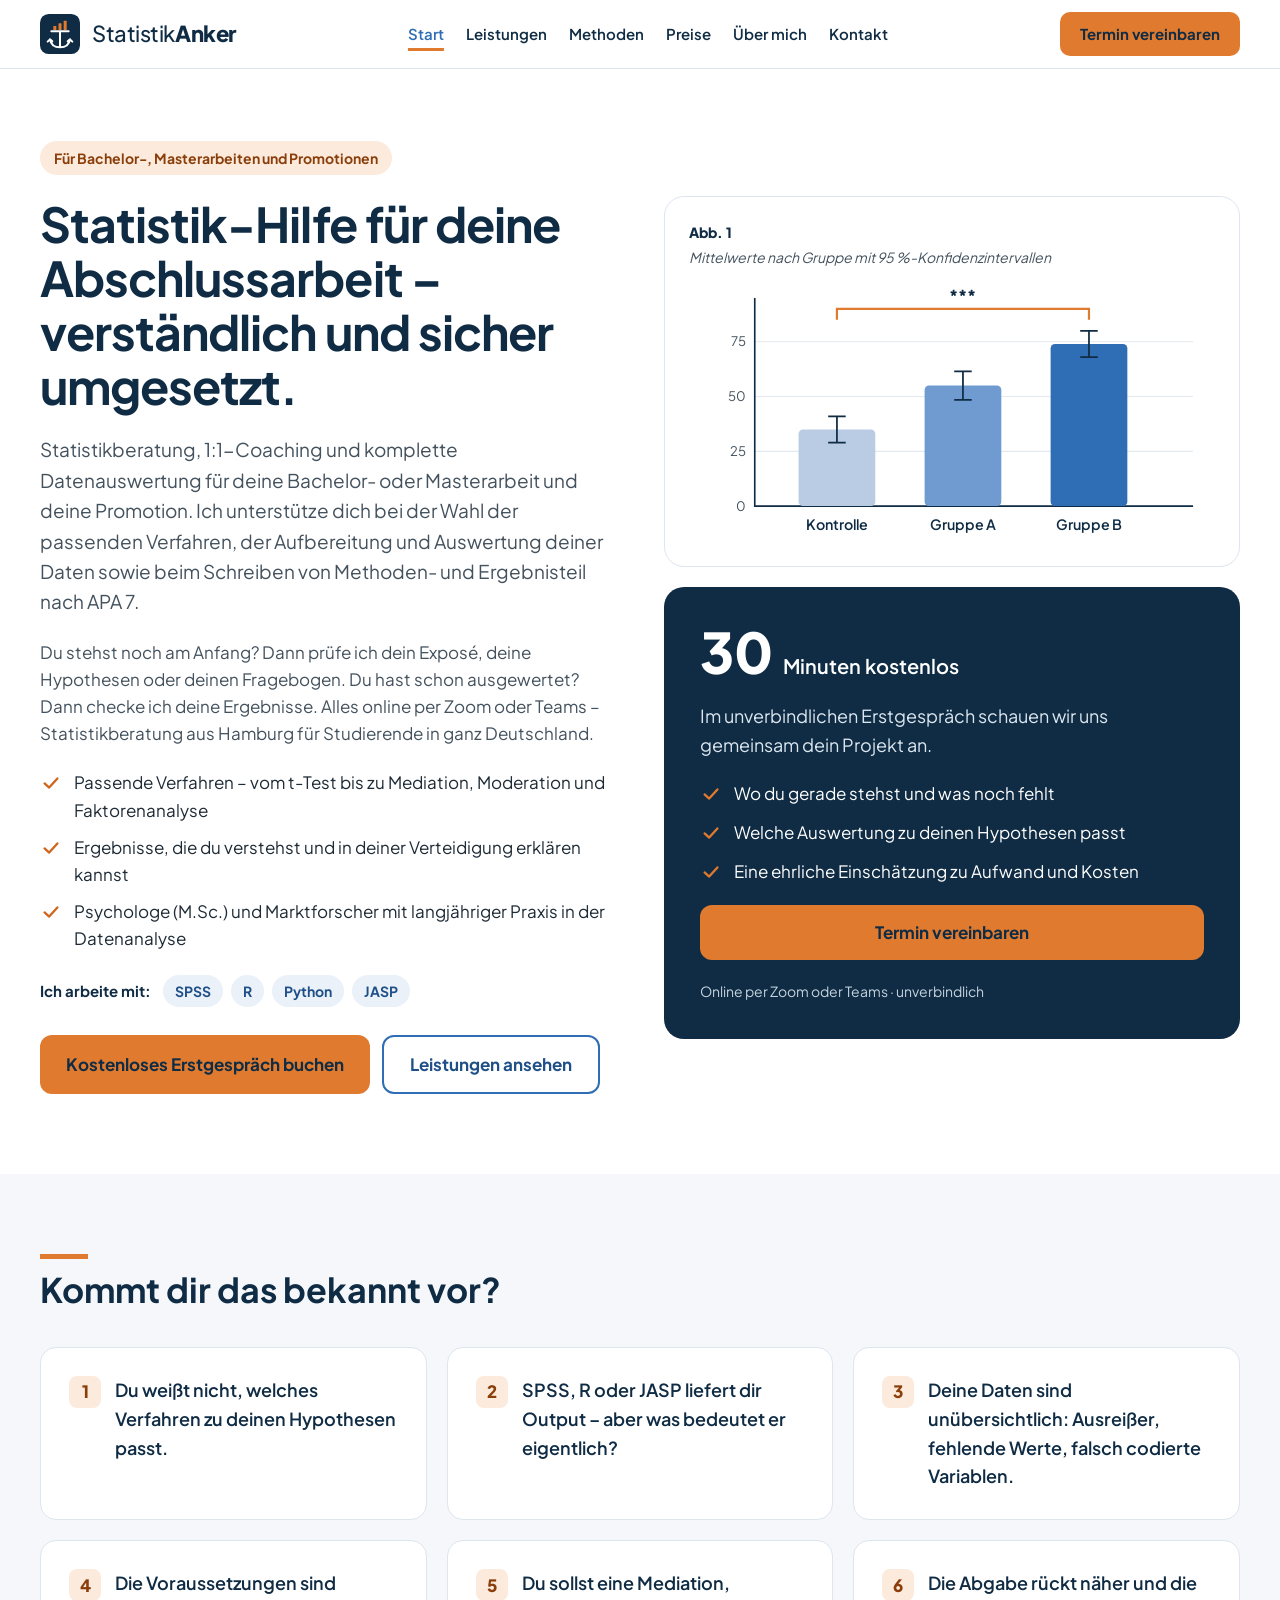
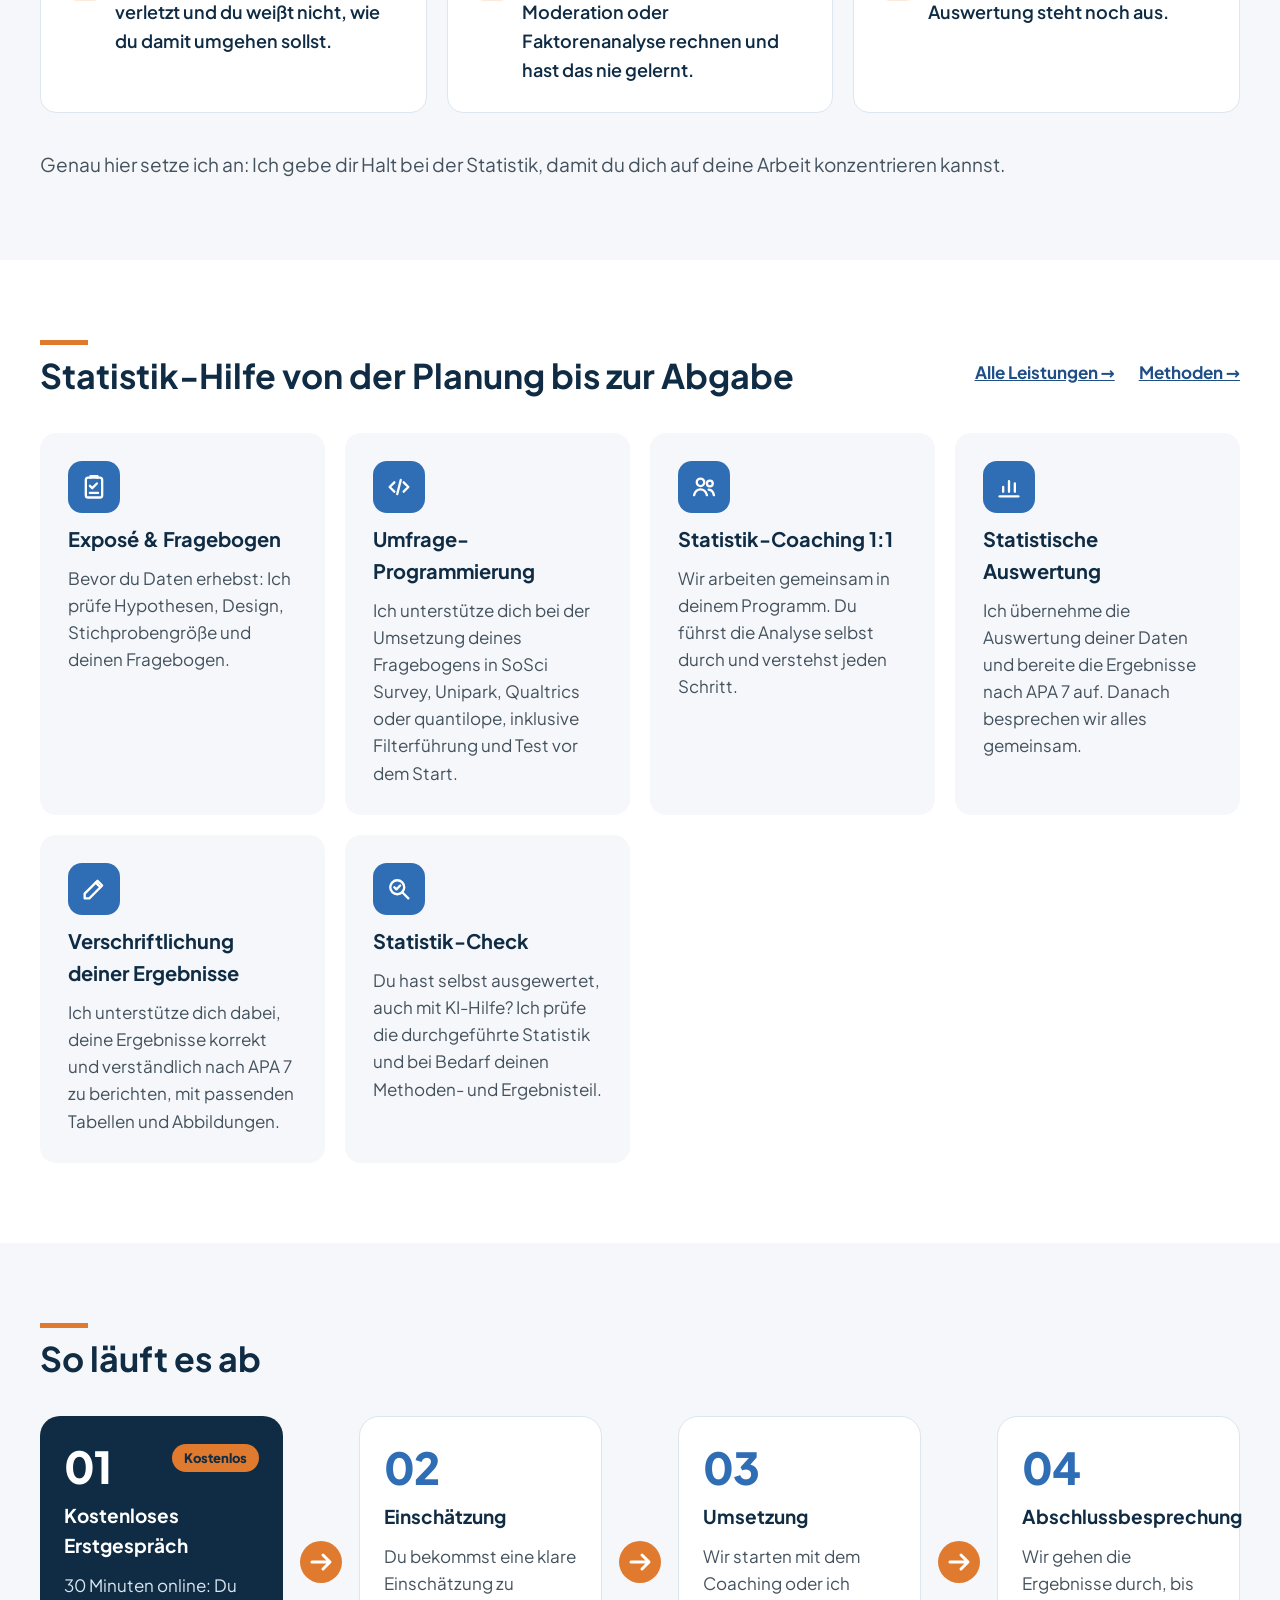
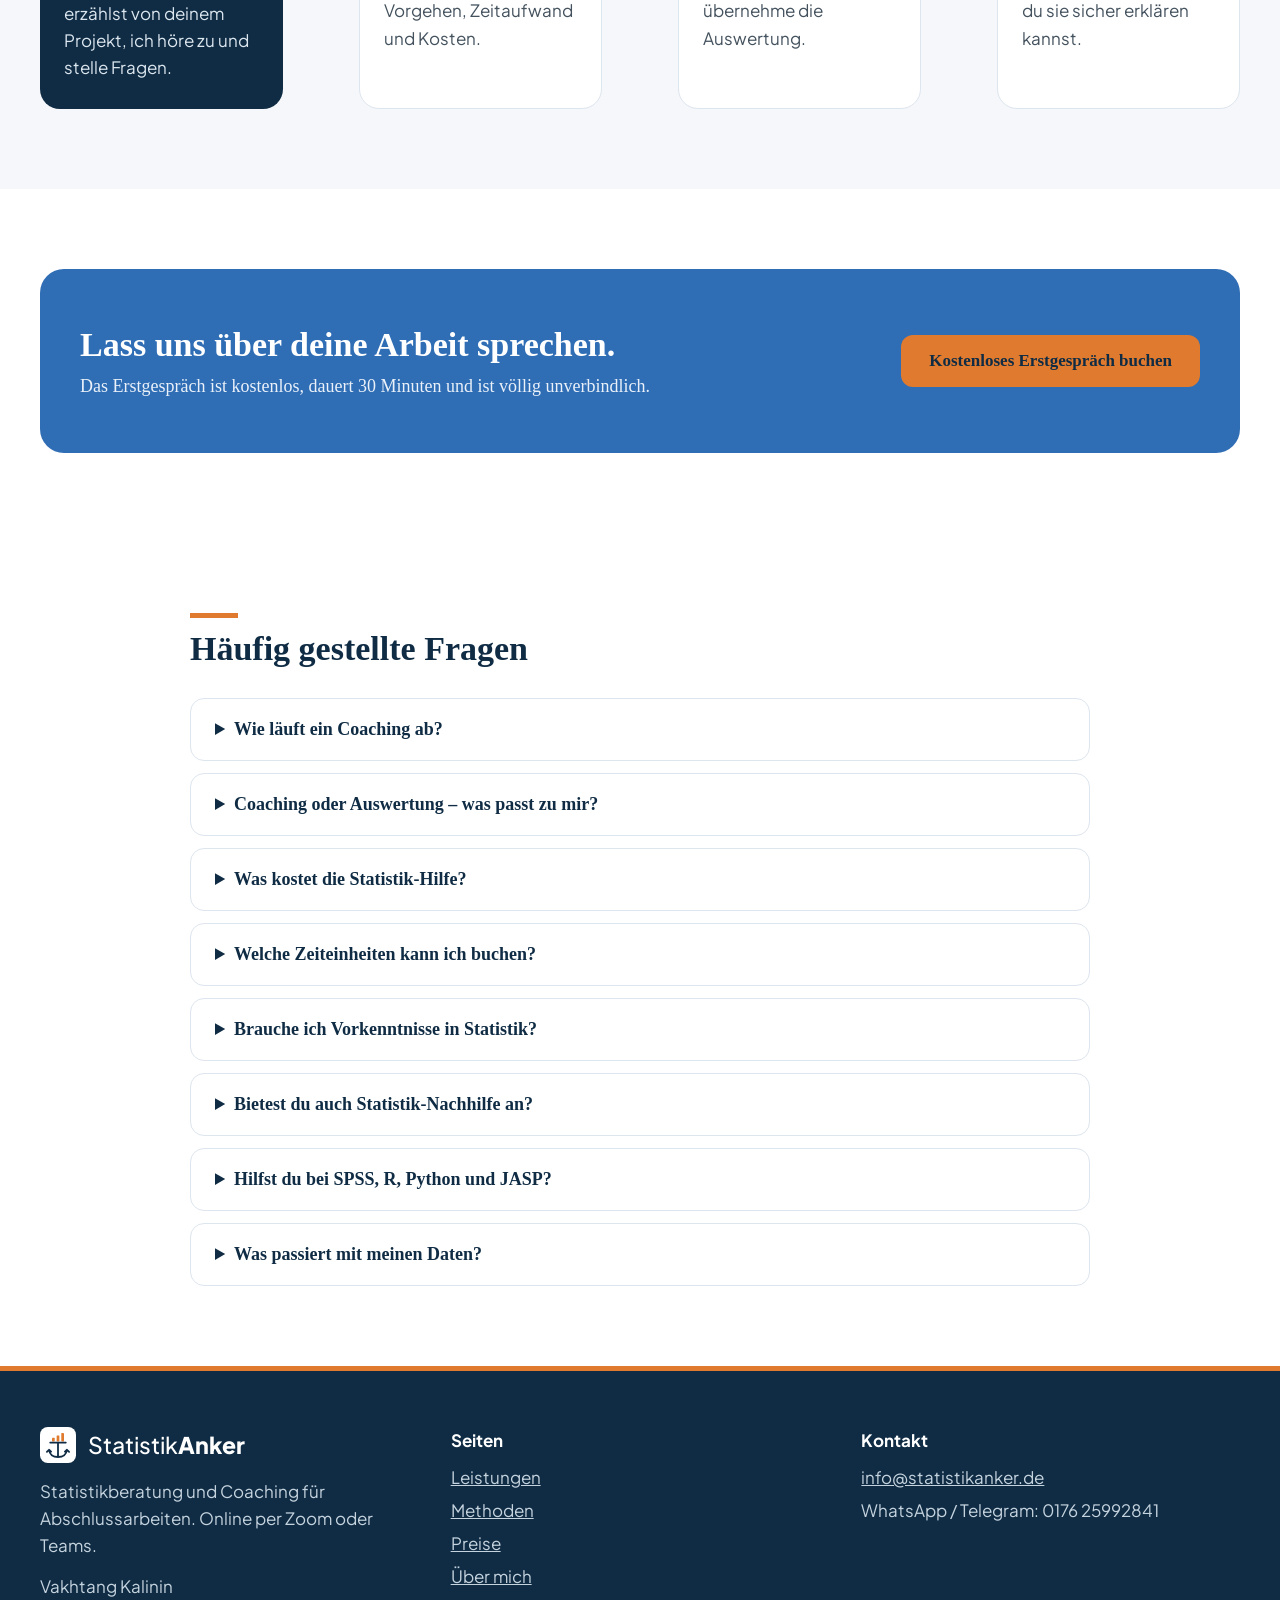
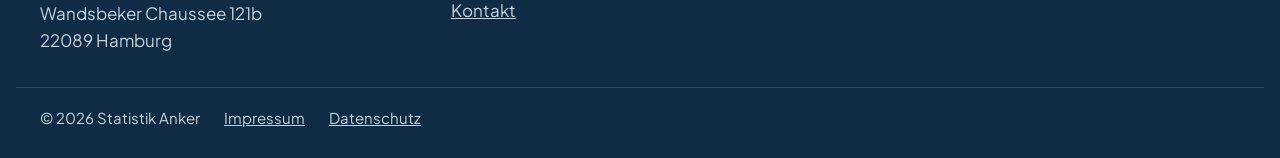
<file: index.html>
<!doctype html>
<html lang="de">
<head>
<meta charset="utf-8">
<meta name="viewport" content="width=device-width, initial-scale=1">
<title>Statistik-Hilfe für Bachelor- &amp; Masterarbeit | Statistik Anker</title>
<meta name="description" content="Statistik-Hilfe, Statistikberatung und Coaching für Bachelorarbeit, Masterarbeit und Dissertation. Auswertung in SPSS, R, Python oder JASP. Kostenloses Erstgespräch.">
<link rel="canonical" href="https://statistikanker.de/">
<meta property="og:type" content="website">
<meta property="og:title" content="Statistik-Hilfe für Bachelor- &amp; Masterarbeit | Statistik Anker">
<meta property="og:description" content="Statistik-Hilfe, Statistikberatung und Coaching für Bachelorarbeit, Masterarbeit und Dissertation. Auswertung in SPSS, R, Python oder JASP. Kostenloses Erstgespräch.">
<meta property="og:url" content="https://statistikanker.de/">
<meta property="og:locale" content="de_DE">
<link rel="icon" href="favicon.svg" type="image/svg+xml">
<link rel="stylesheet" href="fonts.css">
<style>
body{margin:0}
a{color:#2F6DB5}a:hover{color:#1F4F87}
.sa-steps{display:grid;grid-template-columns:minmax(0,1fr) 44px minmax(0,1fr) 44px minmax(0,1fr) 44px minmax(0,1fr);gap:16px;align-items:stretch}
.sa-arrow{align-self:center}
@media (max-width: 900px){.sa-steps{grid-template-columns:minmax(0,1fr)}.sa-arrow svg{transform:rotate(90deg)}}
li::marker{color:#E07A2E}

*:focus-visible{outline:3px solid #E07A2E;outline-offset:2px}
html{scroll-behavior:smooth}
@media (prefers-reduced-motion: reduce){html{scroll-behavior:auto}}
</style>
</head>
<body>
<div style="min-height: 100vh; background: #F5F7FA; color: #1E2B36; font-family: 'Plus Jakarta Sans', 'Segoe UI', system-ui, -apple-system, Arial, sans-serif; font-size: 17px; line-height: 1.6">

<header style="position: sticky; top: 0; z-index: 20; background: #FFFFFF; border-bottom: 1px solid #DDE5EE">
<div style="max-width: 1200px; margin: 0 auto; padding: 12px 24px; display: flex; flex-wrap: wrap; align-items: center; justify-content: space-between; gap: 12px 24px">
<a href="index.html" aria-label="Statistik Anker, zur Startseite" style="display: flex; align-items: center; gap: 12px; text-decoration: none">
<svg width="40" height="40" viewBox="0 0 120 120" fill="none" aria-hidden="true"><rect width="120" height="120" rx="26" fill="#0F2C44"></rect><rect x="40" y="36" width="9" height="12" rx="1.5" fill="#E07A2E"></rect><rect x="55.5" y="28" width="9" height="20" rx="1.5" fill="#E07A2E"></rect><rect x="71" y="20" width="9" height="28" rx="1.5" fill="#E07A2E"></rect><path d="M34 52 H86 M60 52 V98 M30 76 Q34 100 60 100 Q86 100 90 76 M23 83 L30 76 L37 82 M83 82 L90 76 L97 83" stroke="#FFFFFF" stroke-width="6" stroke-linecap="round" stroke-linejoin="round"></path></svg>
<span style="font-size: 22px; color: #0F2C44; letter-spacing: -0.02em"><span style="font-weight: 500">Statistik</span><span style="font-weight: 800">Anker</span></span>
</a>
<nav aria-label="Hauptmenü" style="display: flex; flex-wrap: wrap; gap: 4px 22px; font-size: 15px; font-weight: 600">
<a href="index.html" aria-current="page" style="color: #2F6DB5; text-decoration: underline; text-decoration-color: #E07A2E; text-decoration-thickness: 3px; text-underline-offset: 8px; padding: 10px 0">Start</a>
<a href="leistungen.html" style="color: #0F2C44; text-decoration: none; padding: 10px 0">Leistungen</a>
<a href="methoden.html" style="color: #0F2C44; text-decoration: none; padding: 10px 0">Methoden</a>
<a href="preise.html" style="color: #0F2C44; text-decoration: none; padding: 10px 0">Preise</a>
<a href="ueber-mich.html" style="color: #0F2C44; text-decoration: none; padding: 10px 0">Über mich</a>
<a href="kontakt.html" style="color: #0F2C44; text-decoration: none; padding: 10px 0">Kontakt</a>
</nav>
<a href="kontakt.html" style="display: inline-flex; align-items: center; min-height: 44px; box-sizing: border-box; padding: 10px 20px; border-radius: 10px; background: #E07A2E; color: #0F2C44; font-size: 15px; font-weight: 700; text-decoration: none">Termin vereinbaren</a>
</div>
</header>

<section style="background: #FFFFFF">
<div style="max-width: 1200px; margin: 0 auto; padding: 72px 24px 80px; display: grid; grid-template-columns: repeat(auto-fit, minmax(320px, 1fr)); gap: 48px; align-items: center">
<div style="display: flex; flex-direction: column; gap: 22px">
<div style="align-self: flex-start; padding: 6px 14px; border-radius: 999px; background: #FCEBDD; color: #8A3F0B; font-size: 14px; font-weight: 700">Für Bachelor-, Masterarbeiten und Promotionen</div>
<h1 style="margin: 0; font-size: 48px; line-height: 1.12; color: #0F2C44; letter-spacing: -0.02em">Statistik-Hilfe für deine Abschlussarbeit – verständlich und sicher umgesetzt.</h1>
<p style="margin: 0; font-size: 19px; color: #44525E">Statistikberatung, 1:1-Coaching und komplette Datenauswertung für deine Bachelor- oder Masterarbeit und deine Promotion. Ich unterstütze dich bei der Wahl der passenden Verfahren, der Aufbereitung und Auswertung deiner Daten sowie beim Schreiben von Methoden- und Ergebnisteil nach APA 7.</p>
<p style="margin: 0; color: #44525E">Du stehst noch am Anfang? Dann prüfe ich dein Exposé, deine Hypothesen oder deinen Fragebogen. Du hast schon ausgewertet? Dann checke ich deine Ergebnisse. Alles online per Zoom oder Teams – Statistikberatung aus Hamburg für Studierende in ganz Deutschland.</p>
<div style="display: flex; flex-direction: column; gap: 10px">
<div style="display: flex; gap: 12px; align-items: flex-start"><svg width="22" height="22" viewBox="0 0 24 24" fill="none" aria-hidden="true" style="flex: none; margin-top: 3px"><path d="M5 12.5 L10 17 L19 7" stroke="#D0661C" stroke-width="2.5" stroke-linecap="round" stroke-linejoin="round"></path></svg><span>Passende Verfahren – vom t-Test bis zu Mediation, Moderation und Faktorenanalyse</span></div>
<div style="display: flex; gap: 12px; align-items: flex-start"><svg width="22" height="22" viewBox="0 0 24 24" fill="none" aria-hidden="true" style="flex: none; margin-top: 3px"><path d="M5 12.5 L10 17 L19 7" stroke="#D0661C" stroke-width="2.5" stroke-linecap="round" stroke-linejoin="round"></path></svg><span>Ergebnisse, die du verstehst und in deiner Verteidigung erklären kannst</span></div>
<div style="display: flex; gap: 12px; align-items: flex-start"><svg width="22" height="22" viewBox="0 0 24 24" fill="none" aria-hidden="true" style="flex: none; margin-top: 3px"><path d="M5 12.5 L10 17 L19 7" stroke="#D0661C" stroke-width="2.5" stroke-linecap="round" stroke-linejoin="round"></path></svg><span>Psychologe (M.Sc.) und Marktforscher mit langjähriger Praxis in der Datenanalyse</span></div>
</div>
<div style="display: flex; flex-wrap: wrap; align-items: center; gap: 8px"><span style="font-size: 15px; font-weight: 700; color: #0F2C44; margin-right: 4px">Ich arbeite mit:</span><span style="padding: 5px 12px; border-radius: 999px; background: #EAF1F9; color: #1F4F87; font-weight: 700; font-size: 14px">SPSS</span><span style="padding: 5px 12px; border-radius: 999px; background: #EAF1F9; color: #1F4F87; font-weight: 700; font-size: 14px">R</span><span style="padding: 5px 12px; border-radius: 999px; background: #EAF1F9; color: #1F4F87; font-weight: 700; font-size: 14px">Python</span><span style="padding: 5px 12px; border-radius: 999px; background: #EAF1F9; color: #1F4F87; font-weight: 700; font-size: 14px">JASP</span></div>
<div style="display: flex; flex-wrap: wrap; gap: 12px; margin-top: 6px">
<a href="kontakt.html" style="display: inline-flex; align-items: center; min-height: 52px; box-sizing: border-box; padding: 14px 26px; border-radius: 12px; background: #E07A2E; color: #0F2C44; font-size: 17px; font-weight: 700; text-decoration: none">Kostenloses Erstgespräch buchen</a>
<a href="leistungen.html" style="display: inline-flex; align-items: center; min-height: 52px; box-sizing: border-box; padding: 14px 26px; border-radius: 12px; border: 2px solid #2F6DB5; color: #1F4F87; font-size: 17px; font-weight: 700; text-decoration: none">Leistungen ansehen</a>
</div>
</div>
<div style="display: flex; flex-direction: column; gap: 20px">
<figure style="margin: 0; background: #FFFFFF; border: 1px solid #DDE5EE; border-radius: 20px; padding: 24px 24px 16px; display: flex; flex-direction: column; gap: 8px">
<figcaption style="display: flex; flex-direction: column; gap: 2px"><span style="font-size: 14px; font-weight: 800; color: #0F2C44">Abb. 1</span><span style="font-size: 14px; font-style: italic; color: #44525E">Mittelwerte nach Gruppe mit 95 %-Konfidenzintervallen</span></figcaption>
<svg viewBox="0 0 480 250" width="100%" role="img" aria-label="Beispielhaftes Balkendiagramm mit drei Gruppen, Fehlerbalken und Signifikanzklammer" style="display: block; height: auto">
<path d="M60 60 H460 M60 110 H460 M60 160 H460" stroke="#E3E9F0" stroke-width="1"></path>
<path d="M60 20 V210 H460" stroke="#0F2C44" stroke-width="1.5" fill="none"></path>
<g font-family="Plus Jakarta Sans, Segoe UI, sans-serif" font-size="12" fill="#44525E" text-anchor="end"><text x="52" y="214">0</text><text x="52" y="164">25</text><text x="52" y="114">50</text><text x="52" y="64">75</text></g>
<rect x="100" y="140" width="70" height="70" rx="4" fill="#B9CCE4"></rect>
<rect x="215" y="100" width="70" height="110" rx="4" fill="#6F9BD1"></rect>
<rect x="330" y="62" width="70" height="148" rx="4" fill="#2F6DB5"></rect>
<path d="M135 128 V152 M127 128 H143 M127 152 H143 M250 87 V113 M242 87 H258 M242 113 H258 M365 50 V74 M357 50 H373 M357 74 H373" stroke="#0F2C44" stroke-width="1.6"></path>
<path d="M135 40 V30 H365 V40" stroke="#E07A2E" stroke-width="2" fill="none"></path>
<text x="250" y="24" text-anchor="middle" font-family="Plus Jakarta Sans, Segoe UI, sans-serif" font-size="15" font-weight="800" fill="#0F2C44">***</text>
<g font-family="Plus Jakarta Sans, Segoe UI, sans-serif" font-size="13" font-weight="600" fill="#0F2C44" text-anchor="middle"><text x="135" y="232">Kontrolle</text><text x="250" y="232">Gruppe A</text><text x="365" y="232">Gruppe B</text></g>
</svg>
</figure>
<div style="background: #0F2C44; color: #FFFFFF; border-radius: 20px; padding: 36px; display: flex; flex-direction: column; gap: 20px">
<div style="display: flex; align-items: baseline; gap: 10px; flex-wrap: wrap"><span style="font-size: 56px; font-weight: 800; line-height: 1">30</span><span style="font-size: 20px; font-weight: 600">Minuten kostenlos</span></div>
<p style="margin: 0; font-size: 18px; color: #DCE6EF">Im unverbindlichen Erstgespräch schauen wir uns gemeinsam dein Projekt an.</p>
<div style="display: flex; flex-direction: column; gap: 12px">
<div style="display: flex; gap: 12px; align-items: flex-start"><svg width="22" height="22" viewBox="0 0 24 24" fill="none" aria-hidden="true" style="flex: none; margin-top: 3px"><path d="M5 12.5 L10 17 L19 7" stroke="#E07A2E" stroke-width="2.5" stroke-linecap="round" stroke-linejoin="round"></path></svg><span>Wo du gerade stehst und was noch fehlt</span></div>
<div style="display: flex; gap: 12px; align-items: flex-start"><svg width="22" height="22" viewBox="0 0 24 24" fill="none" aria-hidden="true" style="flex: none; margin-top: 3px"><path d="M5 12.5 L10 17 L19 7" stroke="#E07A2E" stroke-width="2.5" stroke-linecap="round" stroke-linejoin="round"></path></svg><span>Welche Auswertung zu deinen Hypothesen passt</span></div>
<div style="display: flex; gap: 12px; align-items: flex-start"><svg width="22" height="22" viewBox="0 0 24 24" fill="none" aria-hidden="true" style="flex: none; margin-top: 3px"><path d="M5 12.5 L10 17 L19 7" stroke="#E07A2E" stroke-width="2.5" stroke-linecap="round" stroke-linejoin="round"></path></svg><span>Eine ehrliche Einschätzung zu Aufwand und Kosten</span></div>
</div>
<a href="kontakt.html" style="display: inline-flex; justify-content: center; align-items: center; min-height: 52px; box-sizing: border-box; padding: 14px 24px; border-radius: 12px; background: #E07A2E; color: #0F2C44; font-size: 17px; font-weight: 700; text-decoration: none">Termin vereinbaren</a>
<p style="margin: 0; font-size: 14px; color: #C5D3DE">Online per Zoom oder Teams · unverbindlich</p>
</div>
</div>
</div>
</section>

<section>
<div style="max-width: 1200px; margin: 0 auto; padding: 80px 24px; display: flex; flex-direction: column; gap: 36px">
<h2 style="margin: 0; padding-top: 16px; background: linear-gradient(#E07A2E, #E07A2E) left top / 48px 5px no-repeat; font-size: 34px; line-height: 1.2; color: #0F2C44">Kommt dir das bekannt vor?</h2>
<div style="display: grid; grid-template-columns: repeat(auto-fit, minmax(300px, 1fr)); gap: 20px">
<div style="background: #FFFFFF; border: 1px solid #DDE5EE; border-radius: 16px; padding: 28px; display: flex; gap: 14px; align-items: flex-start"><span style="flex: none; width: 32px; height: 32px; border-radius: 8px; background: #FCEBDD; color: #8A3F0B; font-weight: 800; display: flex; align-items: center; justify-content: center">1</span><p style="margin: 0; font-size: 18px; font-weight: 600; color: #0F2C44">Du weißt nicht, welches Verfahren zu deinen Hypothesen passt.</p></div>
<div style="background: #FFFFFF; border: 1px solid #DDE5EE; border-radius: 16px; padding: 28px; display: flex; gap: 14px; align-items: flex-start"><span style="flex: none; width: 32px; height: 32px; border-radius: 8px; background: #FCEBDD; color: #8A3F0B; font-weight: 800; display: flex; align-items: center; justify-content: center">2</span><p style="margin: 0; font-size: 18px; font-weight: 600; color: #0F2C44">SPSS, R oder JASP liefert dir Output – aber was bedeutet er eigentlich?</p></div>
<div style="background: #FFFFFF; border: 1px solid #DDE5EE; border-radius: 16px; padding: 28px; display: flex; gap: 14px; align-items: flex-start"><span style="flex: none; width: 32px; height: 32px; border-radius: 8px; background: #FCEBDD; color: #8A3F0B; font-weight: 800; display: flex; align-items: center; justify-content: center">3</span><p style="margin: 0; font-size: 18px; font-weight: 600; color: #0F2C44">Deine Daten sind unübersichtlich: Ausreißer, fehlende Werte, falsch codierte Variablen.</p></div>
<div style="background: #FFFFFF; border: 1px solid #DDE5EE; border-radius: 16px; padding: 28px; display: flex; gap: 14px; align-items: flex-start"><span style="flex: none; width: 32px; height: 32px; border-radius: 8px; background: #FCEBDD; color: #8A3F0B; font-weight: 800; display: flex; align-items: center; justify-content: center">4</span><p style="margin: 0; font-size: 18px; font-weight: 600; color: #0F2C44">Die Voraussetzungen sind verletzt und du weißt nicht, wie du damit umgehen sollst.</p></div>
<div style="background: #FFFFFF; border: 1px solid #DDE5EE; border-radius: 16px; padding: 28px; display: flex; gap: 14px; align-items: flex-start"><span style="flex: none; width: 32px; height: 32px; border-radius: 8px; background: #FCEBDD; color: #8A3F0B; font-weight: 800; display: flex; align-items: center; justify-content: center">5</span><p style="margin: 0; font-size: 18px; font-weight: 600; color: #0F2C44">Du sollst eine Mediation, Moderation oder Faktorenanalyse rechnen und hast das nie gelernt.</p></div>
<div style="background: #FFFFFF; border: 1px solid #DDE5EE; border-radius: 16px; padding: 28px; display: flex; gap: 14px; align-items: flex-start"><span style="flex: none; width: 32px; height: 32px; border-radius: 8px; background: #FCEBDD; color: #8A3F0B; font-weight: 800; display: flex; align-items: center; justify-content: center">6</span><p style="margin: 0; font-size: 18px; font-weight: 600; color: #0F2C44">Die Abgabe rückt näher und die Auswertung steht noch aus.</p></div>
</div>

<p style="margin: 0; font-size: 19px; color: #44525E">Genau hier setze ich an: Ich gebe dir Halt bei der Statistik, damit du dich auf deine Arbeit konzentrieren kannst.</p>
</div>
</section>

<section style="background: #FFFFFF">
<div style="max-width: 1200px; margin: 0 auto; padding: 80px 24px; display: flex; flex-direction: column; gap: 36px">
<div style="display: flex; flex-wrap: wrap; justify-content: space-between; align-items: flex-end; gap: 16px">
<h2 style="margin: 0; padding-top: 16px; background: linear-gradient(#E07A2E, #E07A2E) left top / 48px 5px no-repeat; font-size: 34px; line-height: 1.2; color: #0F2C44">Statistik-Hilfe von der Planung bis zur Abgabe</h2>
<div style="display: flex; flex-wrap: wrap; gap: 8px 24px"><a href="leistungen.html" style="font-weight: 700; color: #1F4F87; padding: 10px 0">Alle Leistungen →</a><a href="methoden.html" style="font-weight: 700; color: #1F4F87; padding: 10px 0">Methoden →</a></div>
</div>
<div style="display: grid; grid-template-columns: repeat(auto-fit, minmax(250px, 1fr)); gap: 20px">
<div style="background: #F5F7FA; border-radius: 16px; padding: 28px; display: flex; flex-direction: column; gap: 10px"><div style="width: 52px; height: 52px; border-radius: 14px; background: #2F6DB5; display: flex; align-items: center; justify-content: center"><svg width="28" height="28" viewBox="0 0 24 24" fill="none" stroke="#FFFFFF" stroke-width="2" stroke-linecap="round" stroke-linejoin="round" aria-hidden="true"><rect x="5" y="4" width="14" height="17" rx="2"></rect><path d="M9 4V2.8h6V4"></path><path d="M8.5 11l2 2 4-4"></path><path d="M8.5 17h7"></path></svg></div><h3 style="margin: 0; font-size: 20px; color: #0F2C44">Exposé &amp; Fragebogen</h3><p style="margin: 0; color: #44525E">Bevor du Daten erhebst: Ich prüfe Hypothesen, Design, Stichprobengröße und deinen Fragebogen.</p></div>
<div style="background: #F5F7FA; border-radius: 16px; padding: 28px; display: flex; flex-direction: column; gap: 10px"><div style="width: 52px; height: 52px; border-radius: 14px; background: #2F6DB5; display: flex; align-items: center; justify-content: center"><svg width="28" height="28" viewBox="0 0 24 24" fill="none" stroke="#FFFFFF" stroke-width="2" stroke-linecap="round" stroke-linejoin="round" aria-hidden="true"><path d="M8 8l-4 4 4 4M16 8l4 4-4 4M13.5 6l-3 12"></path></svg></div><h3 style="margin: 0; font-size: 20px; color: #0F2C44">Umfrage-Programmierung</h3><p style="margin: 0; color: #44525E">Ich unterstütze dich bei der Umsetzung deines Fragebogens in SoSci Survey, Unipark, Qualtrics oder quantilope, inklusive Filterführung und Test vor dem Start.</p></div>
<div style="background: #F5F7FA; border-radius: 16px; padding: 28px; display: flex; flex-direction: column; gap: 10px"><div style="width: 52px; height: 52px; border-radius: 14px; background: #2F6DB5; display: flex; align-items: center; justify-content: center"><svg width="28" height="28" viewBox="0 0 24 24" fill="none" stroke="#FFFFFF" stroke-width="2" stroke-linecap="round" stroke-linejoin="round" aria-hidden="true"><circle cx="9" cy="8" r="3.2"></circle><path d="M3.5 19c.8-3.2 3-5 5.5-5s4.7 1.8 5.5 5"></path><circle cx="17" cy="9" r="2.5"></circle><path d="M16 14.2c2.3.2 3.9 1.8 4.5 4.8"></path></svg></div><h3 style="margin: 0; font-size: 20px; color: #0F2C44">Statistik-Coaching 1:1</h3><p style="margin: 0; color: #44525E">Wir arbeiten gemeinsam in deinem Programm. Du führst die Analyse selbst durch und verstehst jeden Schritt.</p></div>
<div style="background: #F5F7FA; border-radius: 16px; padding: 28px; display: flex; flex-direction: column; gap: 10px"><div style="width: 52px; height: 52px; border-radius: 14px; background: #2F6DB5; display: flex; align-items: center; justify-content: center"><svg width="28" height="28" viewBox="0 0 24 24" fill="none" stroke="#FFFFFF" stroke-width="2" stroke-linecap="round" stroke-linejoin="round" aria-hidden="true"><path d="M4 20h16"></path><path d="M7 16v-4M12 16V7M17 16V9"></path></svg></div><h3 style="margin: 0; font-size: 20px; color: #0F2C44">Statistische Auswertung</h3><p style="margin: 0; color: #44525E">Ich übernehme die Auswertung deiner Daten und bereite die Ergebnisse nach APA 7 auf. Danach besprechen wir alles gemeinsam.</p></div>
<div style="background: #F5F7FA; border-radius: 16px; padding: 28px; display: flex; flex-direction: column; gap: 10px"><div style="width: 52px; height: 52px; border-radius: 14px; background: #2F6DB5; display: flex; align-items: center; justify-content: center"><svg width="28" height="28" viewBox="0 0 24 24" fill="none" stroke="#FFFFFF" stroke-width="2" stroke-linecap="round" stroke-linejoin="round" aria-hidden="true"><path d="M4 20h4L19 9l-4-4L4 16v4z"></path><path d="M13.5 6.5l4 4"></path></svg></div><h3 style="margin: 0; font-size: 20px; color: #0F2C44">Verschriftlichung deiner Ergebnisse</h3><p style="margin: 0; color: #44525E">Ich unterstütze dich dabei, deine Ergebnisse korrekt und verständlich nach APA 7 zu berichten, mit passenden Tabellen und Abbildungen.</p></div>
<div style="background: #F5F7FA; border-radius: 16px; padding: 28px; display: flex; flex-direction: column; gap: 10px"><div style="width: 52px; height: 52px; border-radius: 14px; background: #2F6DB5; display: flex; align-items: center; justify-content: center"><svg width="28" height="28" viewBox="0 0 24 24" fill="none" stroke="#FFFFFF" stroke-width="2" stroke-linecap="round" stroke-linejoin="round" aria-hidden="true"><circle cx="10.5" cy="10.5" r="6"></circle><path d="M15 15l5 5"></path><path d="M8 10.5l1.8 1.8 3.2-3.3"></path></svg></div><h3 style="margin: 0; font-size: 20px; color: #0F2C44">Statistik-Check</h3><p style="margin: 0; color: #44525E">Du hast selbst ausgewertet, auch mit KI-Hilfe? Ich prüfe die durchgeführte Statistik und bei Bedarf deinen Methoden- und Ergebnisteil.</p></div>
</div>
</div>
</section>

<section>
<div style="max-width: 1200px; margin: 0 auto; padding: 80px 24px; display: flex; flex-direction: column; gap: 36px">
<h2 style="margin: 0; padding-top: 16px; background: linear-gradient(#E07A2E, #E07A2E) left top / 48px 5px no-repeat; font-size: 34px; line-height: 1.2; color: #0F2C44">So läuft es ab</h2>
<div class="sa-steps">
<div style="background: #0F2C44; border-radius: 20px; padding: 28px 24px; display: flex; flex-direction: column; gap: 12px; height: 100%; box-sizing: border-box"><div style="display: flex; justify-content: space-between; align-items: center; gap: 8px"><span style="font-size: 44px; font-weight: 800; line-height: 1; color: #FFFFFF; letter-spacing: -0.03em">01</span><span style="align-self: flex-start; padding: 4px 12px; border-radius: 999px; background: #E07A2E; color: #0F2C44; font-size: 13px; font-weight: 800">Kostenlos</span></div><h3 style="margin: 0; font-size: 19px; color: #FFFFFF">Kostenloses Erstgespräch</h3><p style="margin: 0; color: #DCE6EF">30 Minuten online: Du erzählst von deinem Projekt, ich höre zu und stelle Fragen.</p></div>
<div class="sa-arrow" aria-hidden="true" style="display: flex; align-items: center; justify-content: center"><svg width="44" height="44" viewBox="0 0 44 44" fill="none"><circle cx="22" cy="22" r="21" fill="#E07A2E"></circle><path d="M13 22 H30 M24 15 L31 22 L24 29" stroke="#FFFFFF" stroke-width="3" stroke-linecap="round" stroke-linejoin="round"></path></svg></div>
<div style="background: #FFFFFF; border: 1px solid #DDE5EE; border-radius: 20px; padding: 28px 24px; display: flex; flex-direction: column; gap: 12px; height: 100%; box-sizing: border-box"><div style="display: flex; justify-content: space-between; align-items: center; gap: 8px"><span style="font-size: 44px; font-weight: 800; line-height: 1; color: #2F6DB5; letter-spacing: -0.03em">02</span></div><h3 style="margin: 0; font-size: 19px; color: #0F2C44">Einschätzung</h3><p style="margin: 0; color: #44525E">Du bekommst eine klare Einschätzung zu Vorgehen, Zeitaufwand und Kosten.</p></div>
<div class="sa-arrow" aria-hidden="true" style="display: flex; align-items: center; justify-content: center"><svg width="44" height="44" viewBox="0 0 44 44" fill="none"><circle cx="22" cy="22" r="21" fill="#E07A2E"></circle><path d="M13 22 H30 M24 15 L31 22 L24 29" stroke="#FFFFFF" stroke-width="3" stroke-linecap="round" stroke-linejoin="round"></path></svg></div>
<div style="background: #FFFFFF; border: 1px solid #DDE5EE; border-radius: 20px; padding: 28px 24px; display: flex; flex-direction: column; gap: 12px; height: 100%; box-sizing: border-box"><div style="display: flex; justify-content: space-between; align-items: center; gap: 8px"><span style="font-size: 44px; font-weight: 800; line-height: 1; color: #2F6DB5; letter-spacing: -0.03em">03</span></div><h3 style="margin: 0; font-size: 19px; color: #0F2C44">Umsetzung</h3><p style="margin: 0; color: #44525E">Wir starten mit dem Coaching oder ich übernehme die Auswertung.</p></div>
<div class="sa-arrow" aria-hidden="true" style="display: flex; align-items: center; justify-content: center"><svg width="44" height="44" viewBox="0 0 44 44" fill="none"><circle cx="22" cy="22" r="21" fill="#E07A2E"></circle><path d="M13 22 H30 M24 15 L31 22 L24 29" stroke="#FFFFFF" stroke-width="3" stroke-linecap="round" stroke-linejoin="round"></path></svg></div>
<div style="background: #FFFFFF; border: 1px solid #DDE5EE; border-radius: 20px; padding: 28px 24px; display: flex; flex-direction: column; gap: 12px; height: 100%; box-sizing: border-box"><div style="display: flex; justify-content: space-between; align-items: center; gap: 8px"><span style="font-size: 44px; font-weight: 800; line-height: 1; color: #2F6DB5; letter-spacing: -0.03em">04</span></div><h3 style="margin: 0; font-size: 19px; color: #0F2C44">Abschlussbesprechung</h3><p style="margin: 0; color: #44525E">Wir gehen die Ergebnisse durch, bis du sie sicher erklären kannst.</p></div>
</div>
</div>
</div>
</section>


<section>
<div style="max-width: 1200px; margin: 0 auto; padding: 80px 24px">
<div style="background: #2F6DB5; border-radius: 24px; padding: 56px 40px; display: flex; flex-wrap: wrap; justify-content: space-between; align-items: center; gap: 28px">
<div style="display: flex; flex-direction: column; gap: 10px; max-width: 640px">
<h2 style="margin: 0; font-size: 34px; line-height: 1.2; color: #FFFFFF">Lass uns über deine Arbeit sprechen.</h2>
<p style="margin: 0; font-size: 18px; color: #EAF1F9">Das Erstgespräch ist kostenlos, dauert 30 Minuten und ist völlig unverbindlich.</p>
</div>
<a href="kontakt.html" style="display: inline-flex; align-items: center; min-height: 52px; box-sizing: border-box; padding: 14px 28px; border-radius: 12px; background: #E07A2E; color: #0F2C44; font-size: 17px; font-weight: 700; text-decoration: none">Kostenloses Erstgespräch buchen</a>
</div>
</div>
</section>

<section style="background: #FFFFFF">
<div style="max-width: 900px; margin: 0 auto; padding: 80px 24px; display: flex; flex-direction: column; gap: 28px">
<h2 style="margin: 0; padding-top: 16px; background: linear-gradient(#E07A2E, #E07A2E) left top / 48px 5px no-repeat; font-size: 34px; line-height: 1.2; color: #0F2C44">Häufig gestellte Fragen</h2>
<div style="display: flex; flex-direction: column; gap: 12px">
<details style="background: #FFFFFF; border: 1px solid #DDE5EE; border-radius: 14px; padding: 20px 24px"><summary style="cursor: pointer; font-size: 18px; font-weight: 700; color: #0F2C44">Wie läuft ein Coaching ab?</summary><p style="margin: 14px 0 0; color: #44525E">Wir treffen uns online über Zoom oder Teams. Du teilst deinen Bildschirm, und wir arbeiten direkt in deinem Statistikprogramm an deinen Daten. Zwischen den Terminen kannst du selbstständig weiterarbeiten.</p></details>
<details style="background: #FFFFFF; border: 1px solid #DDE5EE; border-radius: 14px; padding: 20px 24px"><summary style="cursor: pointer; font-size: 18px; font-weight: 700; color: #0F2C44">Coaching oder Auswertung – was passt zu mir?</summary><p style="margin: 14px 0 0; color: #44525E">Coaching passt, wenn du die Analyse selbst durchführen und verstehen möchtest. Die Auswertung passt, wenn die Zeit knapp ist, und sie ist in der Regel auch die günstigere Variante: Ich komme allein schneller ans Ziel als im gemeinsamen Schritt-für-Schritt-Coaching, dadurch fallen weniger Stunden an. Auch dann besprechen wir die Ergebnisse gemeinsam, damit du sie erklären kannst. Was sinnvoll ist, klären wir im kostenlosen Erstgespräch.</p></details>
<details style="background: #FFFFFF; border: 1px solid #DDE5EE; border-radius: 14px; padding: 20px 24px"><summary style="cursor: pointer; font-size: 18px; font-weight: 700; color: #0F2C44">Was kostet die Statistik-Hilfe?</summary><p style="margin: 14px 0 0; color: #44525E">Unter 5 Stunden kostet eine Stunde 40 €. Ab insgesamt 5 Stunden zahlst du 37,50 €, ab 10 Stunden 35 € pro Stunde, jeweils rückwirkend für alle Stunden. Alle Preise inklusive 19 % MwSt. Vor dem Start bekommst du eine Einschätzung des voraussichtlichen Aufwands.</p></details>
<details style="background: #FFFFFF; border: 1px solid #DDE5EE; border-radius: 14px; padding: 20px 24px"><summary style="cursor: pointer; font-size: 18px; font-weight: 700; color: #0F2C44">Welche Zeiteinheiten kann ich buchen?</summary><p style="margin: 14px 0 0; color: #44525E">Termine gibt es mit 30, 60, 90 oder 120 Minuten. Brauchen wir länger oder kürzer als gebucht, wird im 15-Minuten-Takt abgerechnet. So zahlst du nur die Zeit, die wir tatsächlich brauchen.</p></details>
<details style="background: #FFFFFF; border: 1px solid #DDE5EE; border-radius: 14px; padding: 20px 24px"><summary style="cursor: pointer; font-size: 18px; font-weight: 700; color: #0F2C44">Brauche ich Vorkenntnisse in Statistik?</summary><p style="margin: 14px 0 0; color: #44525E">Nein. Ich hole dich da ab, wo du stehst, und erkläre die Grundlagen so weit, wie du sie für deine Arbeit brauchst.</p></details>
<details style="background: #FFFFFF; border: 1px solid #DDE5EE; border-radius: 14px; padding: 20px 24px"><summary style="cursor: pointer; font-size: 18px; font-weight: 700; color: #0F2C44">Bietest du auch Statistik-Nachhilfe an?</summary><p style="margin: 14px 0 0; color: #44525E">Ja. Das 1:1-Coaching ist im Grunde Statistik-Nachhilfe, aber gezielt auf deine Abschlussarbeit zugeschnitten: Wir arbeiten an deinen eigenen Daten und Hypothesen statt an Übungsaufgaben.</p></details>
<details style="background: #FFFFFF; border: 1px solid #DDE5EE; border-radius: 14px; padding: 20px 24px"><summary style="cursor: pointer; font-size: 18px; font-weight: 700; color: #0F2C44">Hilfst du bei SPSS, R, Python und JASP?</summary><p style="margin: 14px 0 0; color: #44525E">Ja. Ich arbeite mit allen vier Programmen und richte mich nach dem, was deine Hochschule oder deine Betreuung vorgibt. Wenn du noch frei wählen kannst, empfehle ich dir im Erstgespräch das passende Programm.</p></details>
<details style="background: #FFFFFF; border: 1px solid #DDE5EE; border-radius: 14px; padding: 20px 24px"><summary style="cursor: pointer; font-size: 18px; font-weight: 700; color: #0F2C44">Was passiert mit meinen Daten?</summary><p style="margin: 14px 0 0; color: #44525E">Deine Daten werden vertraulich behandelt, nur für dein Projekt verwendet und nach Abschluss der Zusammenarbeit gelöscht.</p></details>
</div>
</div>
</section>

<footer style="background: #0F2C44; color: #FFFFFF; border-top: 5px solid #E07A2E; font-family: 'Plus Jakarta Sans', 'Segoe UI', system-ui, -apple-system, Arial, sans-serif; font-size: 17px; line-height: 1.6">
<div style="max-width: 1200px; margin: 0 auto; padding: 56px 24px 32px; display: grid; grid-template-columns: repeat(auto-fit, minmax(220px, 1fr)); gap: 32px">
<div style="display: flex; flex-direction: column; gap: 14px">
<div style="display: flex; align-items: center; gap: 12px"><svg width="36" height="36" viewBox="0 0 120 120" fill="none" aria-hidden="true"><rect width="120" height="120" rx="26" fill="#FFFFFF"></rect><rect x="40" y="36" width="9" height="12" rx="1.5" fill="#E07A2E"></rect><rect x="55.5" y="28" width="9" height="20" rx="1.5" fill="#E07A2E"></rect><rect x="71" y="20" width="9" height="28" rx="1.5" fill="#E07A2E"></rect><path d="M34 52 H86 M60 52 V98 M30 76 Q34 100 60 100 Q86 100 90 76 M23 83 L30 76 L37 82 M83 82 L90 76 L97 83" stroke="#0F2C44" stroke-width="6" stroke-linecap="round" stroke-linejoin="round"></path></svg><span style="font-size: 23px"><span style="font-weight: 500">Statistik</span><span style="font-weight: 800">Anker</span></span></div>
<p style="margin: 0; font-size: 17px; color: #C5D3DE">Statistikberatung und Coaching für Abschlussarbeiten. Online per Zoom oder Teams.</p>
<p style="margin: 0; font-size: 17px; color: #C5D3DE">Vakhtang Kalinin<br>Wandsbeker Chaussee 121b<br>22089 Hamburg</p>
</div>
<div style="display: flex; flex-direction: column; gap: 6px; font-size: 17px">
<div style="font-weight: 700; margin-bottom: 4px">Seiten</div>
<a href="leistungen.html" style="color: #C5D3DE">Leistungen</a>
<a href="methoden.html" style="color: #C5D3DE">Methoden</a>
<a href="preise.html" style="color: #C5D3DE">Preise</a>
<a href="ueber-mich.html" style="color: #C5D3DE">Über mich</a>
<a href="kontakt.html" style="color: #C5D3DE">Kontakt</a>
</div>
<div style="display: flex; flex-direction: column; gap: 6px; font-size: 17px">
<div style="font-weight: 700; margin-bottom: 4px">Kontakt</div>
<a href="mailto:info@statistikanker.de" style="color: #C5D3DE">info@statistikanker.de</a>
<span style="color: #C5D3DE">WhatsApp / Telegram: 0176 25992841</span>
</div>
</div>
<div style="max-width: 1200px; margin: 0 auto; padding: 18px 24px 28px; border-top: 1px solid #2A4A66; display: flex; flex-wrap: wrap; gap: 8px 24px; font-size: 15px; color: #C5D3DE">
<span>© 2026 Statistik Anker</span>
<a href="impressum.html" style="color: #C5D3DE">Impressum</a>
<a href="datenschutz.html" style="color: #C5D3DE">Datenschutz</a>
</div>
</footer>

</div>

</body>
</html>
</file>
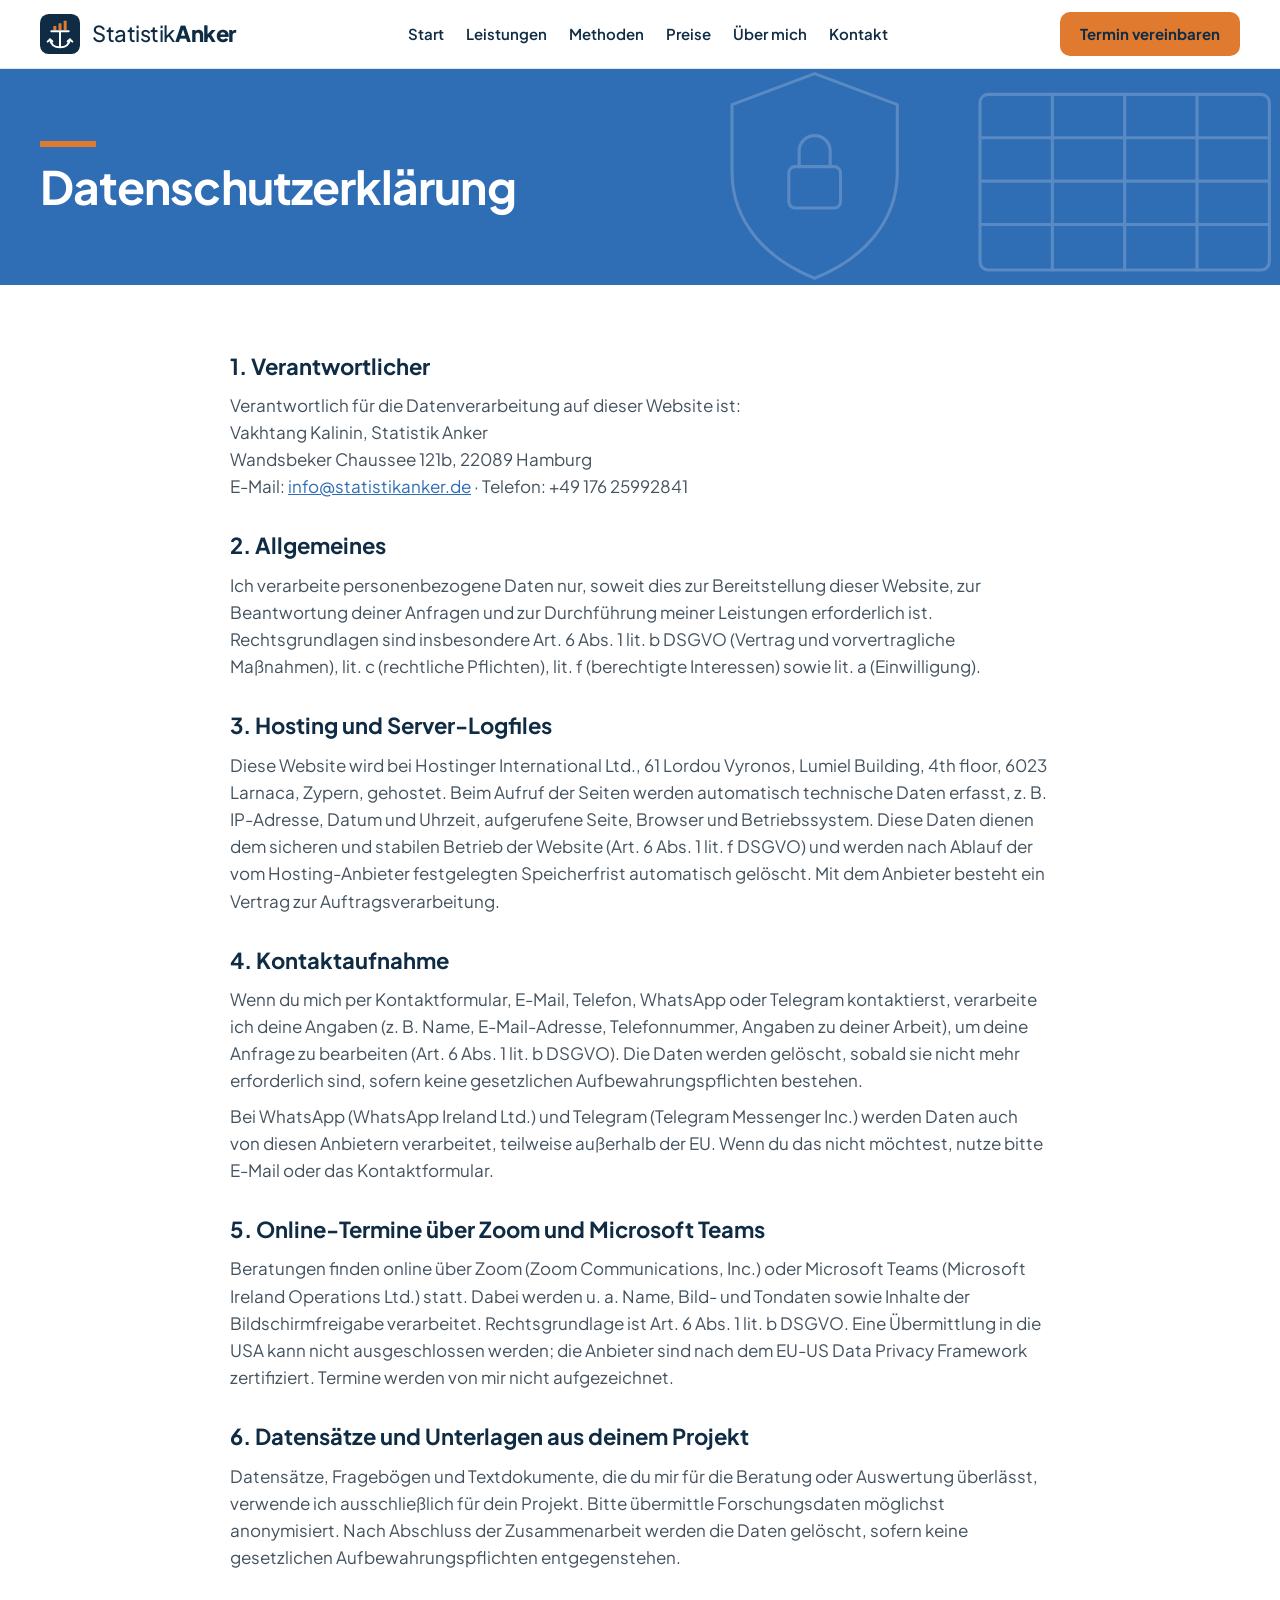
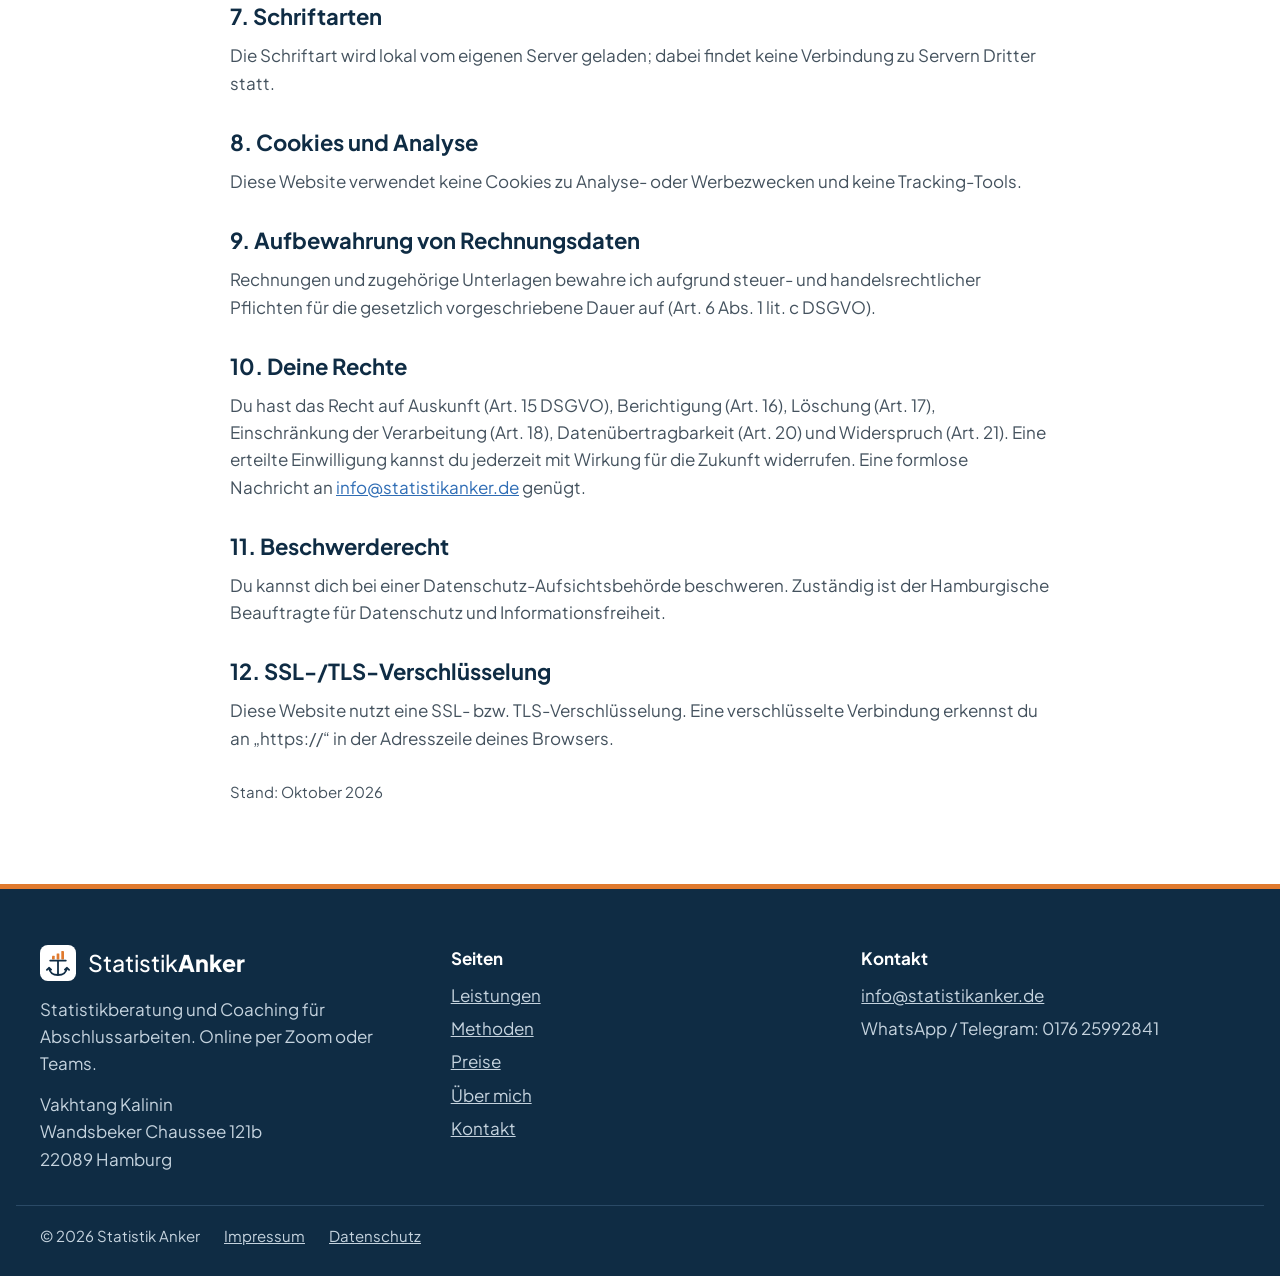
<file: datenschutz.html>
<!doctype html>
<html lang="de">
<head>
<meta charset="utf-8">
<meta name="viewport" content="width=device-width, initial-scale=1">
<title>Datenschutzerklärung | Statistik Anker</title>
<meta name="description" content="Datenschutzerklärung von Statistik Anker – Statistikberatung.">
<link rel="canonical" href="https://statistikanker.de/datenschutz.html">
<meta property="og:type" content="website">
<meta property="og:title" content="Datenschutzerklärung | Statistik Anker">
<meta property="og:description" content="Datenschutzerklärung von Statistik Anker – Statistikberatung.">
<meta property="og:url" content="https://statistikanker.de/datenschutz.html">
<meta property="og:locale" content="de_DE">
<link rel="icon" href="favicon.svg" type="image/svg+xml">
<link rel="stylesheet" href="fonts.css">
<style>
body{margin:0}
a{color:#2F6DB5}a:hover{color:#1F4F87}
li::marker{color:#E07A2E}

*:focus-visible{outline:3px solid #E07A2E;outline-offset:2px}
html{scroll-behavior:smooth}
@media (prefers-reduced-motion: reduce){html{scroll-behavior:auto}}
</style>
</head>
<body>
<div style="min-height: 100vh; background: #F5F7FA; color: #1E2B36; font-family: 'Plus Jakarta Sans', 'Segoe UI', system-ui, -apple-system, Arial, sans-serif; font-size: 17px; line-height: 1.6">

<header style="position: sticky; top: 0; z-index: 20; background: #FFFFFF; border-bottom: 1px solid #DDE5EE">
<div style="max-width: 1200px; margin: 0 auto; padding: 12px 24px; display: flex; flex-wrap: wrap; align-items: center; justify-content: space-between; gap: 12px 24px">
<a href="index.html" aria-label="Statistik Anker, zur Startseite" style="display: flex; align-items: center; gap: 12px; text-decoration: none">
<svg width="40" height="40" viewBox="0 0 120 120" fill="none" aria-hidden="true"><rect width="120" height="120" rx="26" fill="#0F2C44"></rect><rect x="40" y="36" width="9" height="12" rx="1.5" fill="#E07A2E"></rect><rect x="55.5" y="28" width="9" height="20" rx="1.5" fill="#E07A2E"></rect><rect x="71" y="20" width="9" height="28" rx="1.5" fill="#E07A2E"></rect><path d="M34 52 H86 M60 52 V98 M30 76 Q34 100 60 100 Q86 100 90 76 M23 83 L30 76 L37 82 M83 82 L90 76 L97 83" stroke="#FFFFFF" stroke-width="6" stroke-linecap="round" stroke-linejoin="round"></path></svg>
<span style="font-size: 22px; color: #0F2C44; letter-spacing: -0.02em"><span style="font-weight: 500">Statistik</span><span style="font-weight: 800">Anker</span></span>
</a>
<nav aria-label="Hauptmenü" style="display: flex; flex-wrap: wrap; gap: 4px 22px; font-size: 15px; font-weight: 600">
<a href="index.html" style="color: #0F2C44; text-decoration: none; padding: 10px 0">Start</a>
<a href="leistungen.html" style="color: #0F2C44; text-decoration: none; padding: 10px 0">Leistungen</a>
<a href="methoden.html" style="color: #0F2C44; text-decoration: none; padding: 10px 0">Methoden</a>
<a href="preise.html" style="color: #0F2C44; text-decoration: none; padding: 10px 0">Preise</a>
<a href="ueber-mich.html" style="color: #0F2C44; text-decoration: none; padding: 10px 0">Über mich</a>
<a href="kontakt.html" style="color: #0F2C44; text-decoration: none; padding: 10px 0">Kontakt</a>
</nav>
<a href="kontakt.html" style="display: inline-flex; align-items: center; min-height: 44px; box-sizing: border-box; padding: 10px 20px; border-radius: 10px; background: #E07A2E; color: #0F2C44; font-size: 15px; font-weight: 700; text-decoration: none">Termin vereinbaren</a>
</div>
</header>

<section style="position: relative; overflow: hidden; background: #2F6DB5">
<svg aria-hidden="true" viewBox="0 0 600 260" fill="none" stroke="#FFFFFF" stroke-width="3" stroke-linecap="round" stroke-linejoin="round" style="position: absolute; right: -10px; top: 50%; transform: translateY(-50%); width: min(620px, 75%); height: auto; opacity: 0.2"><path d="M140 30 L220 60 V125 C220 175 185 210 140 228 C95 210 60 175 60 125 V60 Z"></path><rect x="115" y="120" width="50" height="40" rx="6"></rect><path d="M125 120 V105 A15 15 0 0 1 155 105 V120"></path><rect x="300" y="50" width="280" height="170" rx="8"></rect><path d="M300 92 H580 M300 134 H580 M300 176 H580 M370 50 V220 M440 50 V220 M510 50 V220"></path></svg>
<div style="position: relative; max-width: 1200px; margin: 0 auto; padding: 72px 24px; display: flex; flex-direction: column; gap: 14px">
<h1 style="margin: 0; padding-top: 20px; background: linear-gradient(#E07A2E, #E07A2E) left top / 56px 6px no-repeat; font-size: 46px; line-height: 1.12; color: #FFFFFF; letter-spacing: -0.02em">Datenschutzerklärung</h1>

</div>
</section>

<section style="background: #FFFFFF">
<div style="max-width: 820px; margin: 0 auto; padding: 64px 24px 80px; display: flex; flex-direction: column; gap: 28px">

<div style="display: flex; flex-direction: column; gap: 8px">
<h2 style="margin: 0; font-size: 22px; color: #0F2C44">1. Verantwortlicher</h2>
<p style="margin: 0; color: #44525E">Verantwortlich für die Datenverarbeitung auf dieser Website ist:<br>Vakhtang Kalinin, Statistik Anker<br>Wandsbeker Chaussee 121b, 22089 Hamburg<br>E-Mail: <a href="mailto:info@statistikanker.de">info@statistikanker.de</a> · Telefon: +49 176 25992841</p>
</div>

<div style="display: flex; flex-direction: column; gap: 8px">
<h2 style="margin: 0; font-size: 22px; color: #0F2C44">2. Allgemeines</h2>
<p style="margin: 0; color: #44525E">Ich verarbeite personenbezogene Daten nur, soweit dies zur Bereitstellung dieser Website, zur Beantwortung deiner Anfragen und zur Durchführung meiner Leistungen erforderlich ist. Rechtsgrundlagen sind insbesondere Art. 6 Abs. 1 lit. b DSGVO (Vertrag und vorvertragliche Maßnahmen), lit. c (rechtliche Pflichten), lit. f (berechtigte Interessen) sowie lit. a (Einwilligung).</p>
</div>

<div style="display: flex; flex-direction: column; gap: 8px">
<h2 style="margin: 0; font-size: 22px; color: #0F2C44">3. Hosting und Server-Logfiles</h2>
<p style="margin: 0; color: #44525E">Diese Website wird bei Hostinger International Ltd., 61 Lordou Vyronos, Lumiel Building, 4th floor, 6023 Larnaca, Zypern, gehostet. Beim Aufruf der Seiten werden automatisch technische Daten erfasst, z. B. IP-Adresse, Datum und Uhrzeit, aufgerufene Seite, Browser und Betriebssystem. Diese Daten dienen dem sicheren und stabilen Betrieb der Website (Art. 6 Abs. 1 lit. f DSGVO) und werden nach Ablauf der vom Hosting-Anbieter festgelegten Speicherfrist automatisch gelöscht. Mit dem Anbieter besteht ein Vertrag zur Auftragsverarbeitung.</p>
</div>

<div style="display: flex; flex-direction: column; gap: 8px">
<h2 style="margin: 0; font-size: 22px; color: #0F2C44">4. Kontaktaufnahme</h2>
<p style="margin: 0; color: #44525E">Wenn du mich per Kontaktformular, E-Mail, Telefon, WhatsApp oder Telegram kontaktierst, verarbeite ich deine Angaben (z. B. Name, E-Mail-Adresse, Telefonnummer, Angaben zu deiner Arbeit), um deine Anfrage zu bearbeiten (Art. 6 Abs. 1 lit. b DSGVO). Die Daten werden gelöscht, sobald sie nicht mehr erforderlich sind, sofern keine gesetzlichen Aufbewahrungspflichten bestehen.</p>
<p style="margin: 0; color: #44525E">Bei WhatsApp (WhatsApp Ireland Ltd.) und Telegram (Telegram Messenger Inc.) werden Daten auch von diesen Anbietern verarbeitet, teilweise außerhalb der EU. Wenn du das nicht möchtest, nutze bitte E-Mail oder das Kontaktformular.</p>
</div>

<div style="display: flex; flex-direction: column; gap: 8px">
<h2 style="margin: 0; font-size: 22px; color: #0F2C44">5. Online-Termine über Zoom und Microsoft Teams</h2>
<p style="margin: 0; color: #44525E">Beratungen finden online über Zoom (Zoom Communications, Inc.) oder Microsoft Teams (Microsoft Ireland Operations Ltd.) statt. Dabei werden u. a. Name, Bild- und Tondaten sowie Inhalte der Bildschirmfreigabe verarbeitet. Rechtsgrundlage ist Art. 6 Abs. 1 lit. b DSGVO. Eine Übermittlung in die USA kann nicht ausgeschlossen werden; die Anbieter sind nach dem EU-US Data Privacy Framework zertifiziert. Termine werden von mir nicht aufgezeichnet.</p>
</div>

<div style="display: flex; flex-direction: column; gap: 8px">
<h2 style="margin: 0; font-size: 22px; color: #0F2C44">6. Datensätze und Unterlagen aus deinem Projekt</h2>
<p style="margin: 0; color: #44525E">Datensätze, Fragebögen und Textdokumente, die du mir für die Beratung oder Auswertung überlässt, verwende ich ausschließlich für dein Projekt. Bitte übermittle Forschungsdaten möglichst anonymisiert. Nach Abschluss der Zusammenarbeit werden die Daten gelöscht, sofern keine gesetzlichen Aufbewahrungspflichten entgegenstehen.</p>
</div>

<div style="display: flex; flex-direction: column; gap: 8px">
<h2 style="margin: 0; font-size: 22px; color: #0F2C44">7. Schriftarten</h2>
<p style="margin: 0; color: #44525E">Die Schriftart wird lokal vom eigenen Server geladen; dabei findet keine Verbindung zu Servern Dritter statt.</p>
</div>

<div style="display: flex; flex-direction: column; gap: 8px">
<h2 style="margin: 0; font-size: 22px; color: #0F2C44">8. Cookies und Analyse</h2>
<p style="margin: 0; color: #44525E">Diese Website verwendet keine Cookies zu Analyse- oder Werbezwecken und keine Tracking-Tools.</p>
</div>

<div style="display: flex; flex-direction: column; gap: 8px">
<h2 style="margin: 0; font-size: 22px; color: #0F2C44">9. Aufbewahrung von Rechnungsdaten</h2>
<p style="margin: 0; color: #44525E">Rechnungen und zugehörige Unterlagen bewahre ich aufgrund steuer- und handelsrechtlicher Pflichten für die gesetzlich vorgeschriebene Dauer auf (Art. 6 Abs. 1 lit. c DSGVO).</p>
</div>

<div style="display: flex; flex-direction: column; gap: 8px">
<h2 style="margin: 0; font-size: 22px; color: #0F2C44">10. Deine Rechte</h2>
<p style="margin: 0; color: #44525E">Du hast das Recht auf Auskunft (Art. 15 DSGVO), Berichtigung (Art. 16), Löschung (Art. 17), Einschränkung der Verarbeitung (Art. 18), Datenübertragbarkeit (Art. 20) und Widerspruch (Art. 21). Eine erteilte Einwilligung kannst du jederzeit mit Wirkung für die Zukunft widerrufen. Eine formlose Nachricht an <a href="mailto:info@statistikanker.de">info@statistikanker.de</a> genügt.</p>
</div>

<div style="display: flex; flex-direction: column; gap: 8px">
<h2 style="margin: 0; font-size: 22px; color: #0F2C44">11. Beschwerderecht</h2>
<p style="margin: 0; color: #44525E">Du kannst dich bei einer Datenschutz-Aufsichtsbehörde beschweren. Zuständig ist der Hamburgische Beauftragte für Datenschutz und Informationsfreiheit.</p>
</div>

<div style="display: flex; flex-direction: column; gap: 8px">
<h2 style="margin: 0; font-size: 22px; color: #0F2C44">12. SSL-/TLS-Verschlüsselung</h2>
<p style="margin: 0; color: #44525E">Diese Website nutzt eine SSL- bzw. TLS-Verschlüsselung. Eine verschlüsselte Verbindung erkennst du an „https://“ in der Adresszeile deines Browsers.</p>
</div>

<p style="margin: 0; font-size: 15px; color: #44525E">Stand: Oktober 2026</p>
</div>
</section>

<footer style="background: #0F2C44; color: #FFFFFF; border-top: 5px solid #E07A2E; font-family: 'Plus Jakarta Sans', 'Segoe UI', system-ui, -apple-system, Arial, sans-serif; font-size: 17px; line-height: 1.6">
<div style="max-width: 1200px; margin: 0 auto; padding: 56px 24px 32px; display: grid; grid-template-columns: repeat(auto-fit, minmax(220px, 1fr)); gap: 32px">
<div style="display: flex; flex-direction: column; gap: 14px">
<div style="display: flex; align-items: center; gap: 12px"><svg width="36" height="36" viewBox="0 0 120 120" fill="none" aria-hidden="true"><rect width="120" height="120" rx="26" fill="#FFFFFF"></rect><rect x="40" y="36" width="9" height="12" rx="1.5" fill="#E07A2E"></rect><rect x="55.5" y="28" width="9" height="20" rx="1.5" fill="#E07A2E"></rect><rect x="71" y="20" width="9" height="28" rx="1.5" fill="#E07A2E"></rect><path d="M34 52 H86 M60 52 V98 M30 76 Q34 100 60 100 Q86 100 90 76 M23 83 L30 76 L37 82 M83 82 L90 76 L97 83" stroke="#0F2C44" stroke-width="6" stroke-linecap="round" stroke-linejoin="round"></path></svg><span style="font-size: 23px"><span style="font-weight: 500">Statistik</span><span style="font-weight: 800">Anker</span></span></div>
<p style="margin: 0; font-size: 17px; color: #C5D3DE">Statistikberatung und Coaching für Abschlussarbeiten. Online per Zoom oder Teams.</p>
<p style="margin: 0; font-size: 17px; color: #C5D3DE">Vakhtang Kalinin<br>Wandsbeker Chaussee 121b<br>22089 Hamburg</p>
</div>
<div style="display: flex; flex-direction: column; gap: 6px; font-size: 17px">
<div style="font-weight: 700; margin-bottom: 4px">Seiten</div>
<a href="leistungen.html" style="color: #C5D3DE">Leistungen</a>
<a href="methoden.html" style="color: #C5D3DE">Methoden</a>
<a href="preise.html" style="color: #C5D3DE">Preise</a>
<a href="ueber-mich.html" style="color: #C5D3DE">Über mich</a>
<a href="kontakt.html" style="color: #C5D3DE">Kontakt</a>
</div>
<div style="display: flex; flex-direction: column; gap: 6px; font-size: 17px">
<div style="font-weight: 700; margin-bottom: 4px">Kontakt</div>
<a href="mailto:info@statistikanker.de" style="color: #C5D3DE">info@statistikanker.de</a>
<span style="color: #C5D3DE">WhatsApp / Telegram: 0176 25992841</span>
</div>
</div>
<div style="max-width: 1200px; margin: 0 auto; padding: 18px 24px 28px; border-top: 1px solid #2A4A66; display: flex; flex-wrap: wrap; gap: 8px 24px; font-size: 15px; color: #C5D3DE">
<span>© 2026 Statistik Anker</span>
<a href="impressum.html" style="color: #C5D3DE">Impressum</a>
<a href="datenschutz.html" style="color: #C5D3DE">Datenschutz</a>
</div>
</footer>

</div>

</body>
</html>
</file>
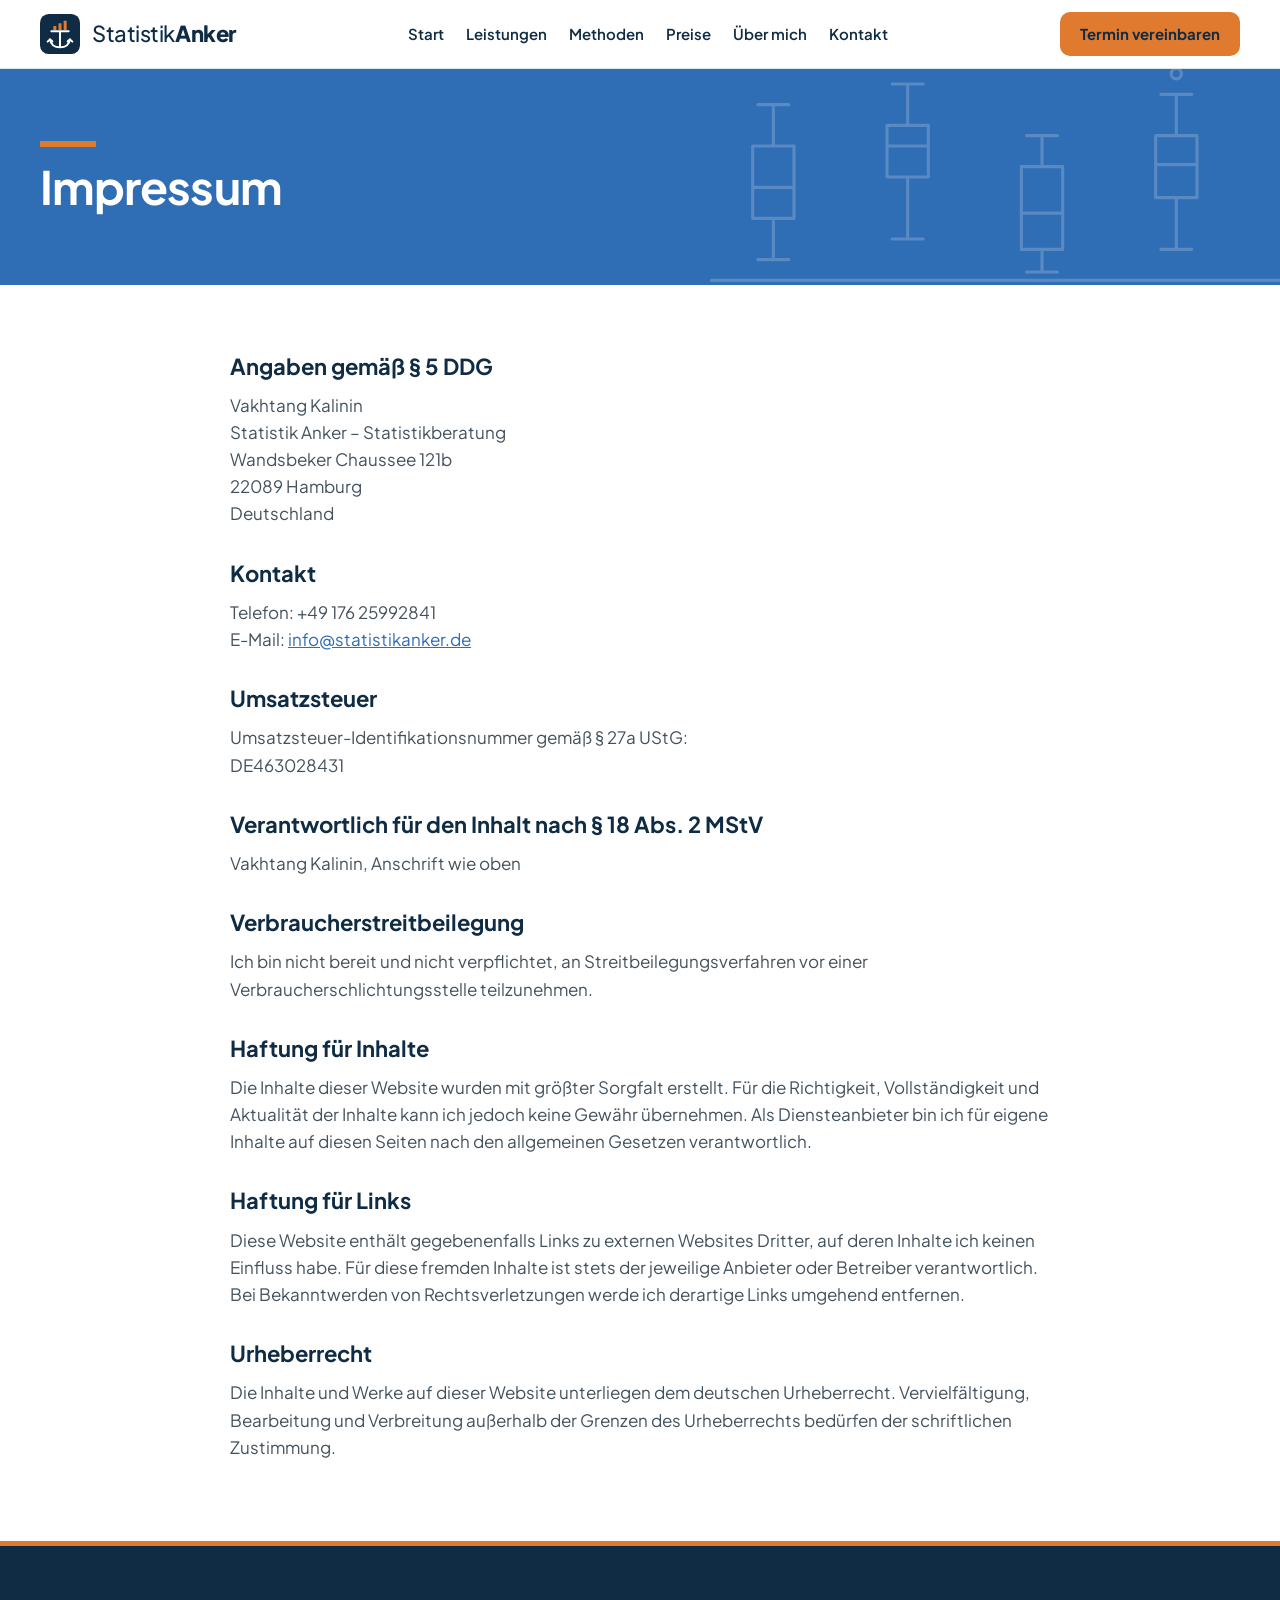
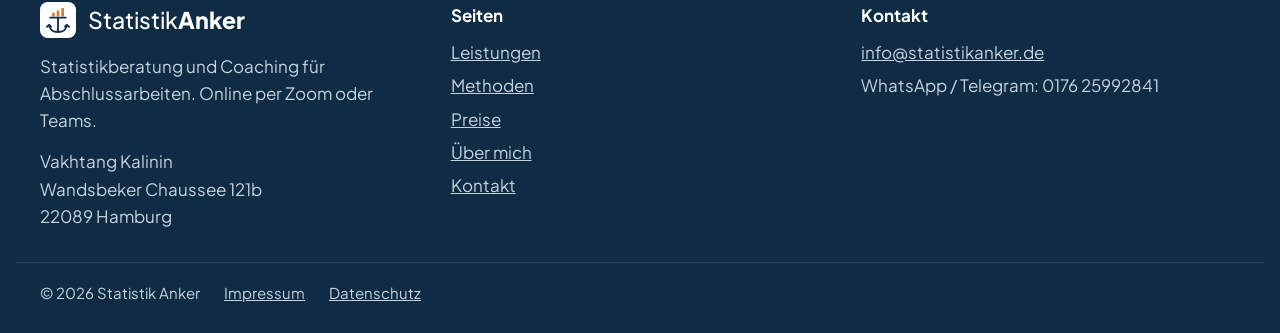
<file: impressum.html>
<!doctype html>
<html lang="de">
<head>
<meta charset="utf-8">
<meta name="viewport" content="width=device-width, initial-scale=1">
<title>Impressum | Statistik Anker</title>
<meta name="description" content="Impressum von Statistik Anker – Statistikberatung, Vakhtang Kalinin, Hamburg.">
<link rel="canonical" href="https://statistikanker.de/impressum.html">
<meta property="og:type" content="website">
<meta property="og:title" content="Impressum | Statistik Anker">
<meta property="og:description" content="Impressum von Statistik Anker – Statistikberatung, Vakhtang Kalinin, Hamburg.">
<meta property="og:url" content="https://statistikanker.de/impressum.html">
<meta property="og:locale" content="de_DE">
<link rel="icon" href="favicon.svg" type="image/svg+xml">
<link rel="stylesheet" href="fonts.css">
<style>
body{margin:0}
a{color:#2F6DB5}a:hover{color:#1F4F87}
li::marker{color:#E07A2E}

*:focus-visible{outline:3px solid #E07A2E;outline-offset:2px}
html{scroll-behavior:smooth}
@media (prefers-reduced-motion: reduce){html{scroll-behavior:auto}}
</style>
</head>
<body>
<div style="min-height: 100vh; background: #F5F7FA; color: #1E2B36; font-family: 'Plus Jakarta Sans', 'Segoe UI', system-ui, -apple-system, Arial, sans-serif; font-size: 17px; line-height: 1.6">

<header style="position: sticky; top: 0; z-index: 20; background: #FFFFFF; border-bottom: 1px solid #DDE5EE">
<div style="max-width: 1200px; margin: 0 auto; padding: 12px 24px; display: flex; flex-wrap: wrap; align-items: center; justify-content: space-between; gap: 12px 24px">
<a href="index.html" aria-label="Statistik Anker, zur Startseite" style="display: flex; align-items: center; gap: 12px; text-decoration: none">
<svg width="40" height="40" viewBox="0 0 120 120" fill="none" aria-hidden="true"><rect width="120" height="120" rx="26" fill="#0F2C44"></rect><rect x="40" y="36" width="9" height="12" rx="1.5" fill="#E07A2E"></rect><rect x="55.5" y="28" width="9" height="20" rx="1.5" fill="#E07A2E"></rect><rect x="71" y="20" width="9" height="28" rx="1.5" fill="#E07A2E"></rect><path d="M34 52 H86 M60 52 V98 M30 76 Q34 100 60 100 Q86 100 90 76 M23 83 L30 76 L37 82 M83 82 L90 76 L97 83" stroke="#FFFFFF" stroke-width="6" stroke-linecap="round" stroke-linejoin="round"></path></svg>
<span style="font-size: 22px; color: #0F2C44; letter-spacing: -0.02em"><span style="font-weight: 500">Statistik</span><span style="font-weight: 800">Anker</span></span>
</a>
<nav aria-label="Hauptmenü" style="display: flex; flex-wrap: wrap; gap: 4px 22px; font-size: 15px; font-weight: 600">
<a href="index.html" style="color: #0F2C44; text-decoration: none; padding: 10px 0">Start</a>
<a href="leistungen.html" style="color: #0F2C44; text-decoration: none; padding: 10px 0">Leistungen</a>
<a href="methoden.html" style="color: #0F2C44; text-decoration: none; padding: 10px 0">Methoden</a>
<a href="preise.html" style="color: #0F2C44; text-decoration: none; padding: 10px 0">Preise</a>
<a href="ueber-mich.html" style="color: #0F2C44; text-decoration: none; padding: 10px 0">Über mich</a>
<a href="kontakt.html" style="color: #0F2C44; text-decoration: none; padding: 10px 0">Kontakt</a>
</nav>
<a href="kontakt.html" style="display: inline-flex; align-items: center; min-height: 44px; box-sizing: border-box; padding: 10px 20px; border-radius: 10px; background: #E07A2E; color: #0F2C44; font-size: 15px; font-weight: 700; text-decoration: none">Termin vereinbaren</a>
</div>
</header>

<section style="position: relative; overflow: hidden; background: #2F6DB5">
<svg aria-hidden="true" viewBox="0 0 600 260" fill="none" stroke="#FFFFFF" stroke-width="3" stroke-linecap="round" stroke-linejoin="round" style="position: absolute; right: -10px; top: 50%; transform: translateY(-50%); width: min(620px, 75%); height: auto; opacity: 0.2"><path d="M40 230 H590"></path><path d="M100 60 V100 M85 60 H115 M80 100 H120 V170 H80 Z M80 140 H120 M100 170 V210 M85 210 H115"></path><path d="M230 40 V80 M215 40 H245 M210 80 H250 V130 H210 Z M210 100 H250 M230 130 V190 M215 190 H245"></path><path d="M360 90 V120 M345 90 H375 M340 120 H380 V200 H340 Z M340 165 H380 M360 200 V222 M345 222 H375"></path><path d="M490 50 V90 M475 50 H505 M470 90 H510 V150 H470 Z M470 118 H510 M490 150 V200 M475 200 H505"></path><circle cx="490" cy="30" r="5"></circle></svg>
<div style="position: relative; max-width: 1200px; margin: 0 auto; padding: 72px 24px; display: flex; flex-direction: column; gap: 14px">
<h1 style="margin: 0; padding-top: 20px; background: linear-gradient(#E07A2E, #E07A2E) left top / 56px 6px no-repeat; font-size: 46px; line-height: 1.12; color: #FFFFFF; letter-spacing: -0.02em">Impressum</h1>

</div>
</section>

<section style="background: #FFFFFF">
<div style="max-width: 820px; margin: 0 auto; padding: 64px 24px 80px; display: flex; flex-direction: column; gap: 28px">

<div style="display: flex; flex-direction: column; gap: 8px">
<h2 style="margin: 0; font-size: 22px; color: #0F2C44">Angaben gemäß § 5 DDG</h2>
<p style="margin: 0; color: #44525E">Vakhtang Kalinin<br>Statistik Anker – Statistikberatung<br>Wandsbeker Chaussee 121b<br>22089 Hamburg<br>Deutschland</p>
</div>

<div style="display: flex; flex-direction: column; gap: 8px">
<h2 style="margin: 0; font-size: 22px; color: #0F2C44">Kontakt</h2>
<p style="margin: 0; color: #44525E">Telefon: +49 176 25992841<br>E-Mail: <a href="mailto:info@statistikanker.de">info@statistikanker.de</a></p>
</div>

<div style="display: flex; flex-direction: column; gap: 8px">
<h2 style="margin: 0; font-size: 22px; color: #0F2C44">Umsatzsteuer</h2>
<p style="margin: 0; color: #44525E">Umsatzsteuer-Identifikationsnummer gemäß § 27a UStG:<br>DE463028431</p>
</div>

<div style="display: flex; flex-direction: column; gap: 8px">
<h2 style="margin: 0; font-size: 22px; color: #0F2C44">Verantwortlich für den Inhalt nach § 18 Abs. 2 MStV</h2>
<p style="margin: 0; color: #44525E">Vakhtang Kalinin, Anschrift wie oben</p>
</div>

<div style="display: flex; flex-direction: column; gap: 8px">
<h2 style="margin: 0; font-size: 22px; color: #0F2C44">Verbraucherstreitbeilegung</h2>
<p style="margin: 0; color: #44525E">Ich bin nicht bereit und nicht verpflichtet, an Streitbeilegungsverfahren vor einer Verbraucherschlichtungsstelle teilzunehmen.</p>
</div>

<div style="display: flex; flex-direction: column; gap: 8px">
<h2 style="margin: 0; font-size: 22px; color: #0F2C44">Haftung für Inhalte</h2>
<p style="margin: 0; color: #44525E">Die Inhalte dieser Website wurden mit größter Sorgfalt erstellt. Für die Richtigkeit, Vollständigkeit und Aktualität der Inhalte kann ich jedoch keine Gewähr übernehmen. Als Diensteanbieter bin ich für eigene Inhalte auf diesen Seiten nach den allgemeinen Gesetzen verantwortlich.</p>
</div>

<div style="display: flex; flex-direction: column; gap: 8px">
<h2 style="margin: 0; font-size: 22px; color: #0F2C44">Haftung für Links</h2>
<p style="margin: 0; color: #44525E">Diese Website enthält gegebenenfalls Links zu externen Websites Dritter, auf deren Inhalte ich keinen Einfluss habe. Für diese fremden Inhalte ist stets der jeweilige Anbieter oder Betreiber verantwortlich. Bei Bekanntwerden von Rechtsverletzungen werde ich derartige Links umgehend entfernen.</p>
</div>

<div style="display: flex; flex-direction: column; gap: 8px">
<h2 style="margin: 0; font-size: 22px; color: #0F2C44">Urheberrecht</h2>
<p style="margin: 0; color: #44525E">Die Inhalte und Werke auf dieser Website unterliegen dem deutschen Urheberrecht. Vervielfältigung, Bearbeitung und Verbreitung außerhalb der Grenzen des Urheberrechts bedürfen der schriftlichen Zustimmung.</p>
</div>
</div>
</section>

<footer style="background: #0F2C44; color: #FFFFFF; border-top: 5px solid #E07A2E; font-family: 'Plus Jakarta Sans', 'Segoe UI', system-ui, -apple-system, Arial, sans-serif; font-size: 17px; line-height: 1.6">
<div style="max-width: 1200px; margin: 0 auto; padding: 56px 24px 32px; display: grid; grid-template-columns: repeat(auto-fit, minmax(220px, 1fr)); gap: 32px">
<div style="display: flex; flex-direction: column; gap: 14px">
<div style="display: flex; align-items: center; gap: 12px"><svg width="36" height="36" viewBox="0 0 120 120" fill="none" aria-hidden="true"><rect width="120" height="120" rx="26" fill="#FFFFFF"></rect><rect x="40" y="36" width="9" height="12" rx="1.5" fill="#E07A2E"></rect><rect x="55.5" y="28" width="9" height="20" rx="1.5" fill="#E07A2E"></rect><rect x="71" y="20" width="9" height="28" rx="1.5" fill="#E07A2E"></rect><path d="M34 52 H86 M60 52 V98 M30 76 Q34 100 60 100 Q86 100 90 76 M23 83 L30 76 L37 82 M83 82 L90 76 L97 83" stroke="#0F2C44" stroke-width="6" stroke-linecap="round" stroke-linejoin="round"></path></svg><span style="font-size: 23px"><span style="font-weight: 500">Statistik</span><span style="font-weight: 800">Anker</span></span></div>
<p style="margin: 0; font-size: 17px; color: #C5D3DE">Statistikberatung und Coaching für Abschlussarbeiten. Online per Zoom oder Teams.</p>
<p style="margin: 0; font-size: 17px; color: #C5D3DE">Vakhtang Kalinin<br>Wandsbeker Chaussee 121b<br>22089 Hamburg</p>
</div>
<div style="display: flex; flex-direction: column; gap: 6px; font-size: 17px">
<div style="font-weight: 700; margin-bottom: 4px">Seiten</div>
<a href="leistungen.html" style="color: #C5D3DE">Leistungen</a>
<a href="methoden.html" style="color: #C5D3DE">Methoden</a>
<a href="preise.html" style="color: #C5D3DE">Preise</a>
<a href="ueber-mich.html" style="color: #C5D3DE">Über mich</a>
<a href="kontakt.html" style="color: #C5D3DE">Kontakt</a>
</div>
<div style="display: flex; flex-direction: column; gap: 6px; font-size: 17px">
<div style="font-weight: 700; margin-bottom: 4px">Kontakt</div>
<a href="mailto:info@statistikanker.de" style="color: #C5D3DE">info@statistikanker.de</a>
<span style="color: #C5D3DE">WhatsApp / Telegram: 0176 25992841</span>
</div>
</div>
<div style="max-width: 1200px; margin: 0 auto; padding: 18px 24px 28px; border-top: 1px solid #2A4A66; display: flex; flex-wrap: wrap; gap: 8px 24px; font-size: 15px; color: #C5D3DE">
<span>© 2026 Statistik Anker</span>
<a href="impressum.html" style="color: #C5D3DE">Impressum</a>
<a href="datenschutz.html" style="color: #C5D3DE">Datenschutz</a>
</div>
</footer>

</div>

</body>
</html>
</file>
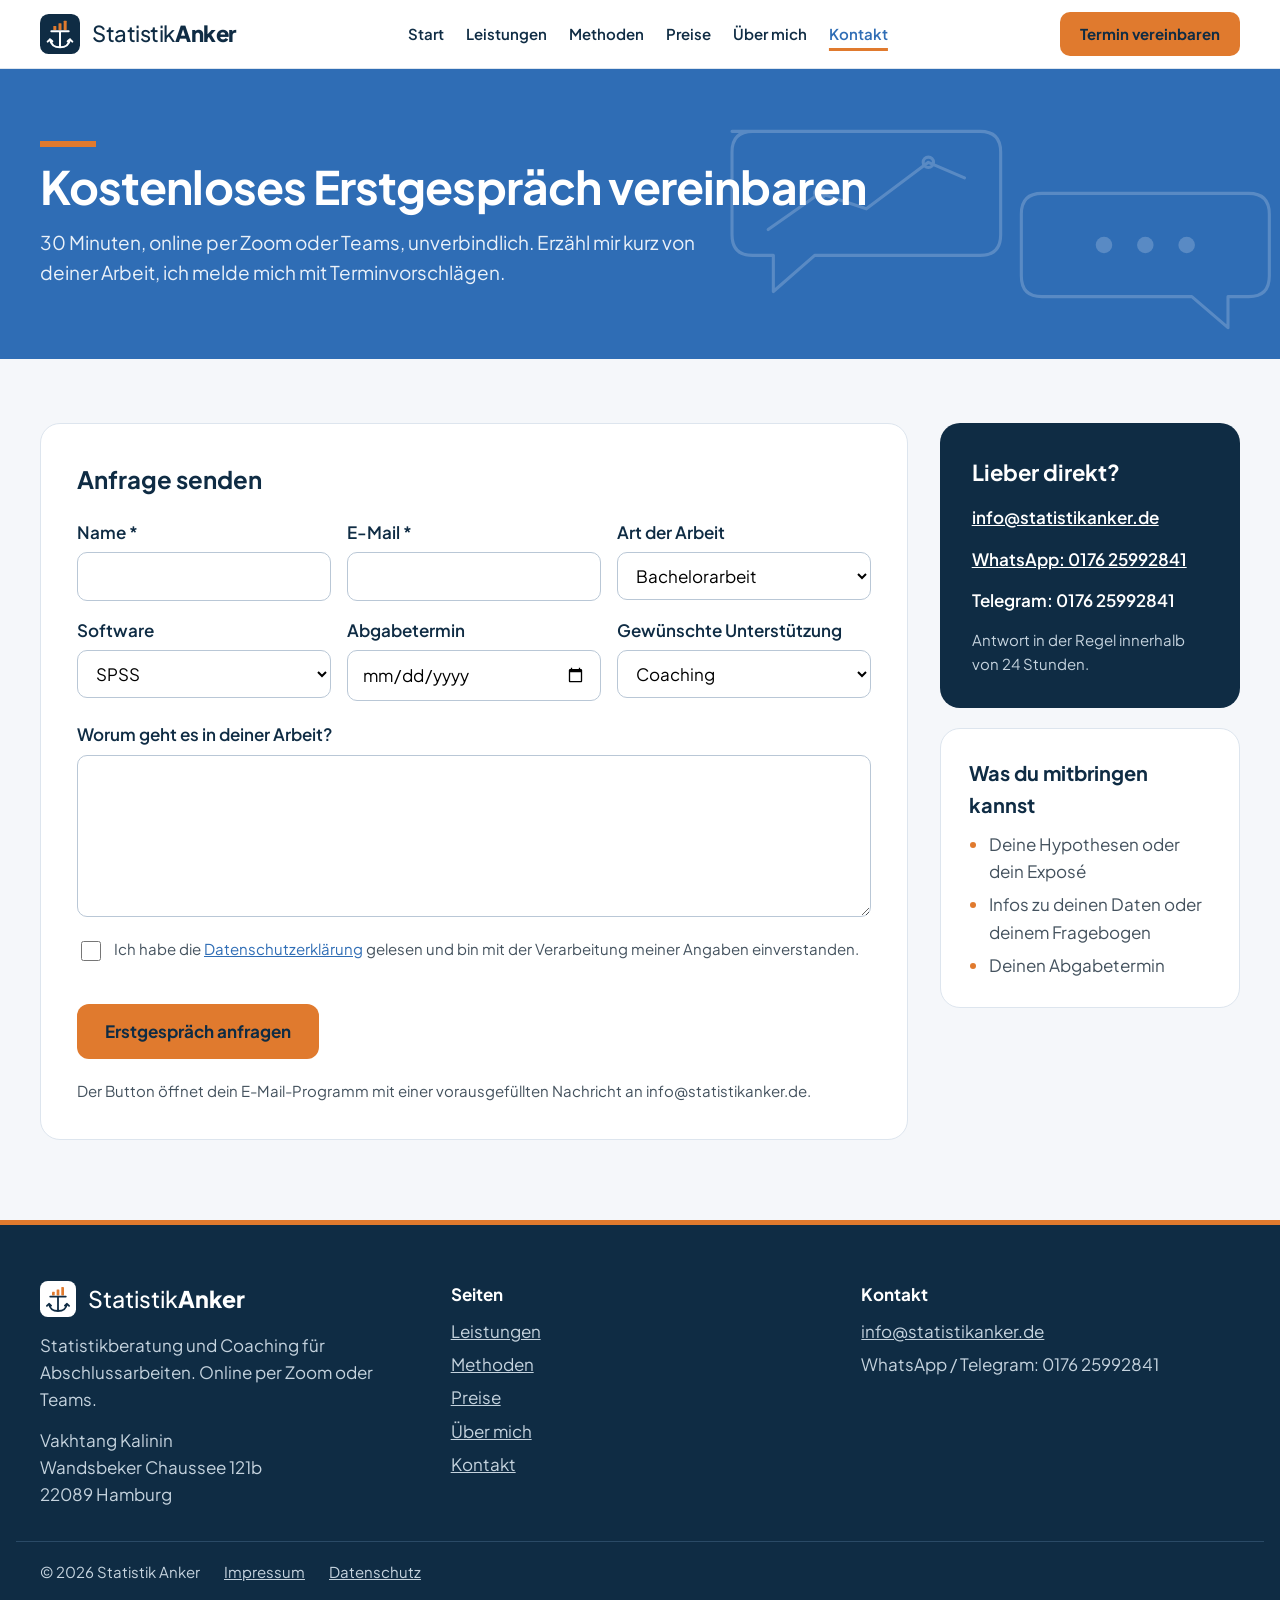
<file: kontakt.html>
<!doctype html>
<html lang="de">
<head>
<meta charset="utf-8">
<meta name="viewport" content="width=device-width, initial-scale=1">
<title>Kostenloses Erstgespräch vereinbaren | Statistik Anker</title>
<meta name="description" content="Vereinbare ein kostenloses 30-minütiges Erstgespräch zur Statistik deiner Abschlussarbeit, online per Zoom oder Teams.">
<link rel="canonical" href="https://statistikanker.de/kontakt.html">
<meta property="og:type" content="website">
<meta property="og:title" content="Kostenloses Erstgespräch vereinbaren | Statistik Anker">
<meta property="og:description" content="Vereinbare ein kostenloses 30-minütiges Erstgespräch zur Statistik deiner Abschlussarbeit, online per Zoom oder Teams.">
<meta property="og:url" content="https://statistikanker.de/kontakt.html">
<meta property="og:locale" content="de_DE">
<link rel="icon" href="favicon.svg" type="image/svg+xml">
<link rel="stylesheet" href="fonts.css">
<style>
body{margin:0}
a{color:#2F6DB5}a:hover{color:#1F4F87}
li::marker{color:#E07A2E}

*:focus-visible{outline:3px solid #E07A2E;outline-offset:2px}
html{scroll-behavior:smooth}
@media (prefers-reduced-motion: reduce){html{scroll-behavior:auto}}
</style>
</head>
<body>
<div style="min-height: 100vh; background: #F5F7FA; color: #1E2B36; font-family: 'Plus Jakarta Sans', 'Segoe UI', system-ui, -apple-system, Arial, sans-serif; font-size: 17px; line-height: 1.6">

<header style="position: sticky; top: 0; z-index: 20; background: #FFFFFF; border-bottom: 1px solid #DDE5EE">
<div style="max-width: 1200px; margin: 0 auto; padding: 12px 24px; display: flex; flex-wrap: wrap; align-items: center; justify-content: space-between; gap: 12px 24px">
<a href="index.html" aria-label="Statistik Anker, zur Startseite" style="display: flex; align-items: center; gap: 12px; text-decoration: none">
<svg width="40" height="40" viewBox="0 0 120 120" fill="none" aria-hidden="true"><rect width="120" height="120" rx="26" fill="#0F2C44"></rect><rect x="40" y="36" width="9" height="12" rx="1.5" fill="#E07A2E"></rect><rect x="55.5" y="28" width="9" height="20" rx="1.5" fill="#E07A2E"></rect><rect x="71" y="20" width="9" height="28" rx="1.5" fill="#E07A2E"></rect><path d="M34 52 H86 M60 52 V98 M30 76 Q34 100 60 100 Q86 100 90 76 M23 83 L30 76 L37 82 M83 82 L90 76 L97 83" stroke="#FFFFFF" stroke-width="6" stroke-linecap="round" stroke-linejoin="round"></path></svg>
<span style="font-size: 22px; color: #0F2C44; letter-spacing: -0.02em"><span style="font-weight: 500">Statistik</span><span style="font-weight: 800">Anker</span></span>
</a>
<nav aria-label="Hauptmenü" style="display: flex; flex-wrap: wrap; gap: 4px 22px; font-size: 15px; font-weight: 600">
<a href="index.html" style="color: #0F2C44; text-decoration: none; padding: 10px 0">Start</a>
<a href="leistungen.html" style="color: #0F2C44; text-decoration: none; padding: 10px 0">Leistungen</a>
<a href="methoden.html" style="color: #0F2C44; text-decoration: none; padding: 10px 0">Methoden</a>
<a href="preise.html" style="color: #0F2C44; text-decoration: none; padding: 10px 0">Preise</a>
<a href="ueber-mich.html" style="color: #0F2C44; text-decoration: none; padding: 10px 0">Über mich</a>
<a href="kontakt.html" aria-current="page" style="color: #2F6DB5; text-decoration: underline; text-decoration-color: #E07A2E; text-decoration-thickness: 3px; text-underline-offset: 8px; padding: 10px 0">Kontakt</a>
</nav>
<a href="kontakt.html" style="display: inline-flex; align-items: center; min-height: 44px; box-sizing: border-box; padding: 10px 20px; border-radius: 10px; background: #E07A2E; color: #0F2C44; font-size: 15px; font-weight: 700; text-decoration: none">Termin vereinbaren</a>
</div>
</header>

<section style="position: relative; overflow: hidden; background: #2F6DB5">
<svg aria-hidden="true" viewBox="0 0 600 260" fill="none" stroke="#FFFFFF" stroke-width="3" stroke-linecap="round" stroke-linejoin="round" style="position: absolute; right: -10px; top: 50%; transform: translateY(-50%); width: min(620px, 75%); height: auto; opacity: 0.2"><path d="M60 50 H300 Q320 50 320 70 V150 Q320 170 300 170 H140 L100 205 V170 H80 Q60 170 60 150 V70 Q60 50 80 50 Z"></path><path d="M95 145 L145 110 L190 125 L250 80 L285 95"></path><circle cx="145" cy="110" r="5"></circle><circle cx="250" cy="80" r="5"></circle><path d="M360 110 H560 Q580 110 580 130 V190 Q580 210 560 210 H540 V240 L505 210 H360 Q340 210 340 190 V130 Q340 110 360 110 Z"></path><g fill="#FFFFFF" stroke="none"><circle cx="420" cy="160" r="8"></circle><circle cx="460" cy="160" r="8"></circle><circle cx="500" cy="160" r="8"></circle></g></svg>
<div style="position: relative; max-width: 1200px; margin: 0 auto; padding: 72px 24px; display: flex; flex-direction: column; gap: 14px">
<h1 style="margin: 0; padding-top: 20px; background: linear-gradient(#E07A2E, #E07A2E) left top / 56px 6px no-repeat; font-size: 46px; line-height: 1.12; color: #FFFFFF; letter-spacing: -0.02em">Kostenloses Erstgespräch vereinbaren</h1>
<p style="margin: 0; font-size: 19px; color: #EAF1F9; max-width: 680px">30 Minuten, online per Zoom oder Teams, unverbindlich. Erzähl mir kurz von deiner Arbeit, ich melde mich mit Terminvorschlägen.</p>
</div>
</section>

<section>
<div style="max-width: 1200px; margin: 0 auto; padding: 64px 24px 80px; display: flex; flex-wrap: wrap; gap: 32px; align-items: flex-start">
<div style="flex: 999 1 560px; min-width: 0; background: #FFFFFF; border: 1px solid #DDE5EE; border-radius: 20px; padding: 36px; box-sizing: border-box; display: flex; flex-direction: column; gap: 20px">
<h2 style="margin: 0; font-size: 24px; color: #0F2C44">Anfrage senden</h2>
<div style="display: grid; grid-template-columns: repeat(auto-fit, minmax(220px, 1fr)); gap: 16px">
<div style="display: flex; flex-direction: column; gap: 6px"><label for="k-name" style="font-weight: 600; color: #0F2C44">Name *</label><input id="k-name" type="text" autocomplete="name" style="min-height: 48px; box-sizing: border-box; padding: 10px 14px; border: 1px solid #B9C7D6; border-radius: 10px; font: inherit"></div>
<div style="display: flex; flex-direction: column; gap: 6px"><label for="k-mail" style="font-weight: 600; color: #0F2C44">E-Mail *</label><input id="k-mail" type="email" autocomplete="email" style="min-height: 48px; box-sizing: border-box; padding: 10px 14px; border: 1px solid #B9C7D6; border-radius: 10px; font: inherit"></div>
<div style="display: flex; flex-direction: column; gap: 6px"><label for="k-art" style="font-weight: 600; color: #0F2C44">Art der Arbeit</label><select id="k-art" style="min-height: 48px; box-sizing: border-box; padding: 10px 14px; border: 1px solid #B9C7D6; border-radius: 10px; font: inherit; background: #FFFFFF"><option>Bachelorarbeit</option><option>Masterarbeit</option><option>Promotion / Dissertation</option><option>Hausarbeit / Projekt</option><option>Andere</option></select></div>
<div style="display: flex; flex-direction: column; gap: 6px"><label for="k-sw" style="font-weight: 600; color: #0F2C44">Software</label><select id="k-sw" style="min-height: 48px; box-sizing: border-box; padding: 10px 14px; border: 1px solid #B9C7D6; border-radius: 10px; font: inherit; background: #FFFFFF"><option>SPSS</option><option>R / RStudio</option><option>Python</option><option>JASP</option><option>Noch offen</option></select></div>
<div style="display: flex; flex-direction: column; gap: 6px"><label for="k-abgabe" style="font-weight: 600; color: #0F2C44">Abgabetermin</label><input id="k-abgabe" type="date" style="min-height: 48px; box-sizing: border-box; padding: 10px 14px; border: 1px solid #B9C7D6; border-radius: 10px; font: inherit"></div>
<div style="display: flex; flex-direction: column; gap: 6px"><label for="k-wunsch" style="font-weight: 600; color: #0F2C44">Gewünschte Unterstützung</label><select id="k-wunsch" style="min-height: 48px; box-sizing: border-box; padding: 10px 14px; border: 1px solid #B9C7D6; border-radius: 10px; font: inherit; background: #FFFFFF"><option>Coaching</option><option>Auswertung</option><option>Statistik-Check</option><option>Exposé / Fragebogen</option><option>Weiß ich noch nicht</option></select></div>
</div>
<div style="display: flex; flex-direction: column; gap: 6px"><label for="k-msg" style="font-weight: 600; color: #0F2C44">Worum geht es in deiner Arbeit?</label><textarea id="k-msg" rows="5" style="box-sizing: border-box; padding: 12px 14px; border: 1px solid #B9C7D6; border-radius: 10px; font: inherit; resize: vertical"></textarea></div>
<div style="display: flex; gap: 10px; align-items: flex-start"><input id="k-ds" type="checkbox" style="width: 20px; height: 20px; margin-top: 4px; flex: none"><label for="k-ds" style="font-size: 15px; color: #44525E">Ich habe die <a href="datenschutz.html">Datenschutzerklärung</a> gelesen und bin mit der Verarbeitung meiner Angaben einverstanden.</label></div>
<p id="k-err" role="alert" style="margin: 0; color: #B3261E; font-weight: 600"></p>
<button id="k-send" type="button" style="align-self: flex-start; min-height: 52px; padding: 14px 28px; border: 0; border-radius: 12px; background: #E07A2E; color: #0F2C44; font: inherit; font-size: 17px; font-weight: 700; cursor: pointer">Erstgespräch anfragen</button>
<p style="margin: 0; font-size: 15px; color: #44525E">Der Button öffnet dein E-Mail-Programm mit einer vorausgefüllten Nachricht an info@statistikanker.de.</p>
</div>

<aside style="flex: 1 1 300px; display: flex; flex-direction: column; gap: 20px">
<div style="background: #0F2C44; color: #FFFFFF; border-radius: 20px; padding: 32px; display: flex; flex-direction: column; gap: 14px">
<h2 style="margin: 0; font-size: 22px">Lieber direkt?</h2>
<a href="mailto:info@statistikanker.de" style="color: #FFFFFF; font-weight: 600">info@statistikanker.de</a>
<a href="https://wa.me/4917625992841" style="color: #FFFFFF; font-weight: 600">WhatsApp: 0176 25992841</a>
<span style="font-weight: 600">Telegram: 0176 25992841</span>
<p style="margin: 0; font-size: 15px; color: #C5D3DE">Antwort in der Regel innerhalb von 24 Stunden.</p>
</div>
<div style="background: #FFFFFF; border: 1px solid #DDE5EE; border-radius: 20px; padding: 28px; display: flex; flex-direction: column; gap: 10px">
<h2 style="margin: 0; font-size: 20px; color: #0F2C44">Was du mitbringen kannst</h2>
<ul style="margin: 0; padding-left: 20px; color: #44525E; display: flex; flex-direction: column; gap: 6px"><li>Deine Hypothesen oder dein Exposé</li><li>Infos zu deinen Daten oder deinem Fragebogen</li><li>Deinen Abgabetermin</li></ul>
</div>
</aside>
</div>
</section>

<footer style="background: #0F2C44; color: #FFFFFF; border-top: 5px solid #E07A2E; font-family: 'Plus Jakarta Sans', 'Segoe UI', system-ui, -apple-system, Arial, sans-serif; font-size: 17px; line-height: 1.6">
<div style="max-width: 1200px; margin: 0 auto; padding: 56px 24px 32px; display: grid; grid-template-columns: repeat(auto-fit, minmax(220px, 1fr)); gap: 32px">
<div style="display: flex; flex-direction: column; gap: 14px">
<div style="display: flex; align-items: center; gap: 12px"><svg width="36" height="36" viewBox="0 0 120 120" fill="none" aria-hidden="true"><rect width="120" height="120" rx="26" fill="#FFFFFF"></rect><rect x="40" y="36" width="9" height="12" rx="1.5" fill="#E07A2E"></rect><rect x="55.5" y="28" width="9" height="20" rx="1.5" fill="#E07A2E"></rect><rect x="71" y="20" width="9" height="28" rx="1.5" fill="#E07A2E"></rect><path d="M34 52 H86 M60 52 V98 M30 76 Q34 100 60 100 Q86 100 90 76 M23 83 L30 76 L37 82 M83 82 L90 76 L97 83" stroke="#0F2C44" stroke-width="6" stroke-linecap="round" stroke-linejoin="round"></path></svg><span style="font-size: 23px"><span style="font-weight: 500">Statistik</span><span style="font-weight: 800">Anker</span></span></div>
<p style="margin: 0; font-size: 17px; color: #C5D3DE">Statistikberatung und Coaching für Abschlussarbeiten. Online per Zoom oder Teams.</p>
<p style="margin: 0; font-size: 17px; color: #C5D3DE">Vakhtang Kalinin<br>Wandsbeker Chaussee 121b<br>22089 Hamburg</p>
</div>
<div style="display: flex; flex-direction: column; gap: 6px; font-size: 17px">
<div style="font-weight: 700; margin-bottom: 4px">Seiten</div>
<a href="leistungen.html" style="color: #C5D3DE">Leistungen</a>
<a href="methoden.html" style="color: #C5D3DE">Methoden</a>
<a href="preise.html" style="color: #C5D3DE">Preise</a>
<a href="ueber-mich.html" style="color: #C5D3DE">Über mich</a>
<a href="kontakt.html" style="color: #C5D3DE">Kontakt</a>
</div>
<div style="display: flex; flex-direction: column; gap: 6px; font-size: 17px">
<div style="font-weight: 700; margin-bottom: 4px">Kontakt</div>
<a href="mailto:info@statistikanker.de" style="color: #C5D3DE">info@statistikanker.de</a>
<span style="color: #C5D3DE">WhatsApp / Telegram: 0176 25992841</span>
</div>
</div>
<div style="max-width: 1200px; margin: 0 auto; padding: 18px 24px 28px; border-top: 1px solid #2A4A66; display: flex; flex-wrap: wrap; gap: 8px 24px; font-size: 15px; color: #C5D3DE">
<span>© 2026 Statistik Anker</span>
<a href="impressum.html" style="color: #C5D3DE">Impressum</a>
<a href="datenschutz.html" style="color: #C5D3DE">Datenschutz</a>
</div>
</footer>

</div>
<script>
document.getElementById('k-send').addEventListener('click',function(){
  var g=function(id){return document.getElementById(id).value.trim();};
  var err=document.getElementById('k-err');
  if(!g('k-name')||!g('k-mail')){err.textContent='Bitte gib deinen Namen und deine E-Mail-Adresse an.';return;}
  if(!document.getElementById('k-ds').checked){err.textContent='Bitte bestätige die Datenschutzerklärung.';return;}
  err.textContent='';
  var body='Name: '+g('k-name')+'\nE-Mail: '+g('k-mail')+'\nArt der Arbeit: '+g('k-art')+'\nSoftware: '+g('k-sw')+'\nAbgabetermin: '+(g('k-abgabe')||'-')+'\nGewünschte Unterstützung: '+g('k-wunsch')+'\n\n'+g('k-msg');
  window.location.href='mailto:info@statistikanker.de?subject='+encodeURIComponent('Anfrage Erstgespräch – '+g('k-name'))+'&body='+encodeURIComponent(body);
});
</script>
</body>
</html>
</file>
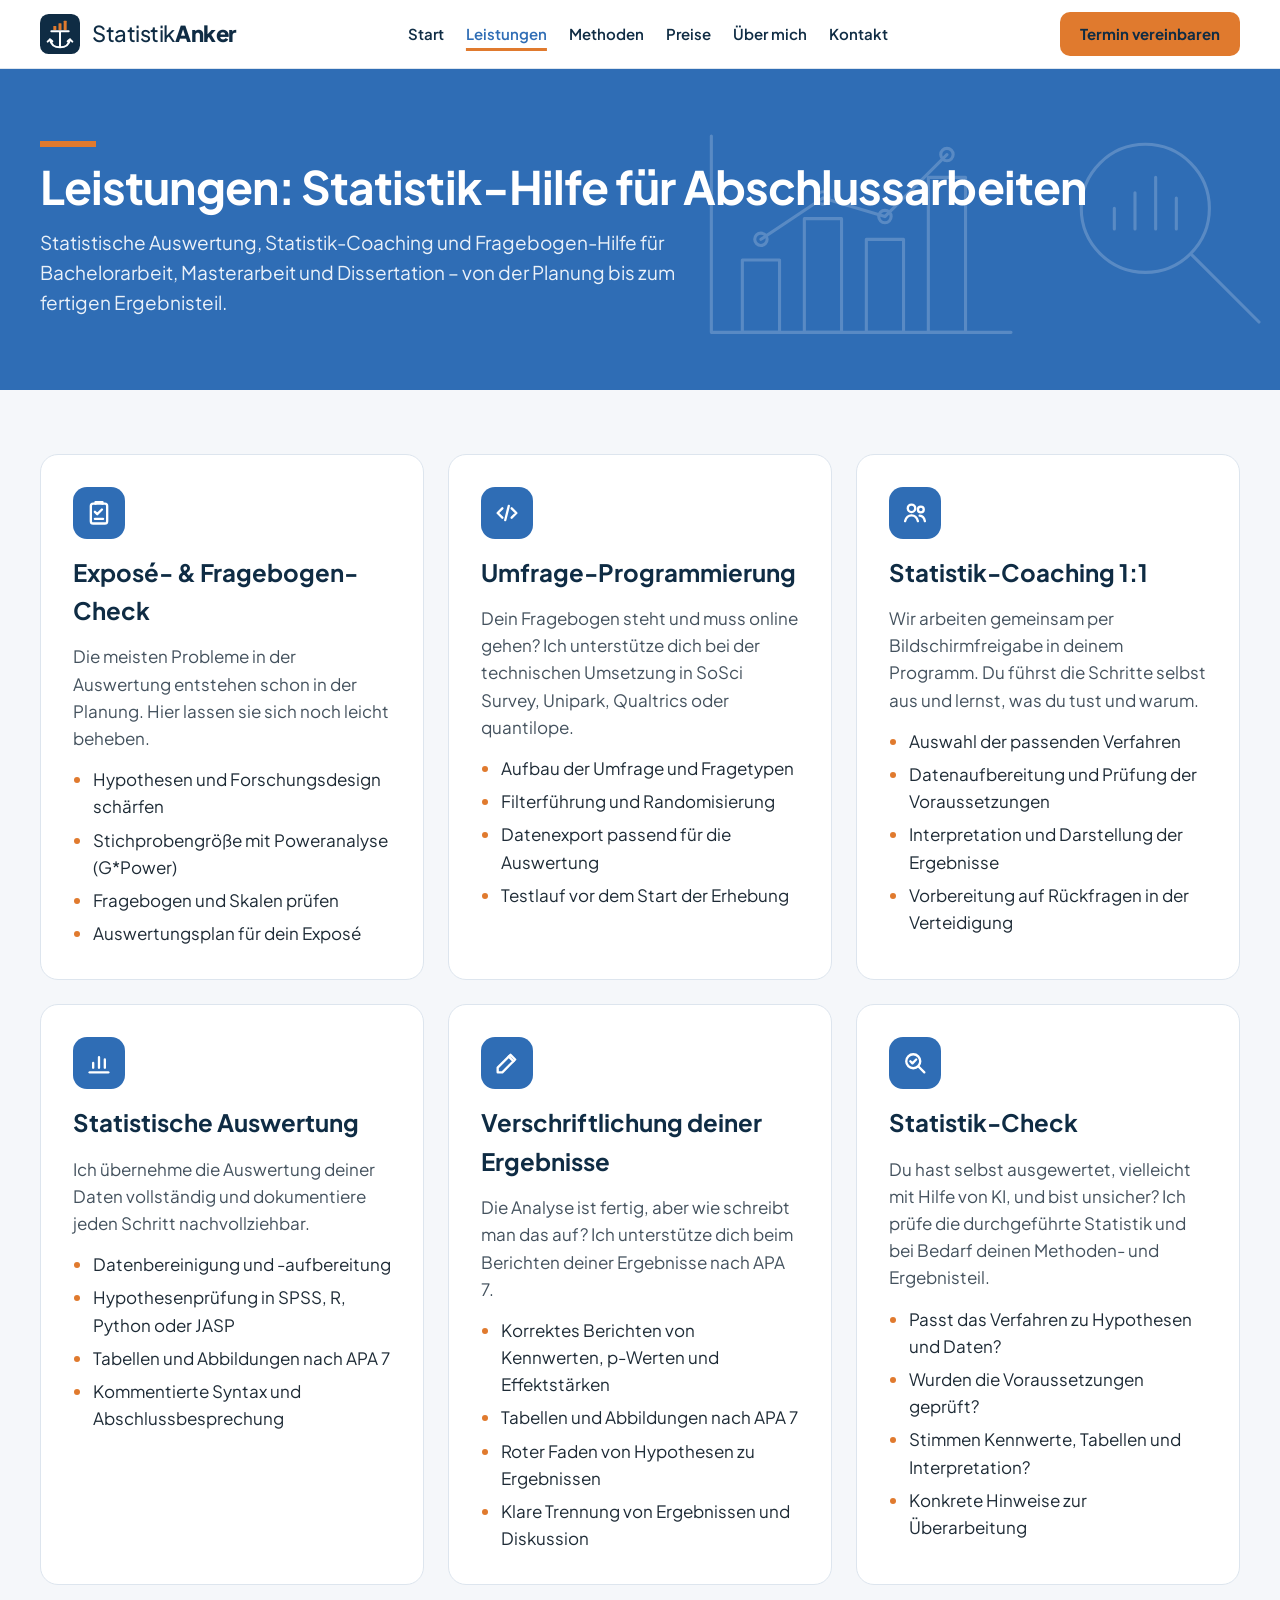
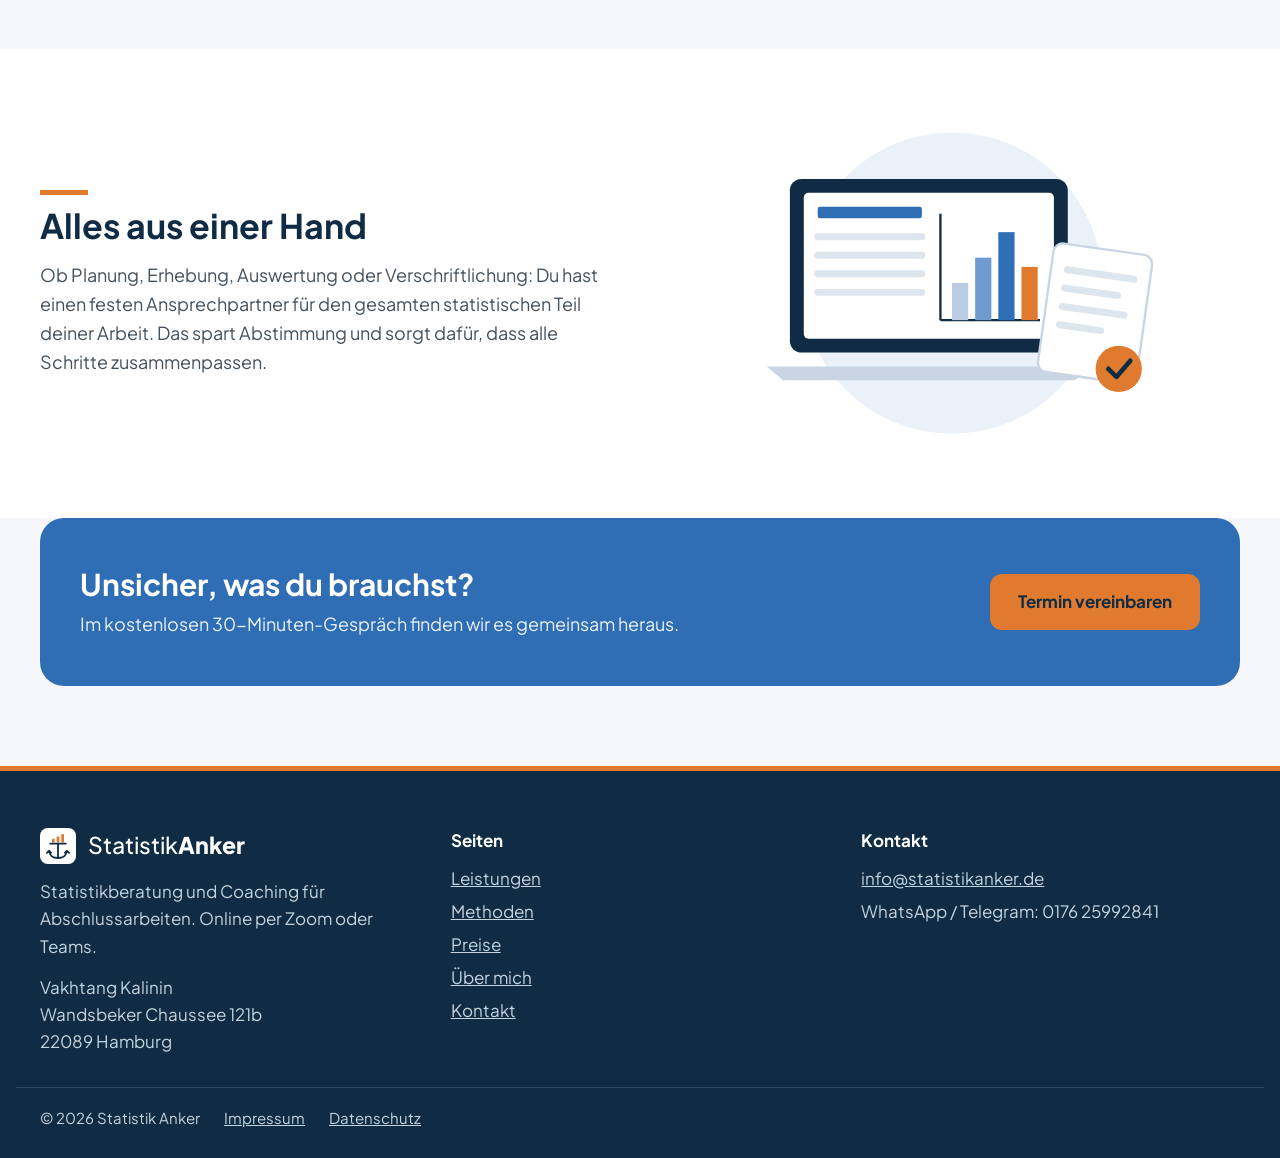
<file: leistungen.html>
<!doctype html>
<html lang="de">
<head>
<meta charset="utf-8">
<meta name="viewport" content="width=device-width, initial-scale=1">
<title>Statistische Auswertung &amp; Statistik-Coaching | Statistik Anker</title>
<meta name="description" content="Statistische Auswertung, Statistik-Coaching, Statistik-Check und Fragebogen-Hilfe für deine Abschlussarbeit. Online per Zoom oder Teams.">
<link rel="canonical" href="https://statistikanker.de/leistungen.html">
<meta property="og:type" content="website">
<meta property="og:title" content="Statistische Auswertung &amp; Statistik-Coaching | Statistik Anker">
<meta property="og:description" content="Statistische Auswertung, Statistik-Coaching, Statistik-Check und Fragebogen-Hilfe für deine Abschlussarbeit. Online per Zoom oder Teams.">
<meta property="og:url" content="https://statistikanker.de/leistungen.html">
<meta property="og:locale" content="de_DE">
<link rel="icon" href="favicon.svg" type="image/svg+xml">
<link rel="stylesheet" href="fonts.css">
<style>
body{margin:0}
a{color:#2F6DB5}a:hover{color:#1F4F87}
li::marker{color:#E07A2E}

*:focus-visible{outline:3px solid #E07A2E;outline-offset:2px}
html{scroll-behavior:smooth}
@media (prefers-reduced-motion: reduce){html{scroll-behavior:auto}}
</style>
</head>
<body>
<div style="min-height: 100vh; background: #F5F7FA; color: #1E2B36; font-family: 'Plus Jakarta Sans', 'Segoe UI', system-ui, -apple-system, Arial, sans-serif; font-size: 17px; line-height: 1.6">

<header style="position: sticky; top: 0; z-index: 20; background: #FFFFFF; border-bottom: 1px solid #DDE5EE">
<div style="max-width: 1200px; margin: 0 auto; padding: 12px 24px; display: flex; flex-wrap: wrap; align-items: center; justify-content: space-between; gap: 12px 24px">
<a href="index.html" aria-label="Statistik Anker, zur Startseite" style="display: flex; align-items: center; gap: 12px; text-decoration: none">
<svg width="40" height="40" viewBox="0 0 120 120" fill="none" aria-hidden="true"><rect width="120" height="120" rx="26" fill="#0F2C44"></rect><rect x="40" y="36" width="9" height="12" rx="1.5" fill="#E07A2E"></rect><rect x="55.5" y="28" width="9" height="20" rx="1.5" fill="#E07A2E"></rect><rect x="71" y="20" width="9" height="28" rx="1.5" fill="#E07A2E"></rect><path d="M34 52 H86 M60 52 V98 M30 76 Q34 100 60 100 Q86 100 90 76 M23 83 L30 76 L37 82 M83 82 L90 76 L97 83" stroke="#FFFFFF" stroke-width="6" stroke-linecap="round" stroke-linejoin="round"></path></svg>
<span style="font-size: 22px; color: #0F2C44; letter-spacing: -0.02em"><span style="font-weight: 500">Statistik</span><span style="font-weight: 800">Anker</span></span>
</a>
<nav aria-label="Hauptmenü" style="display: flex; flex-wrap: wrap; gap: 4px 22px; font-size: 15px; font-weight: 600">
<a href="index.html" style="color: #0F2C44; text-decoration: none; padding: 10px 0">Start</a>
<a href="leistungen.html" aria-current="page" style="color: #2F6DB5; text-decoration: underline; text-decoration-color: #E07A2E; text-decoration-thickness: 3px; text-underline-offset: 8px; padding: 10px 0">Leistungen</a>
<a href="methoden.html" style="color: #0F2C44; text-decoration: none; padding: 10px 0">Methoden</a>
<a href="preise.html" style="color: #0F2C44; text-decoration: none; padding: 10px 0">Preise</a>
<a href="ueber-mich.html" style="color: #0F2C44; text-decoration: none; padding: 10px 0">Über mich</a>
<a href="kontakt.html" style="color: #0F2C44; text-decoration: none; padding: 10px 0">Kontakt</a>
</nav>
<a href="kontakt.html" style="display: inline-flex; align-items: center; min-height: 44px; box-sizing: border-box; padding: 10px 20px; border-radius: 10px; background: #E07A2E; color: #0F2C44; font-size: 15px; font-weight: 700; text-decoration: none">Termin vereinbaren</a>
</div>
</header>

<section style="position: relative; overflow: hidden; background: #2F6DB5">
<svg aria-hidden="true" viewBox="0 0 600 260" fill="none" stroke="#FFFFFF" stroke-width="3" stroke-linecap="round" stroke-linejoin="round" style="position: absolute; right: -10px; top: 50%; transform: translateY(-50%); width: min(620px, 75%); height: auto; opacity: 0.2"><path d="M40 230 H330 M40 230 V40"></path><rect x="70" y="160" width="36" height="70"></rect><rect x="130" y="120" width="36" height="110"></rect><rect x="190" y="140" width="36" height="90"></rect><rect x="250" y="80" width="36" height="150"></rect><path d="M88 140 L148 100 L208 118 L268 58"></path><circle cx="88" cy="140" r="6"></circle><circle cx="148" cy="100" r="6"></circle><circle cx="208" cy="118" r="6"></circle><circle cx="268" cy="58" r="6"></circle><circle cx="460" cy="110" r="62"></circle><path d="M505 155 L570 220"></path><path d="M430 130 V110 M450 130 V95 M470 130 V80 M490 130 V100"></path></svg>
<div style="position: relative; max-width: 1200px; margin: 0 auto; padding: 72px 24px; display: flex; flex-direction: column; gap: 14px">
<h1 style="margin: 0; padding-top: 20px; background: linear-gradient(#E07A2E, #E07A2E) left top / 56px 6px no-repeat; font-size: 46px; line-height: 1.12; color: #FFFFFF; letter-spacing: -0.02em">Leistungen: Statistik-Hilfe für Abschlussarbeiten</h1>
<p style="margin: 0; font-size: 19px; color: #EAF1F9; max-width: 680px">Statistische Auswertung, Statistik-Coaching und Fragebogen-Hilfe für Bachelorarbeit, Masterarbeit und Dissertation – von der Planung bis zum fertigen Ergebnisteil.</p>
</div>
</section>

<section>
<div style="max-width: 1200px; margin: 0 auto; padding: 64px 24px; display: grid; grid-template-columns: repeat(auto-fit, minmax(320px, 1fr)); gap: 24px">
<article style="background: #FFFFFF; border: 1px solid #DDE5EE; border-radius: 18px; padding: 32px; display: flex; flex-direction: column; gap: 14px">
<div style="width: 52px; height: 52px; border-radius: 14px; background: #2F6DB5; display: flex; align-items: center; justify-content: center"><svg width="28" height="28" viewBox="0 0 24 24" fill="none" stroke="#FFFFFF" stroke-width="2" stroke-linecap="round" stroke-linejoin="round" aria-hidden="true"><rect x="5" y="4" width="14" height="17" rx="2"></rect><path d="M9 4V2.8h6V4"></path><path d="M8.5 11l2 2 4-4"></path><path d="M8.5 17h7"></path></svg></div>
<h2 style="margin: 0; font-size: 24px; color: #0F2C44">Exposé- &amp; Fragebogen-Check</h2>
<p style="margin: 0; color: #44525E">Die meisten Probleme in der Auswertung entstehen schon in der Planung. Hier lassen sie sich noch leicht beheben.</p>
<ul style="margin: 0; padding-left: 20px; display: flex; flex-direction: column; gap: 6px"><li>Hypothesen und Forschungsdesign schärfen</li><li>Stichprobengröße mit Poweranalyse (G*Power)</li><li>Fragebogen und Skalen prüfen</li><li>Auswertungsplan für dein Exposé</li></ul>
</article>
<article style="background: #FFFFFF; border: 1px solid #DDE5EE; border-radius: 18px; padding: 32px; display: flex; flex-direction: column; gap: 14px">
<div style="width: 52px; height: 52px; border-radius: 14px; background: #2F6DB5; display: flex; align-items: center; justify-content: center"><svg width="28" height="28" viewBox="0 0 24 24" fill="none" stroke="#FFFFFF" stroke-width="2" stroke-linecap="round" stroke-linejoin="round" aria-hidden="true"><path d="M8 8l-4 4 4 4M16 8l4 4-4 4M13.5 6l-3 12"></path></svg></div>
<h2 style="margin: 0; font-size: 24px; color: #0F2C44">Umfrage-Programmierung</h2>
<p style="margin: 0; color: #44525E">Dein Fragebogen steht und muss online gehen? Ich unterstütze dich bei der technischen Umsetzung in SoSci Survey, Unipark, Qualtrics oder quantilope.</p>
<ul style="margin: 0; padding-left: 20px; display: flex; flex-direction: column; gap: 6px"><li>Aufbau der Umfrage und Fragetypen</li><li>Filterführung und Randomisierung</li><li>Datenexport passend für die Auswertung</li><li>Testlauf vor dem Start der Erhebung</li></ul>
</article>
<article style="background: #FFFFFF; border: 1px solid #DDE5EE; border-radius: 18px; padding: 32px; display: flex; flex-direction: column; gap: 14px">
<div style="width: 52px; height: 52px; border-radius: 14px; background: #2F6DB5; display: flex; align-items: center; justify-content: center"><svg width="28" height="28" viewBox="0 0 24 24" fill="none" stroke="#FFFFFF" stroke-width="2" stroke-linecap="round" stroke-linejoin="round" aria-hidden="true"><circle cx="9" cy="8" r="3.2"></circle><path d="M3.5 19c.8-3.2 3-5 5.5-5s4.7 1.8 5.5 5"></path><circle cx="17" cy="9" r="2.5"></circle><path d="M16 14.2c2.3.2 3.9 1.8 4.5 4.8"></path></svg></div>
<h2 style="margin: 0; font-size: 24px; color: #0F2C44">Statistik-Coaching 1:1</h2>
<p style="margin: 0; color: #44525E">Wir arbeiten gemeinsam per Bildschirmfreigabe in deinem Programm. Du führst die Schritte selbst aus und lernst, was du tust und warum.</p>
<ul style="margin: 0; padding-left: 20px; display: flex; flex-direction: column; gap: 6px"><li>Auswahl der passenden Verfahren</li><li>Datenaufbereitung und Prüfung der Voraussetzungen</li><li>Interpretation und Darstellung der Ergebnisse</li><li>Vorbereitung auf Rückfragen in der Verteidigung</li></ul>
</article>
<article style="background: #FFFFFF; border: 1px solid #DDE5EE; border-radius: 18px; padding: 32px; display: flex; flex-direction: column; gap: 14px">
<div style="width: 52px; height: 52px; border-radius: 14px; background: #2F6DB5; display: flex; align-items: center; justify-content: center"><svg width="28" height="28" viewBox="0 0 24 24" fill="none" stroke="#FFFFFF" stroke-width="2" stroke-linecap="round" stroke-linejoin="round" aria-hidden="true"><path d="M4 20h16"></path><path d="M7 16v-4M12 16V7M17 16V9"></path></svg></div>
<h2 style="margin: 0; font-size: 24px; color: #0F2C44">Statistische Auswertung</h2>
<p style="margin: 0; color: #44525E">Ich übernehme die Auswertung deiner Daten vollständig und dokumentiere jeden Schritt nachvollziehbar.</p>
<ul style="margin: 0; padding-left: 20px; display: flex; flex-direction: column; gap: 6px"><li>Datenbereinigung und -aufbereitung</li><li>Hypothesenprüfung in SPSS, R, Python oder JASP</li><li>Tabellen und Abbildungen nach APA 7</li><li>Kommentierte Syntax und Abschlussbesprechung</li></ul>
</article>
<article style="background: #FFFFFF; border: 1px solid #DDE5EE; border-radius: 18px; padding: 32px; display: flex; flex-direction: column; gap: 14px">
<div style="width: 52px; height: 52px; border-radius: 14px; background: #2F6DB5; display: flex; align-items: center; justify-content: center"><svg width="28" height="28" viewBox="0 0 24 24" fill="none" stroke="#FFFFFF" stroke-width="2" stroke-linecap="round" stroke-linejoin="round" aria-hidden="true"><path d="M4 20h4L19 9l-4-4L4 16v4z"></path><path d="M13.5 6.5l4 4"></path></svg></div>
<h2 style="margin: 0; font-size: 24px; color: #0F2C44">Verschriftlichung deiner Ergebnisse</h2>
<p style="margin: 0; color: #44525E">Die Analyse ist fertig, aber wie schreibt man das auf? Ich unterstütze dich beim Berichten deiner Ergebnisse nach APA 7.</p>
<ul style="margin: 0; padding-left: 20px; display: flex; flex-direction: column; gap: 6px"><li>Korrektes Berichten von Kennwerten, p-Werten und Effektstärken</li><li>Tabellen und Abbildungen nach APA 7</li><li>Roter Faden von Hypothesen zu Ergebnissen</li><li>Klare Trennung von Ergebnissen und Diskussion</li></ul>
</article>
<article style="background: #FFFFFF; border: 1px solid #DDE5EE; border-radius: 18px; padding: 32px; display: flex; flex-direction: column; gap: 14px">
<div style="width: 52px; height: 52px; border-radius: 14px; background: #2F6DB5; display: flex; align-items: center; justify-content: center"><svg width="28" height="28" viewBox="0 0 24 24" fill="none" stroke="#FFFFFF" stroke-width="2" stroke-linecap="round" stroke-linejoin="round" aria-hidden="true"><circle cx="10.5" cy="10.5" r="6"></circle><path d="M15 15l5 5"></path><path d="M8 10.5l1.8 1.8 3.2-3.3"></path></svg></div>
<h2 style="margin: 0; font-size: 24px; color: #0F2C44">Statistik-Check</h2>
<p style="margin: 0; color: #44525E">Du hast selbst ausgewertet, vielleicht mit Hilfe von KI, und bist unsicher? Ich prüfe die durchgeführte Statistik und bei Bedarf deinen Methoden- und Ergebnisteil.</p>
<ul style="margin: 0; padding-left: 20px; display: flex; flex-direction: column; gap: 6px"><li>Passt das Verfahren zu Hypothesen und Daten?</li><li>Wurden die Voraussetzungen geprüft?</li><li>Stimmen Kennwerte, Tabellen und Interpretation?</li><li>Konkrete Hinweise zur Überarbeitung</li></ul>
</article>
</div>
</section>



<section style="background: #FFFFFF">
<div style="max-width: 1200px; margin: 0 auto; padding: 72px 24px; display: grid; grid-template-columns: repeat(auto-fit, minmax(320px, 1fr)); gap: 48px; align-items: center">
<div style="display: flex; flex-direction: column; gap: 14px">
<h2 style="margin: 0; padding-top: 16px; background: linear-gradient(#E07A2E, #E07A2E) left top / 48px 5px no-repeat; font-size: 34px; line-height: 1.2; color: #0F2C44">Alles aus einer Hand</h2>
<p style="margin: 0; font-size: 18px; color: #44525E">Ob Planung, Erhebung, Auswertung oder Verschriftlichung: Du hast einen festen Ansprechpartner für den gesamten statistischen Teil deiner Arbeit. Das spart Abstimmung und sorgt dafür, dass alle Schritte zusammenpassen.</p>
</div>
<figure style="margin: 0; display: flex; justify-content: center">
<svg viewBox="0 0 380 280" width="100%" role="img" aria-label="Illustration: Laptop mit Ergebnistabelle und Balkendiagramm neben einem abgehakten Dokument" style="display: block; max-width: 440px; height: auto">
<circle cx="190" cy="140" r="130" fill="#EAF1F9"></circle>
<rect x="50" y="50" width="240" height="150" rx="10" fill="#0F2C44"></rect>
<rect x="62" y="62" width="216" height="126" rx="4" fill="#FFFFFF"></rect>
<path d="M30 212 H310 L296 224 H44 Z" fill="#C9D5E2"></path>
<rect x="74" y="74" width="90" height="10" rx="2" fill="#2F6DB5"></rect>
<path d="M74 100 H164 M74 116 H164 M74 132 H164 M74 148 H164" stroke="#DDE5EE" stroke-width="6" stroke-linecap="round"></path>
<path d="M180 172 H266 M180 172 V80" stroke="#0F2C44" stroke-width="2"></path>
<rect x="190" y="140" width="14" height="32" fill="#B9CCE4"></rect><rect x="210" y="118" width="14" height="54" fill="#6F9BD1"></rect><rect x="230" y="96" width="14" height="76" fill="#2F6DB5"></rect><rect x="250" y="126" width="14" height="46" fill="#E07A2E"></rect>
<g transform="rotate(8 312 170)"><rect x="270" y="110" width="86" height="112" rx="8" fill="#FFFFFF" stroke="#C9D5E2" stroke-width="2"></rect><path d="M284 132 H342 M284 148 H330 M284 164 H338 M284 180 H320" stroke="#DDE5EE" stroke-width="6" stroke-linecap="round"></path></g>
<circle cx="334" cy="214" r="20" fill="#E07A2E"></circle><path d="M325 214 L332 221 L344 207" stroke="#0F2C44" stroke-width="4" fill="none" stroke-linecap="round" stroke-linejoin="round"></path>
</svg>
</figure>
</div>
</section>

<section>
<div style="max-width: 1200px; margin: 0 auto; padding: 0 24px 80px">
<div style="background: #2F6DB5; border-radius: 24px; padding: 48px 40px; display: flex; flex-wrap: wrap; justify-content: space-between; align-items: center; gap: 24px">
<div style="display: flex; flex-direction: column; gap: 8px; max-width: 640px"><h2 style="margin: 0; font-size: 30px; line-height: 1.2; color: #FFFFFF">Unsicher, was du brauchst?</h2><p style="margin: 0; font-size: 18px; color: #EAF1F9">Im kostenlosen 30-Minuten-Gespräch finden wir es gemeinsam heraus.</p></div>
<a href="kontakt.html" style="display: inline-flex; align-items: center; min-height: 52px; box-sizing: border-box; padding: 14px 28px; border-radius: 12px; background: #E07A2E; color: #0F2C44; font-size: 17px; font-weight: 700; text-decoration: none">Termin vereinbaren</a>
</div>
</div>
</section>

<footer style="background: #0F2C44; color: #FFFFFF; border-top: 5px solid #E07A2E; font-family: 'Plus Jakarta Sans', 'Segoe UI', system-ui, -apple-system, Arial, sans-serif; font-size: 17px; line-height: 1.6">
<div style="max-width: 1200px; margin: 0 auto; padding: 56px 24px 32px; display: grid; grid-template-columns: repeat(auto-fit, minmax(220px, 1fr)); gap: 32px">
<div style="display: flex; flex-direction: column; gap: 14px">
<div style="display: flex; align-items: center; gap: 12px"><svg width="36" height="36" viewBox="0 0 120 120" fill="none" aria-hidden="true"><rect width="120" height="120" rx="26" fill="#FFFFFF"></rect><rect x="40" y="36" width="9" height="12" rx="1.5" fill="#E07A2E"></rect><rect x="55.5" y="28" width="9" height="20" rx="1.5" fill="#E07A2E"></rect><rect x="71" y="20" width="9" height="28" rx="1.5" fill="#E07A2E"></rect><path d="M34 52 H86 M60 52 V98 M30 76 Q34 100 60 100 Q86 100 90 76 M23 83 L30 76 L37 82 M83 82 L90 76 L97 83" stroke="#0F2C44" stroke-width="6" stroke-linecap="round" stroke-linejoin="round"></path></svg><span style="font-size: 23px"><span style="font-weight: 500">Statistik</span><span style="font-weight: 800">Anker</span></span></div>
<p style="margin: 0; font-size: 17px; color: #C5D3DE">Statistikberatung und Coaching für Abschlussarbeiten. Online per Zoom oder Teams.</p>
<p style="margin: 0; font-size: 17px; color: #C5D3DE">Vakhtang Kalinin<br>Wandsbeker Chaussee 121b<br>22089 Hamburg</p>
</div>
<div style="display: flex; flex-direction: column; gap: 6px; font-size: 17px">
<div style="font-weight: 700; margin-bottom: 4px">Seiten</div>
<a href="leistungen.html" style="color: #C5D3DE">Leistungen</a>
<a href="methoden.html" style="color: #C5D3DE">Methoden</a>
<a href="preise.html" style="color: #C5D3DE">Preise</a>
<a href="ueber-mich.html" style="color: #C5D3DE">Über mich</a>
<a href="kontakt.html" style="color: #C5D3DE">Kontakt</a>
</div>
<div style="display: flex; flex-direction: column; gap: 6px; font-size: 17px">
<div style="font-weight: 700; margin-bottom: 4px">Kontakt</div>
<a href="mailto:info@statistikanker.de" style="color: #C5D3DE">info@statistikanker.de</a>
<span style="color: #C5D3DE">WhatsApp / Telegram: 0176 25992841</span>
</div>
</div>
<div style="max-width: 1200px; margin: 0 auto; padding: 18px 24px 28px; border-top: 1px solid #2A4A66; display: flex; flex-wrap: wrap; gap: 8px 24px; font-size: 15px; color: #C5D3DE">
<span>© 2026 Statistik Anker</span>
<a href="impressum.html" style="color: #C5D3DE">Impressum</a>
<a href="datenschutz.html" style="color: #C5D3DE">Datenschutz</a>
</div>
</footer>

</div>

</body>
</html>
</file>
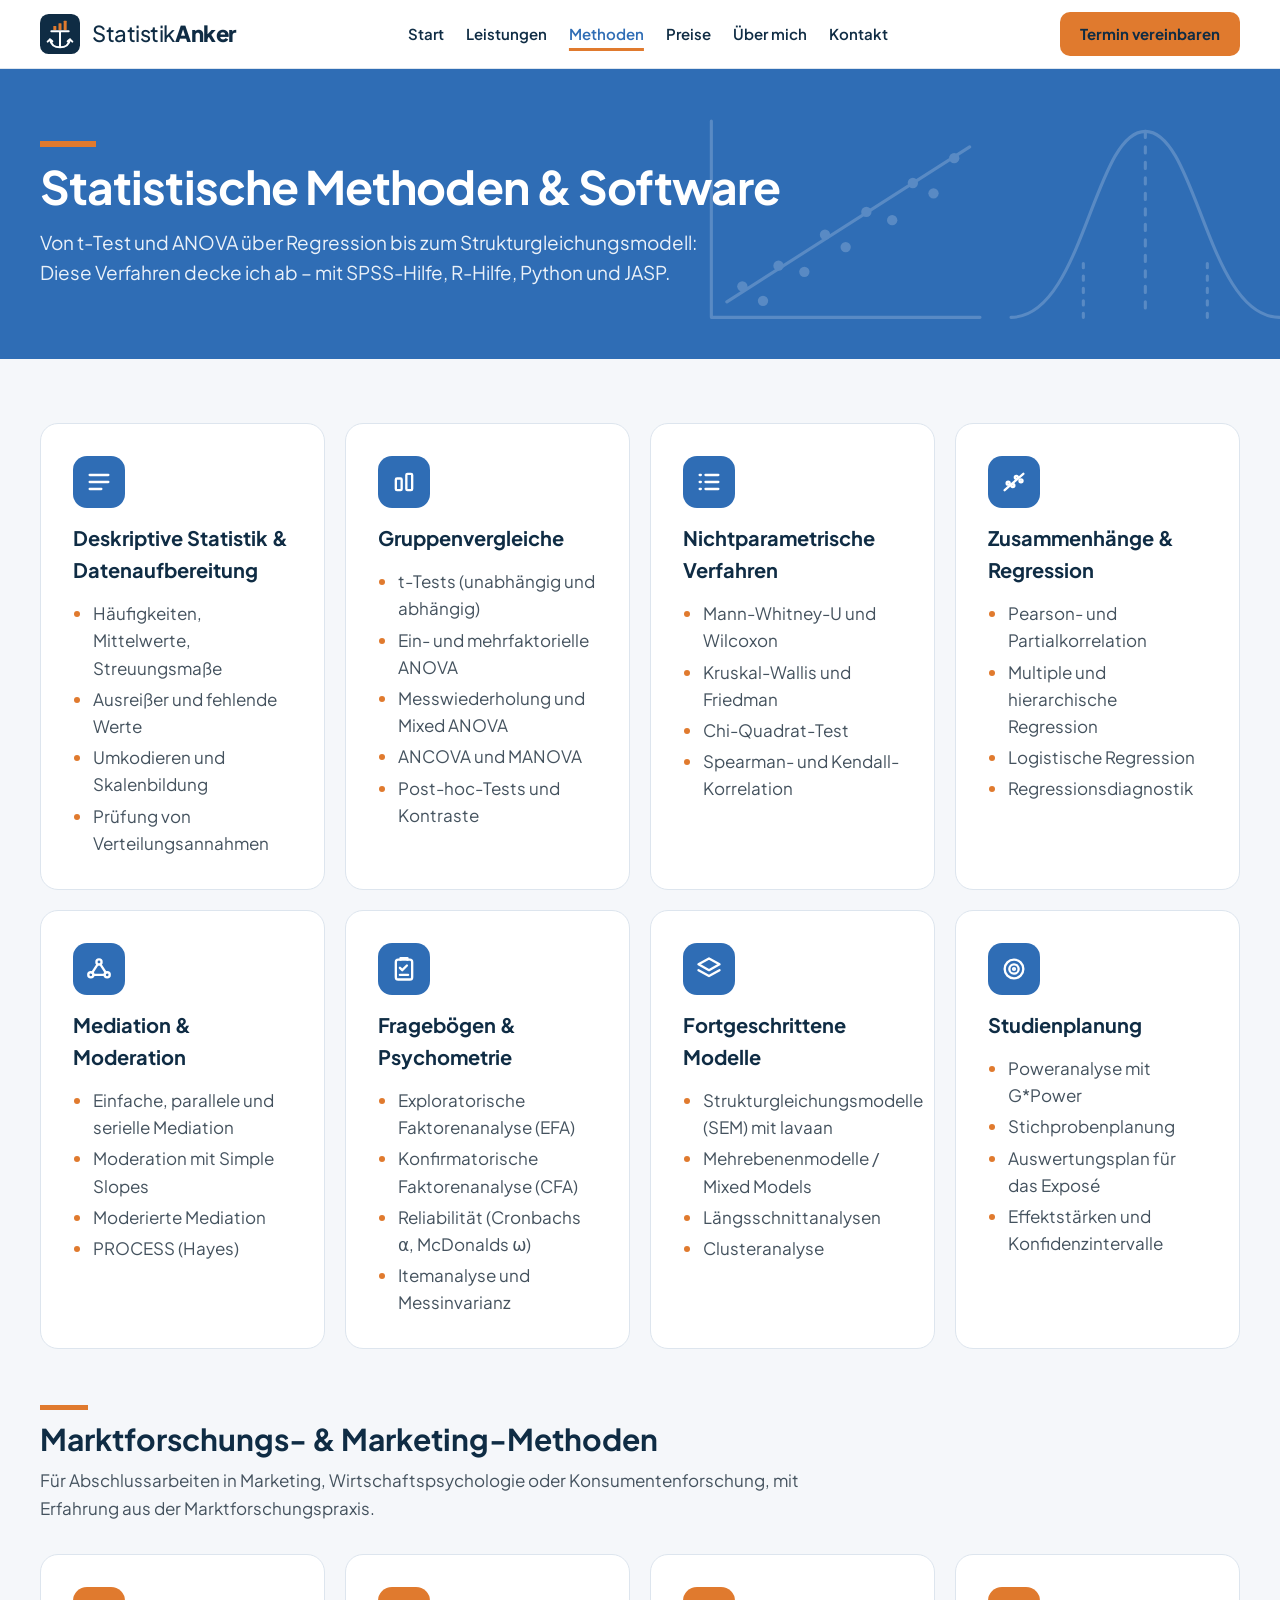
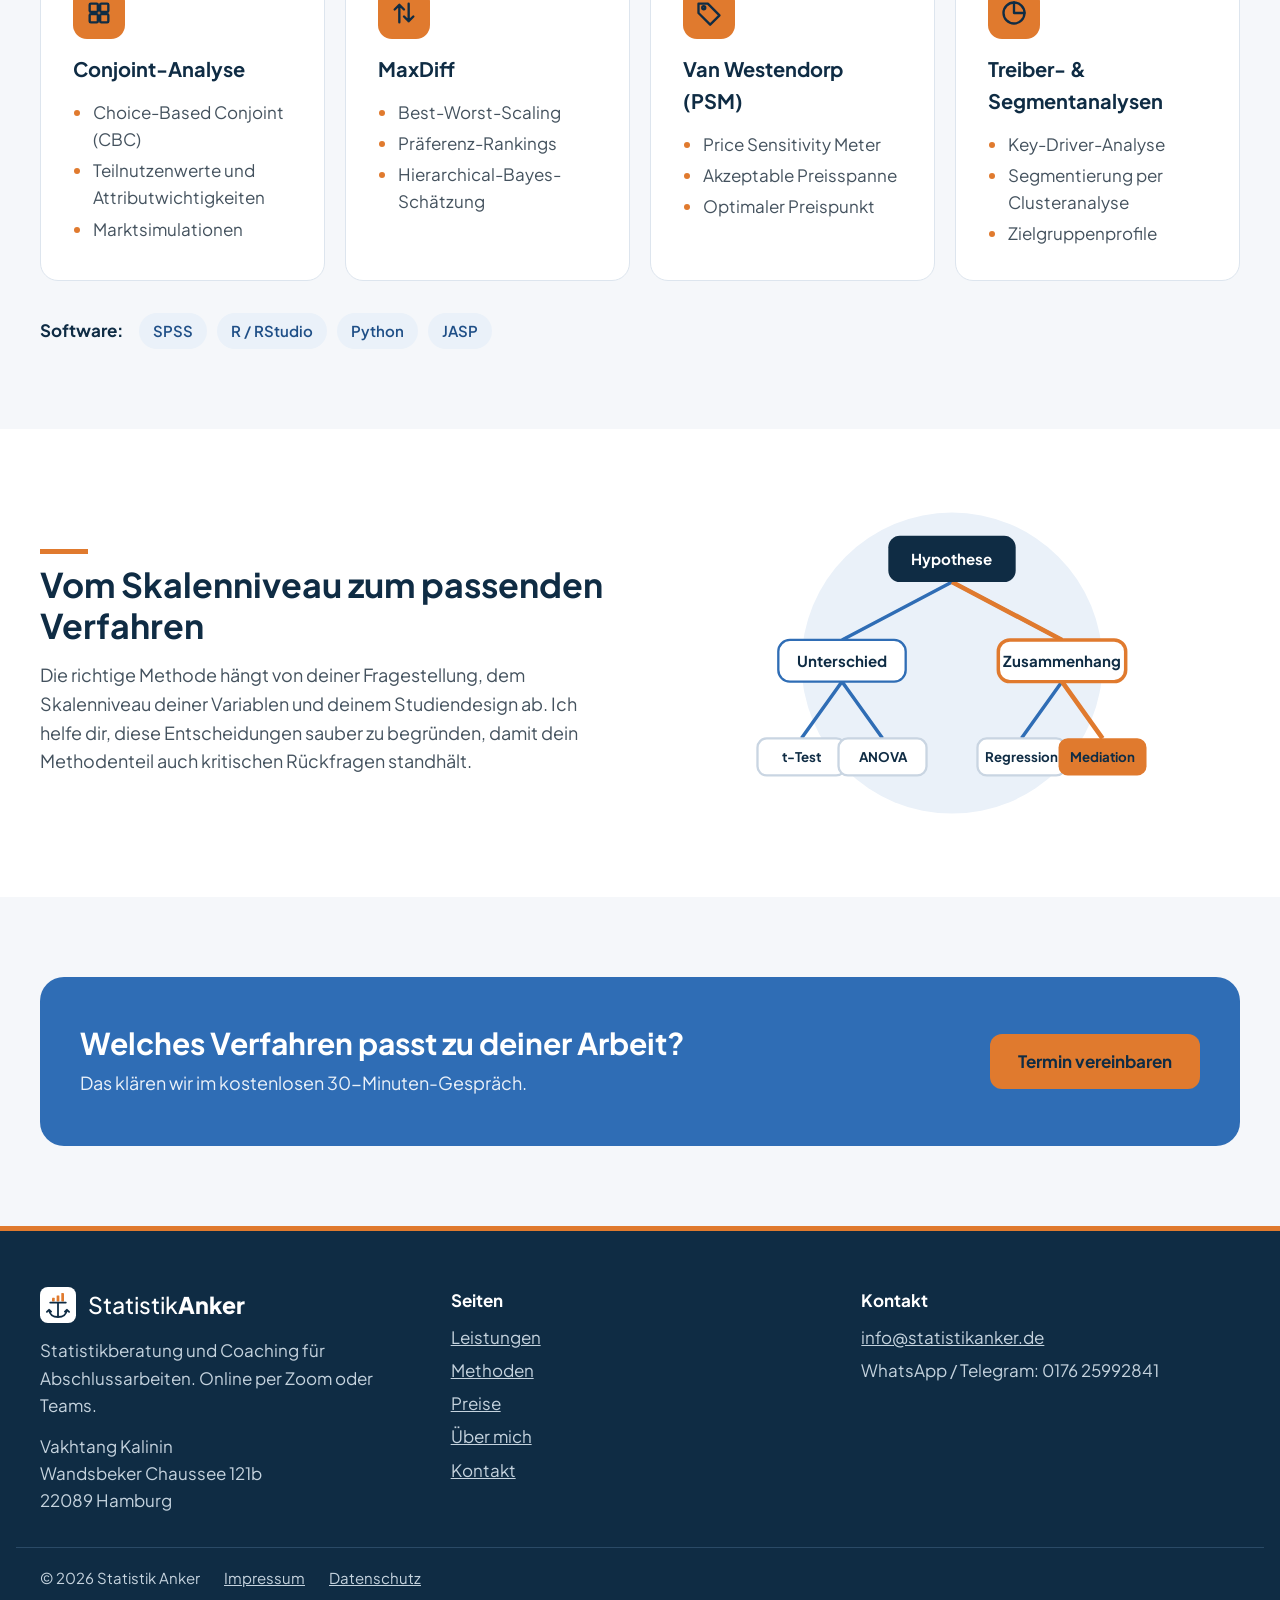
<file: methoden.html>
<!doctype html>
<html lang="de">
<head>
<meta charset="utf-8">
<meta name="viewport" content="width=device-width, initial-scale=1">
<title>Statistische Methoden: SPSS, R &amp; JASP | Statistik Anker</title>
<meta name="description" content="Von t-Test, ANOVA und Regression bis Mediation, Moderation, Faktorenanalyse und SEM: Statistik-Hilfe in SPSS, R, Python und JASP.">
<link rel="canonical" href="https://statistikanker.de/methoden.html">
<meta property="og:type" content="website">
<meta property="og:title" content="Statistische Methoden: SPSS, R &amp; JASP | Statistik Anker">
<meta property="og:description" content="Von t-Test, ANOVA und Regression bis Mediation, Moderation, Faktorenanalyse und SEM: Statistik-Hilfe in SPSS, R, Python und JASP.">
<meta property="og:url" content="https://statistikanker.de/methoden.html">
<meta property="og:locale" content="de_DE">
<link rel="icon" href="favicon.svg" type="image/svg+xml">
<link rel="stylesheet" href="fonts.css">
<style>
body{margin:0}
a{color:#2F6DB5}a:hover{color:#1F4F87}
li::marker{color:#E07A2E}

*:focus-visible{outline:3px solid #E07A2E;outline-offset:2px}
html{scroll-behavior:smooth}
@media (prefers-reduced-motion: reduce){html{scroll-behavior:auto}}
</style>
</head>
<body>
<div style="min-height: 100vh; background: #F5F7FA; color: #1E2B36; font-family: 'Plus Jakarta Sans', 'Segoe UI', system-ui, -apple-system, Arial, sans-serif; font-size: 17px; line-height: 1.6">

<header style="position: sticky; top: 0; z-index: 20; background: #FFFFFF; border-bottom: 1px solid #DDE5EE">
<div style="max-width: 1200px; margin: 0 auto; padding: 12px 24px; display: flex; flex-wrap: wrap; align-items: center; justify-content: space-between; gap: 12px 24px">
<a href="index.html" aria-label="Statistik Anker, zur Startseite" style="display: flex; align-items: center; gap: 12px; text-decoration: none">
<svg width="40" height="40" viewBox="0 0 120 120" fill="none" aria-hidden="true"><rect width="120" height="120" rx="26" fill="#0F2C44"></rect><rect x="40" y="36" width="9" height="12" rx="1.5" fill="#E07A2E"></rect><rect x="55.5" y="28" width="9" height="20" rx="1.5" fill="#E07A2E"></rect><rect x="71" y="20" width="9" height="28" rx="1.5" fill="#E07A2E"></rect><path d="M34 52 H86 M60 52 V98 M30 76 Q34 100 60 100 Q86 100 90 76 M23 83 L30 76 L37 82 M83 82 L90 76 L97 83" stroke="#FFFFFF" stroke-width="6" stroke-linecap="round" stroke-linejoin="round"></path></svg>
<span style="font-size: 22px; color: #0F2C44; letter-spacing: -0.02em"><span style="font-weight: 500">Statistik</span><span style="font-weight: 800">Anker</span></span>
</a>
<nav aria-label="Hauptmenü" style="display: flex; flex-wrap: wrap; gap: 4px 22px; font-size: 15px; font-weight: 600">
<a href="index.html" style="color: #0F2C44; text-decoration: none; padding: 10px 0">Start</a>
<a href="leistungen.html" style="color: #0F2C44; text-decoration: none; padding: 10px 0">Leistungen</a>
<a href="methoden.html" aria-current="page" style="color: #2F6DB5; text-decoration: underline; text-decoration-color: #E07A2E; text-decoration-thickness: 3px; text-underline-offset: 8px; padding: 10px 0">Methoden</a>
<a href="preise.html" style="color: #0F2C44; text-decoration: none; padding: 10px 0">Preise</a>
<a href="ueber-mich.html" style="color: #0F2C44; text-decoration: none; padding: 10px 0">Über mich</a>
<a href="kontakt.html" style="color: #0F2C44; text-decoration: none; padding: 10px 0">Kontakt</a>
</nav>
<a href="kontakt.html" style="display: inline-flex; align-items: center; min-height: 44px; box-sizing: border-box; padding: 10px 20px; border-radius: 10px; background: #E07A2E; color: #0F2C44; font-size: 15px; font-weight: 700; text-decoration: none">Termin vereinbaren</a>
</div>
</header>

<section style="position: relative; overflow: hidden; background: #2F6DB5">
<svg aria-hidden="true" viewBox="0 0 600 260" fill="none" stroke="#FFFFFF" stroke-width="3" stroke-linecap="round" stroke-linejoin="round" style="position: absolute; right: -10px; top: 50%; transform: translateY(-50%); width: min(620px, 75%); height: auto; opacity: 0.2"><path d="M40 230 H300 M40 230 V40"></path><path d="M55 215 L290 65"></path><g fill="#FFFFFF" stroke="none"><circle cx="70" cy="200" r="5"></circle><circle cx="90" cy="214" r="5"></circle><circle cx="105" cy="180" r="5"></circle><circle cx="130" cy="186" r="5"></circle><circle cx="150" cy="150" r="5"></circle><circle cx="170" cy="162" r="5"></circle><circle cx="190" cy="128" r="5"></circle><circle cx="215" cy="136" r="5"></circle><circle cx="235" cy="100" r="5"></circle><circle cx="255" cy="110" r="5"></circle><circle cx="275" cy="76" r="5"></circle></g><path d="M330 230 C400 230 410 50 460 50 C510 50 520 230 590 230"></path><path d="M460 50 V230" stroke-dasharray="6 9"></path><path d="M400 230 V176 M520 230 V176" stroke-dasharray="4 8"></path></svg>
<div style="position: relative; max-width: 1200px; margin: 0 auto; padding: 72px 24px; display: flex; flex-direction: column; gap: 14px">
<h1 style="margin: 0; padding-top: 20px; background: linear-gradient(#E07A2E, #E07A2E) left top / 56px 6px no-repeat; font-size: 46px; line-height: 1.12; color: #FFFFFF; letter-spacing: -0.02em">Statistische Methoden &amp; Software</h1>
<p style="margin: 0; font-size: 19px; color: #EAF1F9; max-width: 680px">Von t-Test und ANOVA über Regression bis zum Strukturgleichungsmodell: Diese Verfahren decke ich ab – mit SPSS-Hilfe, R-Hilfe, Python und JASP.</p>
</div>
</section>

<section>
<div style="max-width: 1200px; margin: 0 auto; padding: 64px 24px 80px; display: flex; flex-direction: column; gap: 32px">
<div style="display: grid; grid-template-columns: repeat(auto-fit, minmax(260px, 1fr)); gap: 20px">
<div style="background: #FFFFFF; border: 1px solid #DDE5EE; border-radius: 18px; padding: 32px; display: flex; flex-direction: column; gap: 14px"><div style="width: 52px; height: 52px; border-radius: 14px; background: #2F6DB5; display: flex; align-items: center; justify-content: center"><svg width="28" height="28" viewBox="0 0 24 24" fill="none" stroke="#FFFFFF" stroke-width="2" stroke-linecap="round" stroke-linejoin="round" aria-hidden="true"><path d="M4 6h16M4 12h16M4 18h10"></path></svg></div><h3 style="margin: 0; font-size: 20px; color: #0F2C44">Deskriptive Statistik &amp; Datenaufbereitung</h3><ul style="margin: 0; padding-left: 20px; color: #44525E; display: flex; flex-direction: column; gap: 4px"><li>Häufigkeiten, Mittelwerte, Streuungsmaße</li><li>Ausreißer und fehlende Werte</li><li>Umkodieren und Skalenbildung</li><li>Prüfung von Verteilungsannahmen</li></ul></div>
<div style="background: #FFFFFF; border: 1px solid #DDE5EE; border-radius: 18px; padding: 32px; display: flex; flex-direction: column; gap: 14px"><div style="width: 52px; height: 52px; border-radius: 14px; background: #2F6DB5; display: flex; align-items: center; justify-content: center"><svg width="28" height="28" viewBox="0 0 24 24" fill="none" stroke="#FFFFFF" stroke-width="2" stroke-linecap="round" stroke-linejoin="round" aria-hidden="true"><rect x="5" y="9" width="5" height="10" rx="1"></rect><rect x="14" y="5" width="5" height="14" rx="1"></rect></svg></div><h3 style="margin: 0; font-size: 20px; color: #0F2C44">Gruppenvergleiche</h3><ul style="margin: 0; padding-left: 20px; color: #44525E; display: flex; flex-direction: column; gap: 4px"><li>t-Tests (unabhängig und abhängig)</li><li>Ein- und mehrfaktorielle ANOVA</li><li>Messwiederholung und Mixed ANOVA</li><li>ANCOVA und MANOVA</li><li>Post-hoc-Tests und Kontraste</li></ul></div>
<div style="background: #FFFFFF; border: 1px solid #DDE5EE; border-radius: 18px; padding: 32px; display: flex; flex-direction: column; gap: 14px"><div style="width: 52px; height: 52px; border-radius: 14px; background: #2F6DB5; display: flex; align-items: center; justify-content: center"><svg width="28" height="28" viewBox="0 0 24 24" fill="none" stroke="#FFFFFF" stroke-width="2" stroke-linecap="round" stroke-linejoin="round" aria-hidden="true"><path d="M9 6h11M9 12h11M9 18h11M4 6h1M4 12h1M4 18h1"></path></svg></div><h3 style="margin: 0; font-size: 20px; color: #0F2C44">Nichtparametrische Verfahren</h3><ul style="margin: 0; padding-left: 20px; color: #44525E; display: flex; flex-direction: column; gap: 4px"><li>Mann-Whitney-U und Wilcoxon</li><li>Kruskal-Wallis und Friedman</li><li>Chi-Quadrat-Test</li><li>Spearman- und Kendall-Korrelation</li></ul></div>
<div style="background: #FFFFFF; border: 1px solid #DDE5EE; border-radius: 18px; padding: 32px; display: flex; flex-direction: column; gap: 14px"><div style="width: 52px; height: 52px; border-radius: 14px; background: #2F6DB5; display: flex; align-items: center; justify-content: center"><svg width="28" height="28" viewBox="0 0 24 24" fill="none" stroke="#FFFFFF" stroke-width="2" stroke-linecap="round" stroke-linejoin="round" aria-hidden="true"><path d="M4 19L20 5"></path><circle cx="7" cy="13" r="1.3"></circle><circle cx="11" cy="15" r="1.3"></circle><circle cx="14" cy="8" r="1.3"></circle><circle cx="18" cy="11" r="1.3"></circle></svg></div><h3 style="margin: 0; font-size: 20px; color: #0F2C44">Zusammenhänge &amp; Regression</h3><ul style="margin: 0; padding-left: 20px; color: #44525E; display: flex; flex-direction: column; gap: 4px"><li>Pearson- und Partialkorrelation</li><li>Multiple und hierarchische Regression</li><li>Logistische Regression</li><li>Regressionsdiagnostik</li></ul></div>
<div style="background: #FFFFFF; border: 1px solid #DDE5EE; border-radius: 18px; padding: 32px; display: flex; flex-direction: column; gap: 14px"><div style="width: 52px; height: 52px; border-radius: 14px; background: #2F6DB5; display: flex; align-items: center; justify-content: center"><svg width="28" height="28" viewBox="0 0 24 24" fill="none" stroke="#FFFFFF" stroke-width="2" stroke-linecap="round" stroke-linejoin="round" aria-hidden="true"><circle cx="5" cy="17" r="2.2"></circle><circle cx="19" cy="17" r="2.2"></circle><circle cx="12" cy="6" r="2.2"></circle><path d="M7.2 17h9.6M6.2 15.2l4.6-7.2M13.2 8l4.6 7.2"></path></svg></div><h3 style="margin: 0; font-size: 20px; color: #0F2C44">Mediation &amp; Moderation</h3><ul style="margin: 0; padding-left: 20px; color: #44525E; display: flex; flex-direction: column; gap: 4px"><li>Einfache, parallele und serielle Mediation</li><li>Moderation mit Simple Slopes</li><li>Moderierte Mediation</li><li>PROCESS (Hayes)</li></ul></div>
<div style="background: #FFFFFF; border: 1px solid #DDE5EE; border-radius: 18px; padding: 32px; display: flex; flex-direction: column; gap: 14px"><div style="width: 52px; height: 52px; border-radius: 14px; background: #2F6DB5; display: flex; align-items: center; justify-content: center"><svg width="28" height="28" viewBox="0 0 24 24" fill="none" stroke="#FFFFFF" stroke-width="2" stroke-linecap="round" stroke-linejoin="round" aria-hidden="true"><rect x="5" y="4" width="14" height="17" rx="2"></rect><path d="M9 4V2.8h6V4"></path><path d="M8.5 11l2 2 4-4"></path><path d="M8.5 17h7"></path></svg></div><h3 style="margin: 0; font-size: 20px; color: #0F2C44">Fragebögen &amp; Psychometrie</h3><ul style="margin: 0; padding-left: 20px; color: #44525E; display: flex; flex-direction: column; gap: 4px"><li>Exploratorische Faktorenanalyse (EFA)</li><li>Konfirmatorische Faktorenanalyse (CFA)</li><li>Reliabilität (Cronbachs α, McDonalds ω)</li><li>Itemanalyse und Messinvarianz</li></ul></div>
<div style="background: #FFFFFF; border: 1px solid #DDE5EE; border-radius: 18px; padding: 32px; display: flex; flex-direction: column; gap: 14px"><div style="width: 52px; height: 52px; border-radius: 14px; background: #2F6DB5; display: flex; align-items: center; justify-content: center"><svg width="28" height="28" viewBox="0 0 24 24" fill="none" stroke="#FFFFFF" stroke-width="2" stroke-linecap="round" stroke-linejoin="round" aria-hidden="true"><path d="M12 3l9 5-9 5-9-5 9-5z"></path><path d="M3 13l9 5 9-5"></path></svg></div><h3 style="margin: 0; font-size: 20px; color: #0F2C44">Fortgeschrittene Modelle</h3><ul style="margin: 0; padding-left: 20px; color: #44525E; display: flex; flex-direction: column; gap: 4px"><li>Strukturgleichungsmodelle (SEM) mit lavaan</li><li>Mehrebenenmodelle / Mixed Models</li><li>Längsschnittanalysen</li><li>Clusteranalyse</li></ul></div>
<div style="background: #FFFFFF; border: 1px solid #DDE5EE; border-radius: 18px; padding: 32px; display: flex; flex-direction: column; gap: 14px"><div style="width: 52px; height: 52px; border-radius: 14px; background: #2F6DB5; display: flex; align-items: center; justify-content: center"><svg width="28" height="28" viewBox="0 0 24 24" fill="none" stroke="#FFFFFF" stroke-width="2" stroke-linecap="round" stroke-linejoin="round" aria-hidden="true"><circle cx="12" cy="12" r="8"></circle><circle cx="12" cy="12" r="4"></circle><circle cx="12" cy="12" r="0.8"></circle></svg></div><h3 style="margin: 0; font-size: 20px; color: #0F2C44">Studienplanung</h3><ul style="margin: 0; padding-left: 20px; color: #44525E; display: flex; flex-direction: column; gap: 4px"><li>Poweranalyse mit G*Power</li><li>Stichprobenplanung</li><li>Auswertungsplan für das Exposé</li><li>Effektstärken und Konfidenzintervalle</li></ul></div>
</div>
<div style="display: flex; flex-direction: column; gap: 10px; margin-top: 24px"><h2 style="margin: 0; padding-top: 16px; background: linear-gradient(#E07A2E, #E07A2E) left top / 48px 5px no-repeat; font-size: 30px; line-height: 1.2; color: #0F2C44">Marktforschungs- &amp; Marketing-Methoden</h2><p style="margin: 0; color: #44525E; max-width: 760px">Für Abschlussarbeiten in Marketing, Wirtschaftspsychologie oder Konsumentenforschung, mit Erfahrung aus der Marktforschungspraxis.</p></div>
<div style="display: grid; grid-template-columns: repeat(auto-fit, minmax(240px, 1fr)); gap: 20px">
<div style="background: #FFFFFF; border: 1px solid #DDE5EE; border-radius: 18px; padding: 32px; display: flex; flex-direction: column; gap: 14px"><div style="width: 52px; height: 52px; border-radius: 14px; background: #E07A2E; display: flex; align-items: center; justify-content: center"><svg width="28" height="28" viewBox="0 0 24 24" fill="none" stroke="#0F2C44" stroke-width="2" stroke-linecap="round" stroke-linejoin="round" aria-hidden="true"><rect x="4" y="4" width="7" height="7" rx="1"></rect><rect x="13" y="4" width="7" height="7" rx="1"></rect><rect x="4" y="13" width="7" height="7" rx="1"></rect><rect x="13" y="13" width="7" height="7" rx="1"></rect></svg></div><h3 style="margin: 0; font-size: 20px; color: #0F2C44">Conjoint-Analyse</h3><ul style="margin: 0; padding-left: 20px; color: #44525E; display: flex; flex-direction: column; gap: 4px"><li>Choice-Based Conjoint (CBC)</li><li>Teilnutzenwerte und Attributwichtigkeiten</li><li>Marktsimulationen</li></ul></div>
<div style="background: #FFFFFF; border: 1px solid #DDE5EE; border-radius: 18px; padding: 32px; display: flex; flex-direction: column; gap: 14px"><div style="width: 52px; height: 52px; border-radius: 14px; background: #E07A2E; display: flex; align-items: center; justify-content: center"><svg width="28" height="28" viewBox="0 0 24 24" fill="none" stroke="#0F2C44" stroke-width="2" stroke-linecap="round" stroke-linejoin="round" aria-hidden="true"><path d="M8 20V5M4 9l4-4 4 4M16 4v15M12 15l4 4 4-4"></path></svg></div><h3 style="margin: 0; font-size: 20px; color: #0F2C44">MaxDiff</h3><ul style="margin: 0; padding-left: 20px; color: #44525E; display: flex; flex-direction: column; gap: 4px"><li>Best-Worst-Scaling</li><li>Präferenz-Rankings</li><li>Hierarchical-Bayes-Schätzung</li></ul></div>
<div style="background: #FFFFFF; border: 1px solid #DDE5EE; border-radius: 18px; padding: 32px; display: flex; flex-direction: column; gap: 14px"><div style="width: 52px; height: 52px; border-radius: 14px; background: #E07A2E; display: flex; align-items: center; justify-content: center"><svg width="28" height="28" viewBox="0 0 24 24" fill="none" stroke="#0F2C44" stroke-width="2" stroke-linecap="round" stroke-linejoin="round" aria-hidden="true"><path d="M3 12V4h8l10 10-8 8L3 12z"></path><circle cx="7.5" cy="7.5" r="1.3"></circle></svg></div><h3 style="margin: 0; font-size: 20px; color: #0F2C44">Van Westendorp (PSM)</h3><ul style="margin: 0; padding-left: 20px; color: #44525E; display: flex; flex-direction: column; gap: 4px"><li>Price Sensitivity Meter</li><li>Akzeptable Preisspanne</li><li>Optimaler Preispunkt</li></ul></div>
<div style="background: #FFFFFF; border: 1px solid #DDE5EE; border-radius: 18px; padding: 32px; display: flex; flex-direction: column; gap: 14px"><div style="width: 52px; height: 52px; border-radius: 14px; background: #E07A2E; display: flex; align-items: center; justify-content: center"><svg width="28" height="28" viewBox="0 0 24 24" fill="none" stroke="#0F2C44" stroke-width="2" stroke-linecap="round" stroke-linejoin="round" aria-hidden="true"><circle cx="12" cy="12" r="9"></circle><path d="M12 3v9h9"></path></svg></div><h3 style="margin: 0; font-size: 20px; color: #0F2C44">Treiber- &amp; Segmentanalysen</h3><ul style="margin: 0; padding-left: 20px; color: #44525E; display: flex; flex-direction: column; gap: 4px"><li>Key-Driver-Analyse</li><li>Segmentierung per Clusteranalyse</li><li>Zielgruppenprofile</li></ul></div>
</div>
<div style="display: flex; flex-wrap: wrap; align-items: center; gap: 10px"><span style="font-weight: 700; color: #0F2C44; margin-right: 6px">Software:</span><span style="padding: 6px 14px; border-radius: 999px; background: #EAF1F9; color: #1F4F87; font-weight: 600; font-size: 15px">SPSS</span><span style="padding: 6px 14px; border-radius: 999px; background: #EAF1F9; color: #1F4F87; font-weight: 600; font-size: 15px">R / RStudio</span><span style="padding: 6px 14px; border-radius: 999px; background: #EAF1F9; color: #1F4F87; font-weight: 600; font-size: 15px">Python</span><span style="padding: 6px 14px; border-radius: 999px; background: #EAF1F9; color: #1F4F87; font-weight: 600; font-size: 15px">JASP</span></div>
</div>
</section>
<section style="background: #FFFFFF">
<div style="max-width: 1200px; margin: 0 auto; padding: 72px 24px; display: grid; grid-template-columns: repeat(auto-fit, minmax(320px, 1fr)); gap: 48px; align-items: center">
<div style="display: flex; flex-direction: column; gap: 14px">
<h2 style="margin: 0; padding-top: 16px; background: linear-gradient(#E07A2E, #E07A2E) left top / 48px 5px no-repeat; font-size: 34px; line-height: 1.2; color: #0F2C44">Vom Skalenniveau zum passenden Verfahren</h2>
<p style="margin: 0; font-size: 18px; color: #44525E">Die richtige Methode hängt von deiner Fragestellung, dem Skalenniveau deiner Variablen und deinem Studiendesign ab. Ich helfe dir, diese Entscheidungen sauber zu begründen, damit dein Methodenteil auch kritischen Rückfragen standhält.</p>
</div>
<figure style="margin: 0; display: flex; justify-content: center">
<svg viewBox="0 0 380 280" width="100%" role="img" aria-label="Illustration: Entscheidungsbaum von der Hypothese über Unterschied oder Zusammenhang zum passenden Verfahren" style="display: block; max-width: 440px; height: auto">
<circle cx="190" cy="140" r="130" fill="#EAF1F9"></circle>
<path d="M190 70 L95 120 M190 70 L285 120 M95 156 L60 205 M95 156 L130 205 M285 156 L250 205" stroke="#2F6DB5" stroke-width="3"></path>
<path d="M190 70 L285 120 M285 156 L320 205" stroke="#E07A2E" stroke-width="4"></path>
<rect x="135" y="30" width="110" height="40" rx="10" fill="#0F2C44"></rect>
<rect x="40" y="120" width="110" height="36" rx="10" fill="#FFFFFF" stroke="#2F6DB5" stroke-width="2"></rect>
<rect x="230" y="120" width="110" height="36" rx="10" fill="#FFFFFF" stroke="#E07A2E" stroke-width="3"></rect>
<rect x="22" y="205" width="76" height="32" rx="8" fill="#FFFFFF" stroke="#C9D5E2" stroke-width="2"></rect>
<rect x="92" y="205" width="76" height="32" rx="8" fill="#FFFFFF" stroke="#C9D5E2" stroke-width="2"></rect>
<rect x="212" y="205" width="76" height="32" rx="8" fill="#FFFFFF" stroke="#C9D5E2" stroke-width="2"></rect>
<rect x="282" y="205" width="76" height="32" rx="8" fill="#E07A2E"></rect>
<g font-family="Plus Jakarta Sans, Segoe UI, sans-serif" font-size="13" font-weight="700" text-anchor="middle"><text x="190" y="55" fill="#FFFFFF">Hypothese</text><text x="95" y="143" fill="#0F2C44">Unterschied</text><text x="285" y="143" fill="#0F2C44">Zusammenhang</text></g>
<g font-family="Plus Jakarta Sans, Segoe UI, sans-serif" font-size="11.5" font-weight="700" text-anchor="middle" fill="#0F2C44"><text x="60" y="225">t-Test</text><text x="130" y="225">ANOVA</text><text x="250" y="225">Regression</text><text x="320" y="225">Mediation</text></g>
</svg>
</figure>
</div>
</section>

<section>
<div style="max-width: 1200px; margin: 0 auto; padding: 80px 24px">
<div style="background: #2F6DB5; border-radius: 24px; padding: 48px 40px; display: flex; flex-wrap: wrap; justify-content: space-between; align-items: center; gap: 24px">
<div style="display: flex; flex-direction: column; gap: 8px; max-width: 640px"><h2 style="margin: 0; font-size: 30px; line-height: 1.2; color: #FFFFFF">Welches Verfahren passt zu deiner Arbeit?</h2><p style="margin: 0; font-size: 18px; color: #EAF1F9">Das klären wir im kostenlosen 30-Minuten-Gespräch.</p></div>
<a href="kontakt.html" style="display: inline-flex; align-items: center; min-height: 52px; box-sizing: border-box; padding: 14px 28px; border-radius: 12px; background: #E07A2E; color: #0F2C44; font-size: 17px; font-weight: 700; text-decoration: none">Termin vereinbaren</a>
</div>
</div>
</section>
<footer style="background: #0F2C44; color: #FFFFFF; border-top: 5px solid #E07A2E; font-family: 'Plus Jakarta Sans', 'Segoe UI', system-ui, -apple-system, Arial, sans-serif; font-size: 17px; line-height: 1.6">
<div style="max-width: 1200px; margin: 0 auto; padding: 56px 24px 32px; display: grid; grid-template-columns: repeat(auto-fit, minmax(220px, 1fr)); gap: 32px">
<div style="display: flex; flex-direction: column; gap: 14px">
<div style="display: flex; align-items: center; gap: 12px"><svg width="36" height="36" viewBox="0 0 120 120" fill="none" aria-hidden="true"><rect width="120" height="120" rx="26" fill="#FFFFFF"></rect><rect x="40" y="36" width="9" height="12" rx="1.5" fill="#E07A2E"></rect><rect x="55.5" y="28" width="9" height="20" rx="1.5" fill="#E07A2E"></rect><rect x="71" y="20" width="9" height="28" rx="1.5" fill="#E07A2E"></rect><path d="M34 52 H86 M60 52 V98 M30 76 Q34 100 60 100 Q86 100 90 76 M23 83 L30 76 L37 82 M83 82 L90 76 L97 83" stroke="#0F2C44" stroke-width="6" stroke-linecap="round" stroke-linejoin="round"></path></svg><span style="font-size: 23px"><span style="font-weight: 500">Statistik</span><span style="font-weight: 800">Anker</span></span></div>
<p style="margin: 0; font-size: 17px; color: #C5D3DE">Statistikberatung und Coaching für Abschlussarbeiten. Online per Zoom oder Teams.</p>
<p style="margin: 0; font-size: 17px; color: #C5D3DE">Vakhtang Kalinin<br>Wandsbeker Chaussee 121b<br>22089 Hamburg</p>
</div>
<div style="display: flex; flex-direction: column; gap: 6px; font-size: 17px">
<div style="font-weight: 700; margin-bottom: 4px">Seiten</div>
<a href="leistungen.html" style="color: #C5D3DE">Leistungen</a>
<a href="methoden.html" style="color: #C5D3DE">Methoden</a>
<a href="preise.html" style="color: #C5D3DE">Preise</a>
<a href="ueber-mich.html" style="color: #C5D3DE">Über mich</a>
<a href="kontakt.html" style="color: #C5D3DE">Kontakt</a>
</div>
<div style="display: flex; flex-direction: column; gap: 6px; font-size: 17px">
<div style="font-weight: 700; margin-bottom: 4px">Kontakt</div>
<a href="mailto:info@statistikanker.de" style="color: #C5D3DE">info@statistikanker.de</a>
<span style="color: #C5D3DE">WhatsApp / Telegram: 0176 25992841</span>
</div>
</div>
<div style="max-width: 1200px; margin: 0 auto; padding: 18px 24px 28px; border-top: 1px solid #2A4A66; display: flex; flex-wrap: wrap; gap: 8px 24px; font-size: 15px; color: #C5D3DE">
<span>© 2026 Statistik Anker</span>
<a href="impressum.html" style="color: #C5D3DE">Impressum</a>
<a href="datenschutz.html" style="color: #C5D3DE">Datenschutz</a>
</div>
</footer>

</div>

</body>
</html>
</file>
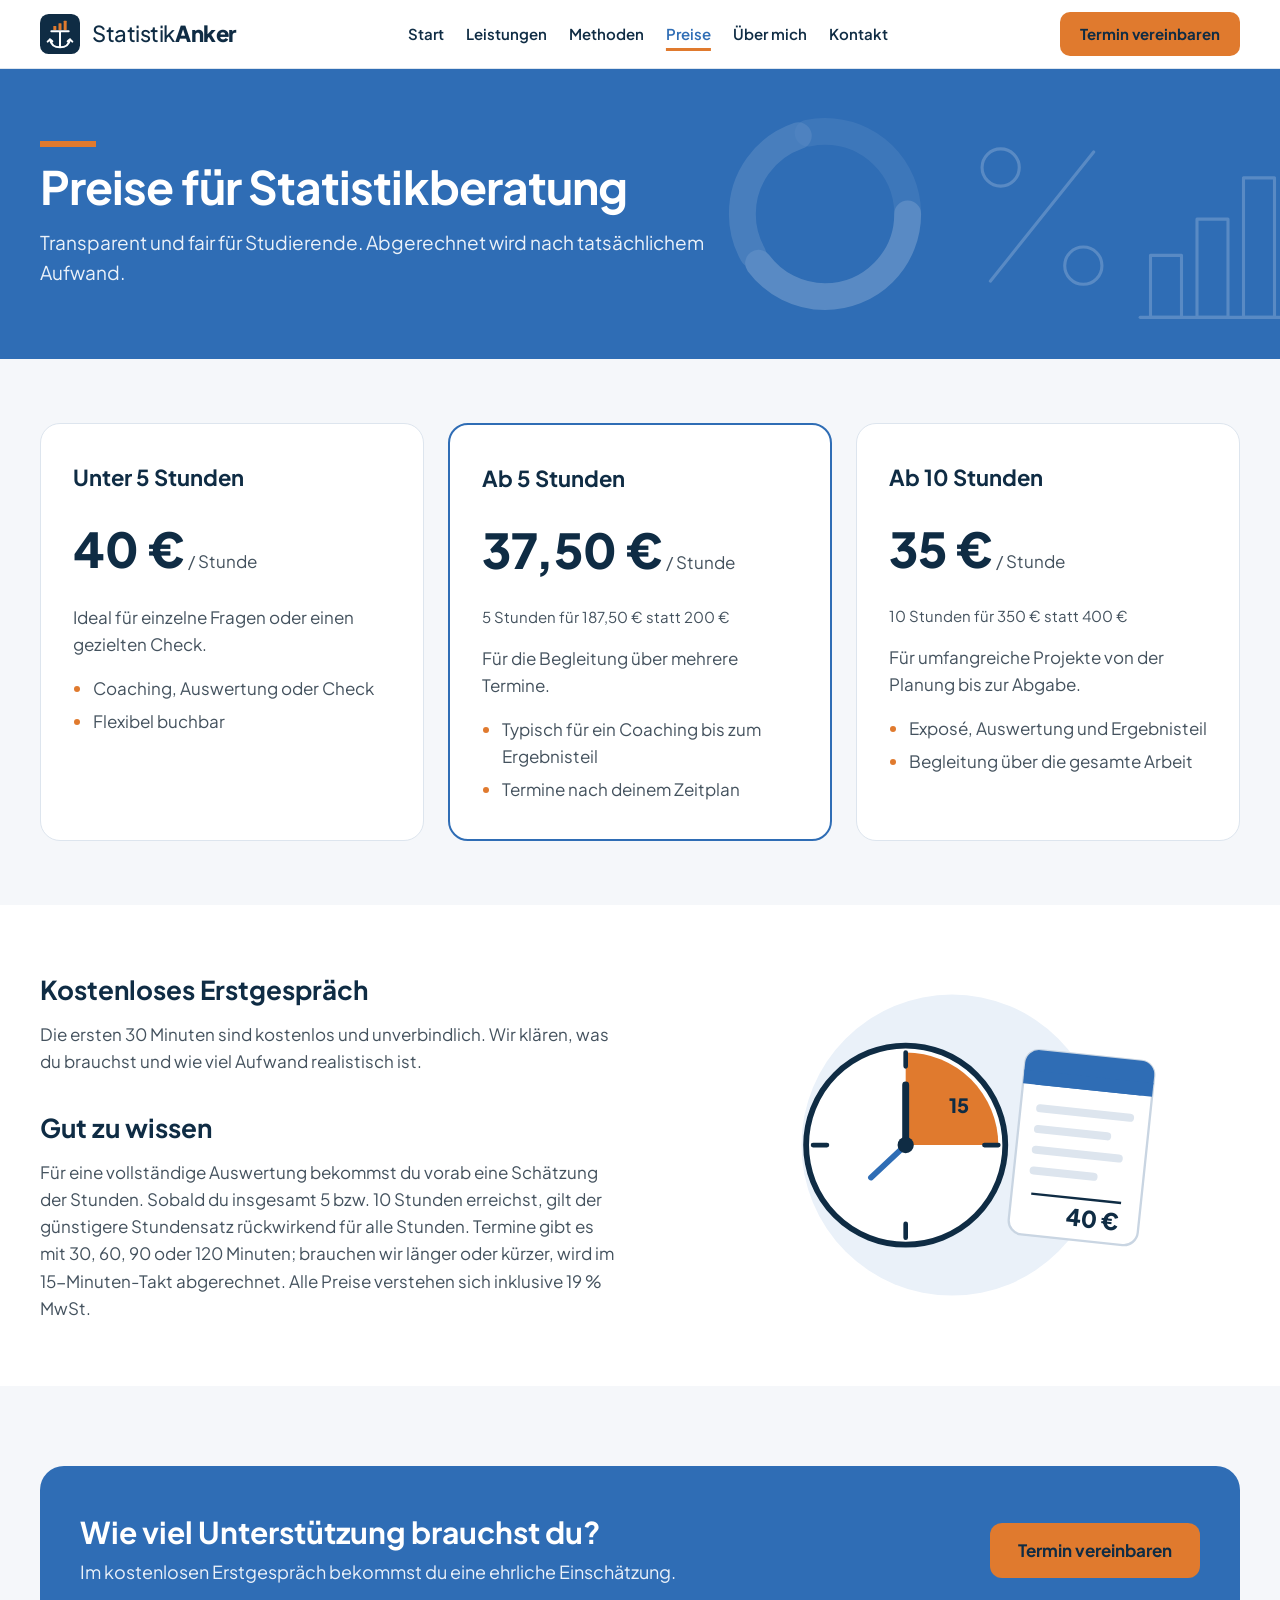
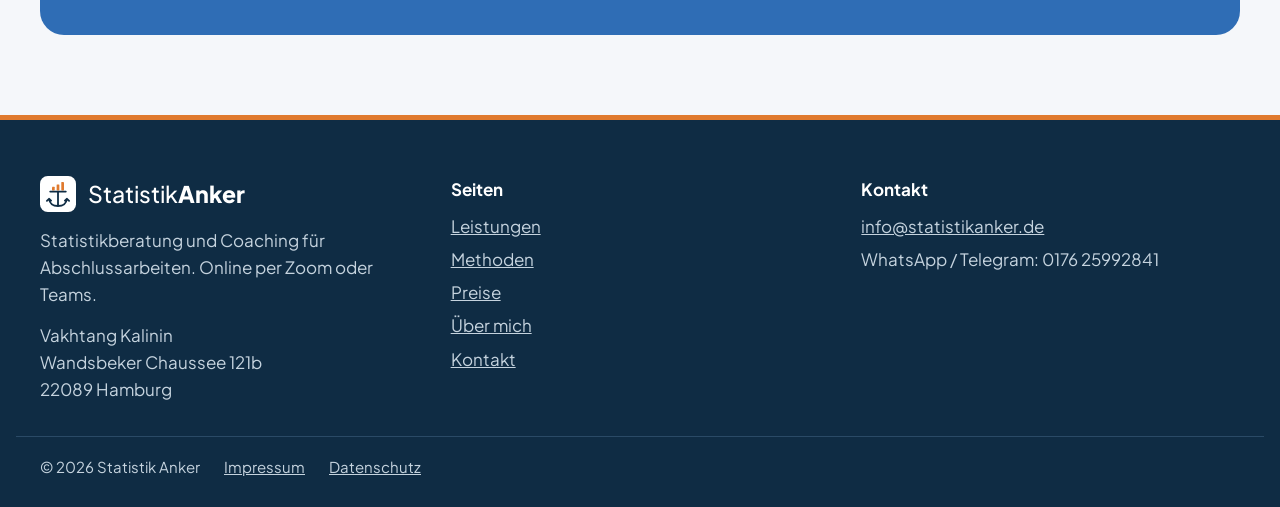
<file: preise.html>
<!doctype html>
<html lang="de">
<head>
<meta charset="utf-8">
<meta name="viewport" content="width=device-width, initial-scale=1">
<title>Preise für Statistikberatung | Statistik Anker</title>
<meta name="description" content="Transparente Preise für Statistik-Hilfe: 40 € pro Stunde, günstiger ab 5 und 10 Stunden. Abrechnung im 15-Minuten-Takt, Erstgespräch kostenlos.">
<link rel="canonical" href="https://statistikanker.de/preise.html">
<meta property="og:type" content="website">
<meta property="og:title" content="Preise für Statistikberatung | Statistik Anker">
<meta property="og:description" content="Transparente Preise für Statistik-Hilfe: 40 € pro Stunde, günstiger ab 5 und 10 Stunden. Abrechnung im 15-Minuten-Takt, Erstgespräch kostenlos.">
<meta property="og:url" content="https://statistikanker.de/preise.html">
<meta property="og:locale" content="de_DE">
<link rel="icon" href="favicon.svg" type="image/svg+xml">
<link rel="stylesheet" href="fonts.css">
<style>
body{margin:0}
a{color:#2F6DB5}a:hover{color:#1F4F87}
li::marker{color:#E07A2E}

*:focus-visible{outline:3px solid #E07A2E;outline-offset:2px}
html{scroll-behavior:smooth}
@media (prefers-reduced-motion: reduce){html{scroll-behavior:auto}}
</style>
</head>
<body>
<div style="min-height: 100vh; background: #F5F7FA; color: #1E2B36; font-family: 'Plus Jakarta Sans', 'Segoe UI', system-ui, -apple-system, Arial, sans-serif; font-size: 17px; line-height: 1.6">

<header style="position: sticky; top: 0; z-index: 20; background: #FFFFFF; border-bottom: 1px solid #DDE5EE">
<div style="max-width: 1200px; margin: 0 auto; padding: 12px 24px; display: flex; flex-wrap: wrap; align-items: center; justify-content: space-between; gap: 12px 24px">
<a href="index.html" aria-label="Statistik Anker, zur Startseite" style="display: flex; align-items: center; gap: 12px; text-decoration: none">
<svg width="40" height="40" viewBox="0 0 120 120" fill="none" aria-hidden="true"><rect width="120" height="120" rx="26" fill="#0F2C44"></rect><rect x="40" y="36" width="9" height="12" rx="1.5" fill="#E07A2E"></rect><rect x="55.5" y="28" width="9" height="20" rx="1.5" fill="#E07A2E"></rect><rect x="71" y="20" width="9" height="28" rx="1.5" fill="#E07A2E"></rect><path d="M34 52 H86 M60 52 V98 M30 76 Q34 100 60 100 Q86 100 90 76 M23 83 L30 76 L37 82 M83 82 L90 76 L97 83" stroke="#FFFFFF" stroke-width="6" stroke-linecap="round" stroke-linejoin="round"></path></svg>
<span style="font-size: 22px; color: #0F2C44; letter-spacing: -0.02em"><span style="font-weight: 500">Statistik</span><span style="font-weight: 800">Anker</span></span>
</a>
<nav aria-label="Hauptmenü" style="display: flex; flex-wrap: wrap; gap: 4px 22px; font-size: 15px; font-weight: 600">
<a href="index.html" style="color: #0F2C44; text-decoration: none; padding: 10px 0">Start</a>
<a href="leistungen.html" style="color: #0F2C44; text-decoration: none; padding: 10px 0">Leistungen</a>
<a href="methoden.html" style="color: #0F2C44; text-decoration: none; padding: 10px 0">Methoden</a>
<a href="preise.html" aria-current="page" style="color: #2F6DB5; text-decoration: underline; text-decoration-color: #E07A2E; text-decoration-thickness: 3px; text-underline-offset: 8px; padding: 10px 0">Preise</a>
<a href="ueber-mich.html" style="color: #0F2C44; text-decoration: none; padding: 10px 0">Über mich</a>
<a href="kontakt.html" style="color: #0F2C44; text-decoration: none; padding: 10px 0">Kontakt</a>
</nav>
<a href="kontakt.html" style="display: inline-flex; align-items: center; min-height: 44px; box-sizing: border-box; padding: 10px 20px; border-radius: 10px; background: #E07A2E; color: #0F2C44; font-size: 15px; font-weight: 700; text-decoration: none">Termin vereinbaren</a>
</div>
</header>

<section style="position: relative; overflow: hidden; background: #2F6DB5">
<svg aria-hidden="true" viewBox="0 0 600 260" fill="none" stroke="#FFFFFF" stroke-width="3" stroke-linecap="round" stroke-linejoin="round" style="position: absolute; right: -10px; top: 50%; transform: translateY(-50%); width: min(620px, 75%); height: auto; opacity: 0.2"><circle cx="150" cy="130" r="80" stroke-width="26" stroke-dasharray="200 303"></circle><circle cx="150" cy="130" r="80" stroke-width="26" stroke-dasharray="140 363" stroke-dashoffset="-210" opacity="0.6"></circle><circle cx="150" cy="130" r="80" stroke-width="26" stroke-dasharray="140 363" stroke-dashoffset="-360" opacity="0.35"></circle><circle cx="320" cy="85" r="18"></circle><circle cx="400" cy="180" r="18"></circle><path d="M410 70 L310 195"></path><rect x="465" y="170" width="30" height="60"></rect><rect x="510" y="135" width="30" height="95"></rect><rect x="555" y="95" width="30" height="135"></rect><path d="M455 230 H595"></path></svg>
<div style="position: relative; max-width: 1200px; margin: 0 auto; padding: 72px 24px; display: flex; flex-direction: column; gap: 14px">
<h1 style="margin: 0; padding-top: 20px; background: linear-gradient(#E07A2E, #E07A2E) left top / 56px 6px no-repeat; font-size: 46px; line-height: 1.12; color: #FFFFFF; letter-spacing: -0.02em">Preise für Statistikberatung</h1>
<p style="margin: 0; font-size: 19px; color: #EAF1F9; max-width: 680px">Transparent und fair für Studierende. Abgerechnet wird nach tatsächlichem Aufwand.</p>
</div>
</section>

<section>
<div style="max-width: 1200px; margin: 0 auto; padding: 64px 24px; display: grid; grid-template-columns: repeat(auto-fit, minmax(280px, 1fr)); gap: 24px; align-items: stretch">
<div style="background: #FFFFFF; border: 1px solid #DDE5EE; border-radius: 20px; padding: 36px 32px; display: flex; flex-direction: column; gap: 16px">
<h2 style="margin: 0; font-size: 22px; color: #0F2C44">Unter 5 Stunden</h2>
<div><span style="font-size: 48px; font-weight: 800; color: #0F2C44">40 €</span><span style="color: #44525E"> / Stunde</span></div>
<p style="margin: 0; color: #44525E">Ideal für einzelne Fragen oder einen gezielten Check.</p>
<ul style="margin: 0; padding-left: 20px; color: #44525E; display: flex; flex-direction: column; gap: 6px"><li>Coaching, Auswertung oder Check</li><li>Flexibel buchbar</li></ul>
</div>
<div style="background: #FFFFFF; border: 2px solid #2F6DB5; border-radius: 20px; padding: 36px 32px; display: flex; flex-direction: column; gap: 16px">
<h2 style="margin: 0; font-size: 22px; color: #0F2C44">Ab 5 Stunden</h2>
<div><span style="font-size: 48px; font-weight: 800; color: #0F2C44">37,50 €</span><span style="color: #44525E"> / Stunde</span></div>
<p style="margin: 0; font-size: 15px; color: #44525E">5 Stunden für 187,50 € statt 200 €</p>
<p style="margin: 0; color: #44525E">Für die Begleitung über mehrere Termine.</p>
<ul style="margin: 0; padding-left: 20px; color: #44525E; display: flex; flex-direction: column; gap: 6px"><li>Typisch für ein Coaching bis zum Ergebnisteil</li><li>Termine nach deinem Zeitplan</li></ul>
</div>
<div style="background: #FFFFFF; border: 1px solid #DDE5EE; border-radius: 20px; padding: 36px 32px; display: flex; flex-direction: column; gap: 16px">
<h2 style="margin: 0; font-size: 22px; color: #0F2C44">Ab 10 Stunden</h2>
<div><span style="font-size: 48px; font-weight: 800; color: #0F2C44">35 €</span><span style="color: #44525E"> / Stunde</span></div>
<p style="margin: 0; font-size: 15px; color: #44525E">10 Stunden für 350 € statt 400 €</p>
<p style="margin: 0; color: #44525E">Für umfangreiche Projekte von der Planung bis zur Abgabe.</p>
<ul style="margin: 0; padding-left: 20px; color: #44525E; display: flex; flex-direction: column; gap: 6px"><li>Exposé, Auswertung und Ergebnisteil</li><li>Begleitung über die gesamte Arbeit</li></ul>
</div>
</div>
</section>

<section style="background: #FFFFFF">
<div style="max-width: 1200px; margin: 0 auto; padding: 64px 24px; display: grid; grid-template-columns: repeat(auto-fit, minmax(320px, 1fr)); gap: 48px; align-items: center">
<div style="display: flex; flex-direction: column; gap: 32px">
<div style="display: flex; flex-direction: column; gap: 10px">
<h2 style="margin: 0; font-size: 26px; color: #0F2C44">Kostenloses Erstgespräch</h2>
<p style="margin: 0; color: #44525E">Die ersten 30 Minuten sind kostenlos und unverbindlich. Wir klären, was du brauchst und wie viel Aufwand realistisch ist.</p>
</div>
<div style="display: flex; flex-direction: column; gap: 10px">
<h2 style="margin: 0; font-size: 26px; color: #0F2C44">Gut zu wissen</h2>
<p style="margin: 0; color: #44525E">Für eine vollständige Auswertung bekommst du vorab eine Schätzung der Stunden. Sobald du insgesamt 5 bzw. 10 Stunden erreichst, gilt der günstigere Stundensatz rückwirkend für alle Stunden. Termine gibt es mit 30, 60, 90 oder 120 Minuten; brauchen wir länger oder kürzer, wird im 15-Minuten-Takt abgerechnet. Alle Preise verstehen sich inklusive 19 % MwSt.</p>
</div>
</div>
<figure style="margin: 0; display: flex; justify-content: center">
<svg viewBox="0 0 380 280" width="100%" role="img" aria-label="Illustration: Uhr mit hervorgehobenem 15-Minuten-Abschnitt neben einer Rechnung" style="display: block; max-width: 440px; height: auto">
<circle cx="190" cy="140" r="130" fill="#EAF1F9"></circle>
<circle cx="150" cy="140" r="86" fill="#FFFFFF" stroke="#0F2C44" stroke-width="5"></circle>
<path d="M150 140 L150 60 A80 80 0 0 1 230 140 Z" fill="#E07A2E"></path>
<path d="M150 60 V72 M230 140 H218 M150 220 V208 M70 140 H82" stroke="#0F2C44" stroke-width="4" stroke-linecap="round"></path>
<path d="M150 140 V88" stroke="#0F2C44" stroke-width="6" stroke-linecap="round"></path>
<path d="M150 140 L120 168" stroke="#2F6DB5" stroke-width="5" stroke-linecap="round"></path>
<circle cx="150" cy="140" r="7" fill="#0F2C44"></circle>
<text x="196" y="112" text-anchor="middle" font-family="Plus Jakarta Sans, Segoe UI, sans-serif" font-size="17" font-weight="800" fill="#0F2C44">15</text>
<g transform="rotate(6 300 150)">
<rect x="245" y="62" width="112" height="160" rx="12" fill="#FFFFFF" stroke="#C9D5E2" stroke-width="2"></rect>
<rect x="245" y="62" width="112" height="30" rx="12" fill="#2F6DB5"></rect>
<rect x="245" y="80" width="112" height="12" fill="#2F6DB5"></rect>
<path d="M262 112 H340 M262 130 H322 M262 148 H334 M262 166 H314" stroke="#DDE5EE" stroke-width="7" stroke-linecap="round"></path>
<path d="M262 186 H340" stroke="#0F2C44" stroke-width="2"></path>
<text x="340" y="210" text-anchor="end" font-family="Plus Jakarta Sans, Segoe UI, sans-serif" font-size="20" font-weight="800" fill="#0F2C44">40 €</text>
</g>
</svg>
</figure>
</div>
</section>

<section>
<div style="max-width: 1200px; margin: 0 auto; padding: 80px 24px">
<div style="background: #2F6DB5; border-radius: 24px; padding: 48px 40px; display: flex; flex-wrap: wrap; justify-content: space-between; align-items: center; gap: 24px">
<div style="display: flex; flex-direction: column; gap: 8px; max-width: 640px"><h2 style="margin: 0; font-size: 30px; line-height: 1.2; color: #FFFFFF">Wie viel Unterstützung brauchst du?</h2><p style="margin: 0; font-size: 18px; color: #EAF1F9">Im kostenlosen Erstgespräch bekommst du eine ehrliche Einschätzung.</p></div>
<a href="kontakt.html" style="display: inline-flex; align-items: center; min-height: 52px; box-sizing: border-box; padding: 14px 28px; border-radius: 12px; background: #E07A2E; color: #0F2C44; font-size: 17px; font-weight: 700; text-decoration: none">Termin vereinbaren</a>
</div>
</div>
</section>

<footer style="background: #0F2C44; color: #FFFFFF; border-top: 5px solid #E07A2E; font-family: 'Plus Jakarta Sans', 'Segoe UI', system-ui, -apple-system, Arial, sans-serif; font-size: 17px; line-height: 1.6">
<div style="max-width: 1200px; margin: 0 auto; padding: 56px 24px 32px; display: grid; grid-template-columns: repeat(auto-fit, minmax(220px, 1fr)); gap: 32px">
<div style="display: flex; flex-direction: column; gap: 14px">
<div style="display: flex; align-items: center; gap: 12px"><svg width="36" height="36" viewBox="0 0 120 120" fill="none" aria-hidden="true"><rect width="120" height="120" rx="26" fill="#FFFFFF"></rect><rect x="40" y="36" width="9" height="12" rx="1.5" fill="#E07A2E"></rect><rect x="55.5" y="28" width="9" height="20" rx="1.5" fill="#E07A2E"></rect><rect x="71" y="20" width="9" height="28" rx="1.5" fill="#E07A2E"></rect><path d="M34 52 H86 M60 52 V98 M30 76 Q34 100 60 100 Q86 100 90 76 M23 83 L30 76 L37 82 M83 82 L90 76 L97 83" stroke="#0F2C44" stroke-width="6" stroke-linecap="round" stroke-linejoin="round"></path></svg><span style="font-size: 23px"><span style="font-weight: 500">Statistik</span><span style="font-weight: 800">Anker</span></span></div>
<p style="margin: 0; font-size: 17px; color: #C5D3DE">Statistikberatung und Coaching für Abschlussarbeiten. Online per Zoom oder Teams.</p>
<p style="margin: 0; font-size: 17px; color: #C5D3DE">Vakhtang Kalinin<br>Wandsbeker Chaussee 121b<br>22089 Hamburg</p>
</div>
<div style="display: flex; flex-direction: column; gap: 6px; font-size: 17px">
<div style="font-weight: 700; margin-bottom: 4px">Seiten</div>
<a href="leistungen.html" style="color: #C5D3DE">Leistungen</a>
<a href="methoden.html" style="color: #C5D3DE">Methoden</a>
<a href="preise.html" style="color: #C5D3DE">Preise</a>
<a href="ueber-mich.html" style="color: #C5D3DE">Über mich</a>
<a href="kontakt.html" style="color: #C5D3DE">Kontakt</a>
</div>
<div style="display: flex; flex-direction: column; gap: 6px; font-size: 17px">
<div style="font-weight: 700; margin-bottom: 4px">Kontakt</div>
<a href="mailto:info@statistikanker.de" style="color: #C5D3DE">info@statistikanker.de</a>
<span style="color: #C5D3DE">WhatsApp / Telegram: 0176 25992841</span>
</div>
</div>
<div style="max-width: 1200px; margin: 0 auto; padding: 18px 24px 28px; border-top: 1px solid #2A4A66; display: flex; flex-wrap: wrap; gap: 8px 24px; font-size: 15px; color: #C5D3DE">
<span>© 2026 Statistik Anker</span>
<a href="impressum.html" style="color: #C5D3DE">Impressum</a>
<a href="datenschutz.html" style="color: #C5D3DE">Datenschutz</a>
</div>
</footer>

</div>

</body>
</html>
</file>
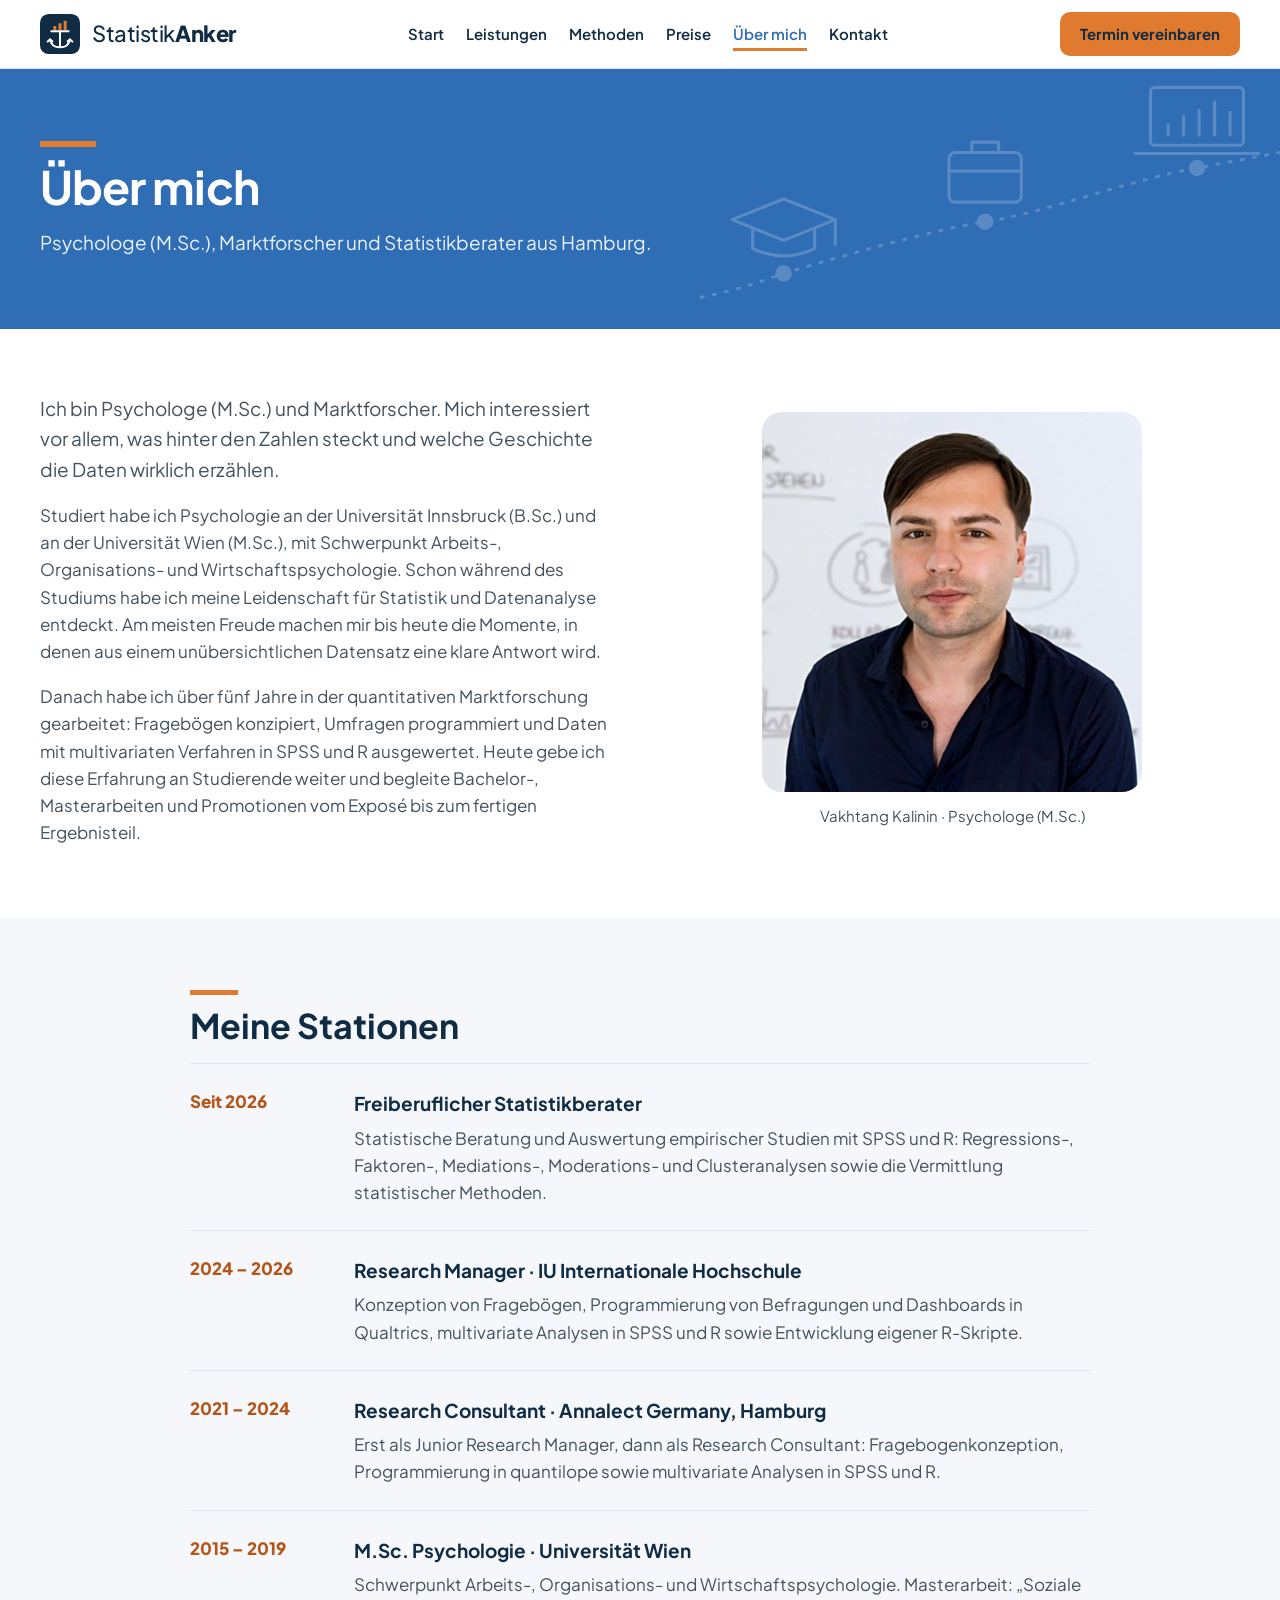
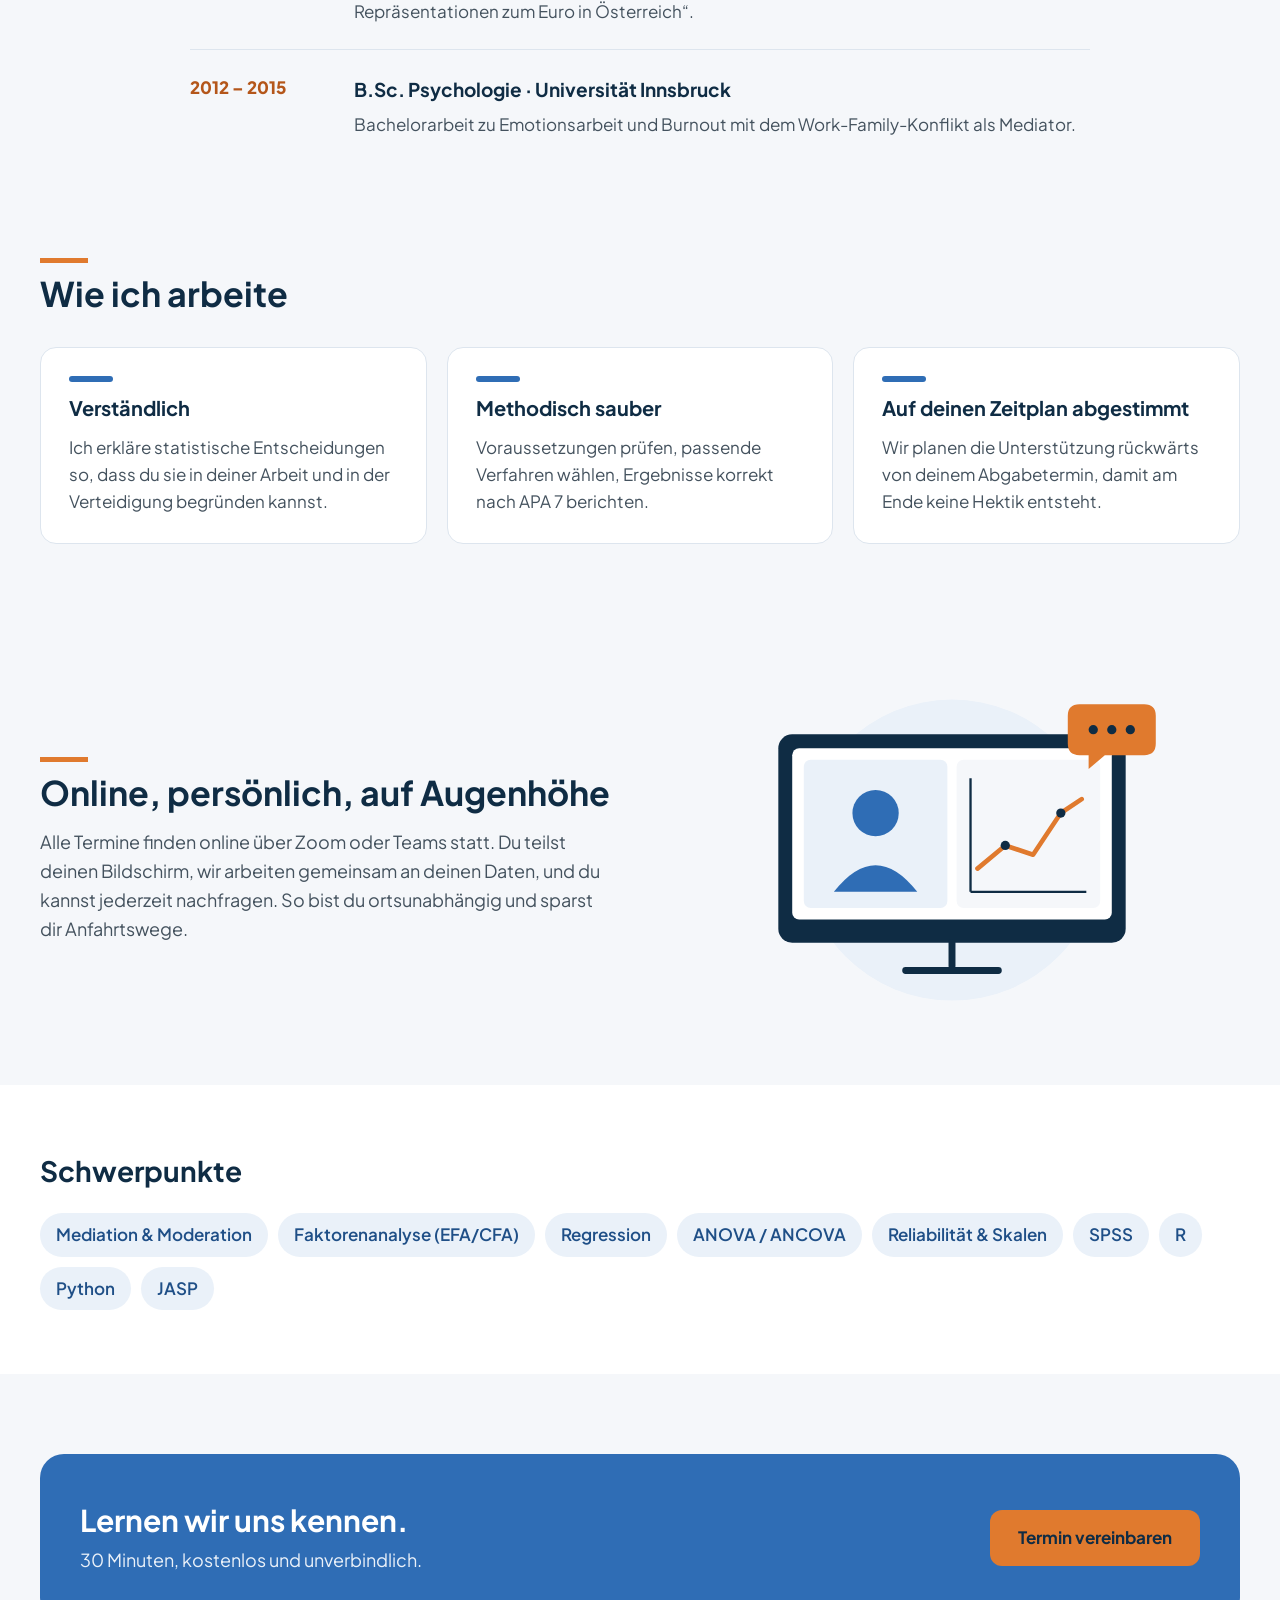
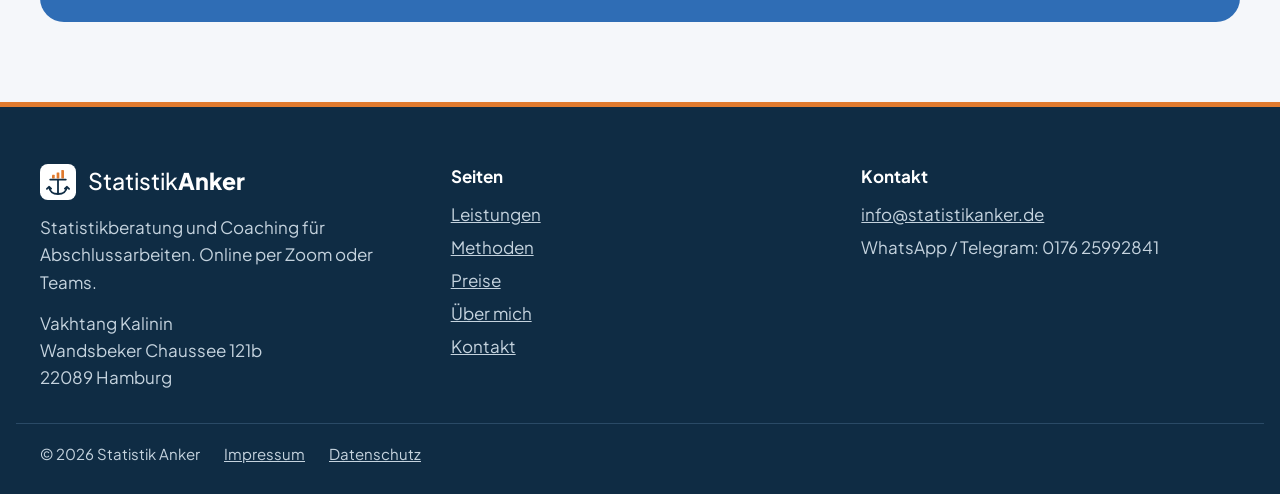
<file: ueber-mich.html>
<!doctype html>
<html lang="de">
<head>
<meta charset="utf-8">
<meta name="viewport" content="width=device-width, initial-scale=1">
<title>Über mich – Statistikberater &amp; Psychologe (M.Sc.) | Statistik Anker</title>
<meta name="description" content="Psychologe (M.Sc.) und Marktforscher mit über fünf Jahren Erfahrung in der Datenanalyse. Statistikberatung aus Hamburg für Studierende.">
<link rel="canonical" href="https://statistikanker.de/ueber-mich.html">
<meta property="og:type" content="website">
<meta property="og:title" content="Über mich – Statistikberater &amp; Psychologe (M.Sc.) | Statistik Anker">
<meta property="og:description" content="Psychologe (M.Sc.) und Marktforscher mit über fünf Jahren Erfahrung in der Datenanalyse. Statistikberatung aus Hamburg für Studierende.">
<meta property="og:url" content="https://statistikanker.de/ueber-mich.html">
<meta property="og:locale" content="de_DE">
<link rel="icon" href="favicon.svg" type="image/svg+xml">
<link rel="stylesheet" href="fonts.css">
<style>
body{margin:0}
a{color:#2F6DB5}a:hover{color:#1F4F87}
li::marker{color:#E07A2E}

*:focus-visible{outline:3px solid #E07A2E;outline-offset:2px}
html{scroll-behavior:smooth}
@media (prefers-reduced-motion: reduce){html{scroll-behavior:auto}}
</style>
</head>
<body>
<div style="min-height: 100vh; background: #F5F7FA; color: #1E2B36; font-family: 'Plus Jakarta Sans', 'Segoe UI', system-ui, -apple-system, Arial, sans-serif; font-size: 17px; line-height: 1.6">

<header style="position: sticky; top: 0; z-index: 20; background: #FFFFFF; border-bottom: 1px solid #DDE5EE">
<div style="max-width: 1200px; margin: 0 auto; padding: 12px 24px; display: flex; flex-wrap: wrap; align-items: center; justify-content: space-between; gap: 12px 24px">
<a href="index.html" aria-label="Statistik Anker, zur Startseite" style="display: flex; align-items: center; gap: 12px; text-decoration: none">
<svg width="40" height="40" viewBox="0 0 120 120" fill="none" aria-hidden="true"><rect width="120" height="120" rx="26" fill="#0F2C44"></rect><rect x="40" y="36" width="9" height="12" rx="1.5" fill="#E07A2E"></rect><rect x="55.5" y="28" width="9" height="20" rx="1.5" fill="#E07A2E"></rect><rect x="71" y="20" width="9" height="28" rx="1.5" fill="#E07A2E"></rect><path d="M34 52 H86 M60 52 V98 M30 76 Q34 100 60 100 Q86 100 90 76 M23 83 L30 76 L37 82 M83 82 L90 76 L97 83" stroke="#FFFFFF" stroke-width="6" stroke-linecap="round" stroke-linejoin="round"></path></svg>
<span style="font-size: 22px; color: #0F2C44; letter-spacing: -0.02em"><span style="font-weight: 500">Statistik</span><span style="font-weight: 800">Anker</span></span>
</a>
<nav aria-label="Hauptmenü" style="display: flex; flex-wrap: wrap; gap: 4px 22px; font-size: 15px; font-weight: 600">
<a href="index.html" style="color: #0F2C44; text-decoration: none; padding: 10px 0">Start</a>
<a href="leistungen.html" style="color: #0F2C44; text-decoration: none; padding: 10px 0">Leistungen</a>
<a href="methoden.html" style="color: #0F2C44; text-decoration: none; padding: 10px 0">Methoden</a>
<a href="preise.html" style="color: #0F2C44; text-decoration: none; padding: 10px 0">Preise</a>
<a href="ueber-mich.html" aria-current="page" style="color: #2F6DB5; text-decoration: underline; text-decoration-color: #E07A2E; text-decoration-thickness: 3px; text-underline-offset: 8px; padding: 10px 0">Über mich</a>
<a href="kontakt.html" style="color: #0F2C44; text-decoration: none; padding: 10px 0">Kontakt</a>
</nav>
<a href="kontakt.html" style="display: inline-flex; align-items: center; min-height: 44px; box-sizing: border-box; padding: 10px 20px; border-radius: 10px; background: #E07A2E; color: #0F2C44; font-size: 15px; font-weight: 700; text-decoration: none">Termin vereinbaren</a>
</div>
</header>

<section style="position: relative; overflow: hidden; background: #2F6DB5">
<svg aria-hidden="true" viewBox="0 0 600 260" fill="none" stroke="#FFFFFF" stroke-width="3" stroke-linecap="round" stroke-linejoin="round" style="position: absolute; right: -10px; top: 50%; transform: translateY(-50%); width: min(620px, 75%); height: auto; opacity: 0.2"><path d="M30 225 C80 215 100 205 110 202 S250 160 305 152 S450 110 510 100 L590 85" stroke-dasharray="2 10"></path><g fill="#FFFFFF" stroke="none"><circle cx="110" cy="202" r="8"></circle><circle cx="305" cy="152" r="8"></circle><circle cx="510" cy="100" r="8"></circle></g><path d="M60 150 L110 130 L160 150 L110 170 Z M80 158 V178 Q110 192 140 178 V158 M160 150 V174"></path><rect x="270" y="85" width="70" height="48" rx="6"></rect><path d="M292 85 V75 H318 V85 M270 103 H340"></path><rect x="465" y="22" width="90" height="56" rx="4"></rect><path d="M450 86 H570 M482 68 V58 M497 68 V50 M512 68 V44 M527 68 V36 M542 68 V46"></path></svg>
<div style="position: relative; max-width: 1200px; margin: 0 auto; padding: 72px 24px; display: flex; flex-direction: column; gap: 14px">
<h1 style="margin: 0; padding-top: 20px; background: linear-gradient(#E07A2E, #E07A2E) left top / 56px 6px no-repeat; font-size: 46px; line-height: 1.12; color: #FFFFFF; letter-spacing: -0.02em">Über mich</h1>
<p style="margin: 0; font-size: 19px; color: #EAF1F9; max-width: 680px">Psychologe (M.Sc.), Marktforscher und Statistikberater aus Hamburg.</p>
</div>
</section>

<section style="background: #FFFFFF">
<div style="max-width: 1200px; margin: 0 auto; padding: 64px 24px 72px; display: grid; grid-template-columns: repeat(auto-fit, minmax(300px, 1fr)); gap: 48px; align-items: center">
<div style="display: flex; flex-direction: column; gap: 18px">
<p style="margin: 0; font-size: 19px; color: #44525E">Ich bin Psychologe (M.Sc.) und Marktforscher. Mich interessiert vor allem, was hinter den Zahlen steckt und welche Geschichte die Daten wirklich erzählen.</p>
<p style="margin: 0; color: #44525E">Studiert habe ich Psychologie an der Universität Innsbruck (B.Sc.) und an der Universität Wien (M.Sc.), mit Schwerpunkt Arbeits-, Organisations- und Wirtschaftspsychologie. Schon während des Studiums habe ich meine Leidenschaft für Statistik und Datenanalyse entdeckt. Am meisten Freude machen mir bis heute die Momente, in denen aus einem unübersichtlichen Datensatz eine klare Antwort wird.</p>
<p style="margin: 0; color: #44525E">Danach habe ich über fünf Jahre in der quantitativen Marktforschung gearbeitet: Fragebögen konzipiert, Umfragen programmiert und Daten mit multivariaten Verfahren in SPSS und R ausgewertet. Heute gebe ich diese Erfahrung an Studierende weiter und begleite Bachelor-, Masterarbeiten und Promotionen vom Exposé bis zum fertigen Ergebnisteil.</p>
</div>
<figure style="margin: 0; display: flex; flex-direction: column; gap: 12px; align-items: center">
<img src="foto-vakhtang.jpg" alt="Vakhtang Kalinin, Statistikberater und Psychologe (M.Sc.)" style="width: 100%; max-width: 380px; aspect-ratio: 1 / 1; object-fit: cover; border-radius: 20px; display: block">
<figcaption style="font-size: 15px; color: #44525E; text-align: center">Vakhtang Kalinin · Psychologe (M.Sc.)</figcaption>
</figure>
</div>
</section>

<section>
<div style="max-width: 900px; margin: 0 auto; padding: 72px 24px 24px; display: flex; flex-direction: column; gap: 16px">
<h2 style="margin: 0; padding-top: 16px; background: linear-gradient(#E07A2E, #E07A2E) left top / 48px 5px no-repeat; font-size: 34px; line-height: 1.2; color: #0F2C44">Meine Stationen</h2>
<div style="display: flex; flex-direction: column">
<div style="display: grid; grid-template-columns: minmax(110px, 140px) minmax(0, 1fr); gap: 8px 24px; padding: 24px 0; border-top: 1px solid #DDE5EE"><div style="font-weight: 800; color: #B4561A">Seit 2026</div><div style="display: flex; flex-direction: column; gap: 6px"><h3 style="margin: 0; font-size: 19px; color: #0F2C44">Freiberuflicher Statistikberater</h3><p style="margin: 0; color: #44525E">Statistische Beratung und Auswertung empirischer Studien mit SPSS und R: Regressions-, Faktoren-, Mediations-, Moderations- und Clusteranalysen sowie die Vermittlung statistischer Methoden.</p></div></div>
<div style="display: grid; grid-template-columns: minmax(110px, 140px) minmax(0, 1fr); gap: 8px 24px; padding: 24px 0; border-top: 1px solid #DDE5EE"><div style="font-weight: 800; color: #B4561A">2024 – 2026</div><div style="display: flex; flex-direction: column; gap: 6px"><h3 style="margin: 0; font-size: 19px; color: #0F2C44">Research Manager · IU Internationale Hochschule</h3><p style="margin: 0; color: #44525E">Konzeption von Fragebögen, Programmierung von Befragungen und Dashboards in Qualtrics, multivariate Analysen in SPSS und R sowie Entwicklung eigener R-Skripte.</p></div></div>
<div style="display: grid; grid-template-columns: minmax(110px, 140px) minmax(0, 1fr); gap: 8px 24px; padding: 24px 0; border-top: 1px solid #DDE5EE"><div style="font-weight: 800; color: #B4561A">2021 – 2024</div><div style="display: flex; flex-direction: column; gap: 6px"><h3 style="margin: 0; font-size: 19px; color: #0F2C44">Research Consultant · Annalect Germany, Hamburg</h3><p style="margin: 0; color: #44525E">Erst als Junior Research Manager, dann als Research Consultant: Fragebogenkonzeption, Programmierung in quantilope sowie multivariate Analysen in SPSS und R.</p></div></div>
<div style="display: grid; grid-template-columns: minmax(110px, 140px) minmax(0, 1fr); gap: 8px 24px; padding: 24px 0; border-top: 1px solid #DDE5EE"><div style="font-weight: 800; color: #B4561A">2015 – 2019</div><div style="display: flex; flex-direction: column; gap: 6px"><h3 style="margin: 0; font-size: 19px; color: #0F2C44">M.Sc. Psychologie · Universität Wien</h3><p style="margin: 0; color: #44525E">Schwerpunkt Arbeits-, Organisations- und Wirtschaftspsychologie. Masterarbeit: „Soziale Repräsentationen zum Euro in Österreich“.</p></div></div>
<div style="display: grid; grid-template-columns: minmax(110px, 140px) minmax(0, 1fr); gap: 8px 24px; padding: 24px 0; border-top: 1px solid #DDE5EE"><div style="font-weight: 800; color: #B4561A">2012 – 2015</div><div style="display: flex; flex-direction: column; gap: 6px"><h3 style="margin: 0; font-size: 19px; color: #0F2C44">B.Sc. Psychologie · Universität Innsbruck</h3><p style="margin: 0; color: #44525E">Bachelorarbeit zu Emotionsarbeit und Burnout mit dem Work-Family-Konflikt als Mediator.</p></div></div>
</div>
</div>
</section>

<section>
<div style="max-width: 1200px; margin: 0 auto; padding: 72px 24px; display: flex; flex-direction: column; gap: 32px">
<h2 style="margin: 0; padding-top: 16px; background: linear-gradient(#E07A2E, #E07A2E) left top / 48px 5px no-repeat; font-size: 34px; line-height: 1.2; color: #0F2C44">Wie ich arbeite</h2>
<div style="display: grid; grid-template-columns: repeat(auto-fit, minmax(260px, 1fr)); gap: 20px">
<div style="background: #FFFFFF; border: 1px solid #DDE5EE; border-radius: 16px; padding: 28px; display: flex; flex-direction: column; gap: 10px"><div style="width: 44px; height: 6px; border-radius: 3px; background: #2F6DB5"></div><h3 style="margin: 0; font-size: 20px; color: #0F2C44">Verständlich</h3><p style="margin: 0; color: #44525E">Ich erkläre statistische Entscheidungen so, dass du sie in deiner Arbeit und in der Verteidigung begründen kannst.</p></div>
<div style="background: #FFFFFF; border: 1px solid #DDE5EE; border-radius: 16px; padding: 28px; display: flex; flex-direction: column; gap: 10px"><div style="width: 44px; height: 6px; border-radius: 3px; background: #2F6DB5"></div><h3 style="margin: 0; font-size: 20px; color: #0F2C44">Methodisch sauber</h3><p style="margin: 0; color: #44525E">Voraussetzungen prüfen, passende Verfahren wählen, Ergebnisse korrekt nach APA 7 berichten.</p></div>
<div style="background: #FFFFFF; border: 1px solid #DDE5EE; border-radius: 16px; padding: 28px; display: flex; flex-direction: column; gap: 10px"><div style="width: 44px; height: 6px; border-radius: 3px; background: #2F6DB5"></div><h3 style="margin: 0; font-size: 20px; color: #0F2C44">Auf deinen Zeitplan abgestimmt</h3><p style="margin: 0; color: #44525E">Wir planen die Unterstützung rückwärts von deinem Abgabetermin, damit am Ende keine Hektik entsteht.</p></div>
</div>
</div>
</section>

<section>
<div style="max-width: 1200px; margin: 0 auto; padding: 72px 24px; display: grid; grid-template-columns: repeat(auto-fit, minmax(320px, 1fr)); gap: 48px; align-items: center">
<div style="display: flex; flex-direction: column; gap: 14px">
<h2 style="margin: 0; padding-top: 16px; background: linear-gradient(#E07A2E, #E07A2E) left top / 48px 5px no-repeat; font-size: 34px; line-height: 1.2; color: #0F2C44">Online, persönlich, auf Augenhöhe</h2>
<p style="margin: 0; font-size: 18px; color: #44525E">Alle Termine finden online über Zoom oder Teams statt. Du teilst deinen Bildschirm, wir arbeiten gemeinsam an deinen Daten, und du kannst jederzeit nachfragen. So bist du ortsunabhängig und sparst dir Anfahrtswege.</p>
</div>
<figure style="margin: 0; display: flex; justify-content: center">
<svg viewBox="0 0 380 280" width="100%" role="img" aria-label="Illustration: Videocall mit einer Person und einem Liniendiagramm auf dem Bildschirm" style="display: block; max-width: 440px; height: auto">
<circle cx="190" cy="140" r="130" fill="#EAF1F9"></circle>
<rect x="40" y="40" width="300" height="180" rx="12" fill="#0F2C44"></rect>
<rect x="52" y="52" width="276" height="148" rx="6" fill="#FFFFFF"></rect>
<path d="M190 220 V240 M150 244 H230" stroke="#0F2C44" stroke-width="6" stroke-linecap="round"></path>
<rect x="62" y="62" width="124" height="128" rx="6" fill="#EAF1F9"></rect>
<circle cx="124" cy="108" r="20" fill="#2F6DB5"></circle><path d="M88 176 Q124 130 160 176 Z" fill="#2F6DB5"></path>
<rect x="194" y="62" width="124" height="128" rx="6" fill="#F5F7FA"></rect>
<path d="M206 176 H306 M206 176 V78" stroke="#0F2C44" stroke-width="2"></path>
<path d="M212 156 L236 136 L260 144 L284 108 L302 96" stroke="#E07A2E" stroke-width="4" fill="none" stroke-linecap="round" stroke-linejoin="round"></path>
<circle cx="236" cy="136" r="4" fill="#0F2C44"></circle><circle cx="284" cy="108" r="4" fill="#0F2C44"></circle>
<path d="M300 14 H356 Q366 14 366 24 V48 Q366 58 356 58 H322 L308 70 V58 H300 Q290 58 290 48 V24 Q290 14 300 14 Z" fill="#E07A2E"></path>
<circle cx="312" cy="36" r="4" fill="#0F2C44"></circle><circle cx="328" cy="36" r="4" fill="#0F2C44"></circle><circle cx="344" cy="36" r="4" fill="#0F2C44"></circle>
</svg>
</figure>
</div>
</section>

<section style="background: #FFFFFF">
<div style="max-width: 1200px; margin: 0 auto; padding: 64px 24px; display: flex; flex-direction: column; gap: 20px">
<h2 style="margin: 0; font-size: 28px; color: #0F2C44">Schwerpunkte</h2>
<div style="display: flex; flex-wrap: wrap; gap: 10px">
<span style="padding: 8px 16px; border-radius: 999px; background: #EAF1F9; color: #1F4F87; font-weight: 600">Mediation &amp; Moderation</span>
<span style="padding: 8px 16px; border-radius: 999px; background: #EAF1F9; color: #1F4F87; font-weight: 600">Faktorenanalyse (EFA/CFA)</span>
<span style="padding: 8px 16px; border-radius: 999px; background: #EAF1F9; color: #1F4F87; font-weight: 600">Regression</span>
<span style="padding: 8px 16px; border-radius: 999px; background: #EAF1F9; color: #1F4F87; font-weight: 600">ANOVA / ANCOVA</span>
<span style="padding: 8px 16px; border-radius: 999px; background: #EAF1F9; color: #1F4F87; font-weight: 600">Reliabilität &amp; Skalen</span>
<span style="padding: 8px 16px; border-radius: 999px; background: #EAF1F9; color: #1F4F87; font-weight: 600">SPSS</span>
<span style="padding: 8px 16px; border-radius: 999px; background: #EAF1F9; color: #1F4F87; font-weight: 600">R</span>
<span style="padding: 8px 16px; border-radius: 999px; background: #EAF1F9; color: #1F4F87; font-weight: 600">Python</span>
<span style="padding: 8px 16px; border-radius: 999px; background: #EAF1F9; color: #1F4F87; font-weight: 600">JASP</span>
</div>
</div>
</section>

<section>
<div style="max-width: 1200px; margin: 0 auto; padding: 80px 24px">
<div style="background: #2F6DB5; border-radius: 24px; padding: 48px 40px; display: flex; flex-wrap: wrap; justify-content: space-between; align-items: center; gap: 24px">
<div style="display: flex; flex-direction: column; gap: 8px; max-width: 640px"><h2 style="margin: 0; font-size: 30px; line-height: 1.2; color: #FFFFFF">Lernen wir uns kennen.</h2><p style="margin: 0; font-size: 18px; color: #EAF1F9">30 Minuten, kostenlos und unverbindlich.</p></div>
<a href="kontakt.html" style="display: inline-flex; align-items: center; min-height: 52px; box-sizing: border-box; padding: 14px 28px; border-radius: 12px; background: #E07A2E; color: #0F2C44; font-size: 17px; font-weight: 700; text-decoration: none">Termin vereinbaren</a>
</div>
</div>
</section>

<footer style="background: #0F2C44; color: #FFFFFF; border-top: 5px solid #E07A2E; font-family: 'Plus Jakarta Sans', 'Segoe UI', system-ui, -apple-system, Arial, sans-serif; font-size: 17px; line-height: 1.6">
<div style="max-width: 1200px; margin: 0 auto; padding: 56px 24px 32px; display: grid; grid-template-columns: repeat(auto-fit, minmax(220px, 1fr)); gap: 32px">
<div style="display: flex; flex-direction: column; gap: 14px">
<div style="display: flex; align-items: center; gap: 12px"><svg width="36" height="36" viewBox="0 0 120 120" fill="none" aria-hidden="true"><rect width="120" height="120" rx="26" fill="#FFFFFF"></rect><rect x="40" y="36" width="9" height="12" rx="1.5" fill="#E07A2E"></rect><rect x="55.5" y="28" width="9" height="20" rx="1.5" fill="#E07A2E"></rect><rect x="71" y="20" width="9" height="28" rx="1.5" fill="#E07A2E"></rect><path d="M34 52 H86 M60 52 V98 M30 76 Q34 100 60 100 Q86 100 90 76 M23 83 L30 76 L37 82 M83 82 L90 76 L97 83" stroke="#0F2C44" stroke-width="6" stroke-linecap="round" stroke-linejoin="round"></path></svg><span style="font-size: 23px"><span style="font-weight: 500">Statistik</span><span style="font-weight: 800">Anker</span></span></div>
<p style="margin: 0; font-size: 17px; color: #C5D3DE">Statistikberatung und Coaching für Abschlussarbeiten. Online per Zoom oder Teams.</p>
<p style="margin: 0; font-size: 17px; color: #C5D3DE">Vakhtang Kalinin<br>Wandsbeker Chaussee 121b<br>22089 Hamburg</p>
</div>
<div style="display: flex; flex-direction: column; gap: 6px; font-size: 17px">
<div style="font-weight: 700; margin-bottom: 4px">Seiten</div>
<a href="leistungen.html" style="color: #C5D3DE">Leistungen</a>
<a href="methoden.html" style="color: #C5D3DE">Methoden</a>
<a href="preise.html" style="color: #C5D3DE">Preise</a>
<a href="ueber-mich.html" style="color: #C5D3DE">Über mich</a>
<a href="kontakt.html" style="color: #C5D3DE">Kontakt</a>
</div>
<div style="display: flex; flex-direction: column; gap: 6px; font-size: 17px">
<div style="font-weight: 700; margin-bottom: 4px">Kontakt</div>
<a href="mailto:info@statistikanker.de" style="color: #C5D3DE">info@statistikanker.de</a>
<span style="color: #C5D3DE">WhatsApp / Telegram: 0176 25992841</span>
</div>
</div>
<div style="max-width: 1200px; margin: 0 auto; padding: 18px 24px 28px; border-top: 1px solid #2A4A66; display: flex; flex-wrap: wrap; gap: 8px 24px; font-size: 15px; color: #C5D3DE">
<span>© 2026 Statistik Anker</span>
<a href="impressum.html" style="color: #C5D3DE">Impressum</a>
<a href="datenschutz.html" style="color: #C5D3DE">Datenschutz</a>
</div>
</footer>

</div>

</body>
</html>
</file>
<file: fonts.css>
@font-face{font-family:'Plus Jakarta Sans';font-style:normal;font-weight:400;font-display:swap;src:url(plus-jakarta-sans-latin-ext-400-normal.woff2) format('woff2');unicode-range:U+0100-02BA, U+02BD-02C5, U+02C7-02CC, U+02CE-02D7, U+02DD-02FF, U+0304, U+0308, U+0329, U+1D00-1DBF, U+1E00-1E9F, U+1EF2-1EFF, U+2020, U+20A0-20AB, U+20AD-20C0, U+2113, U+2C60-2C7F, U+A720-A7FF}
@font-face{font-family:'Plus Jakarta Sans';font-style:normal;font-weight:400;font-display:swap;src:url(plus-jakarta-sans-latin-400-normal.woff2) format('woff2');unicode-range:U+0000-00FF, U+0131, U+0152-0153, U+02BB-02BC, U+02C6, U+02DA, U+02DC, U+0304, U+0308, U+0329, U+2000-206F, U+20AC, U+2122, U+2191, U+2193, U+2212, U+2215, U+FEFF, U+FFFD}
@font-face{font-family:'Plus Jakarta Sans';font-style:normal;font-weight:500;font-display:swap;src:url(plus-jakarta-sans-latin-ext-500-normal.woff2) format('woff2');unicode-range:U+0100-02BA, U+02BD-02C5, U+02C7-02CC, U+02CE-02D7, U+02DD-02FF, U+0304, U+0308, U+0329, U+1D00-1DBF, U+1E00-1E9F, U+1EF2-1EFF, U+2020, U+20A0-20AB, U+20AD-20C0, U+2113, U+2C60-2C7F, U+A720-A7FF}
@font-face{font-family:'Plus Jakarta Sans';font-style:normal;font-weight:500;font-display:swap;src:url(plus-jakarta-sans-latin-500-normal.woff2) format('woff2');unicode-range:U+0000-00FF, U+0131, U+0152-0153, U+02BB-02BC, U+02C6, U+02DA, U+02DC, U+0304, U+0308, U+0329, U+2000-206F, U+20AC, U+2122, U+2191, U+2193, U+2212, U+2215, U+FEFF, U+FFFD}
@font-face{font-family:'Plus Jakarta Sans';font-style:normal;font-weight:600;font-display:swap;src:url(plus-jakarta-sans-latin-ext-600-normal.woff2) format('woff2');unicode-range:U+0100-02BA, U+02BD-02C5, U+02C7-02CC, U+02CE-02D7, U+02DD-02FF, U+0304, U+0308, U+0329, U+1D00-1DBF, U+1E00-1E9F, U+1EF2-1EFF, U+2020, U+20A0-20AB, U+20AD-20C0, U+2113, U+2C60-2C7F, U+A720-A7FF}
@font-face{font-family:'Plus Jakarta Sans';font-style:normal;font-weight:600;font-display:swap;src:url(plus-jakarta-sans-latin-600-normal.woff2) format('woff2');unicode-range:U+0000-00FF, U+0131, U+0152-0153, U+02BB-02BC, U+02C6, U+02DA, U+02DC, U+0304, U+0308, U+0329, U+2000-206F, U+20AC, U+2122, U+2191, U+2193, U+2212, U+2215, U+FEFF, U+FFFD}
@font-face{font-family:'Plus Jakarta Sans';font-style:normal;font-weight:700;font-display:swap;src:url(plus-jakarta-sans-latin-ext-700-normal.woff2) format('woff2');unicode-range:U+0100-02BA, U+02BD-02C5, U+02C7-02CC, U+02CE-02D7, U+02DD-02FF, U+0304, U+0308, U+0329, U+1D00-1DBF, U+1E00-1E9F, U+1EF2-1EFF, U+2020, U+20A0-20AB, U+20AD-20C0, U+2113, U+2C60-2C7F, U+A720-A7FF}
@font-face{font-family:'Plus Jakarta Sans';font-style:normal;font-weight:700;font-display:swap;src:url(plus-jakarta-sans-latin-700-normal.woff2) format('woff2');unicode-range:U+0000-00FF, U+0131, U+0152-0153, U+02BB-02BC, U+02C6, U+02DA, U+02DC, U+0304, U+0308, U+0329, U+2000-206F, U+20AC, U+2122, U+2191, U+2193, U+2212, U+2215, U+FEFF, U+FFFD}
@font-face{font-family:'Plus Jakarta Sans';font-style:normal;font-weight:800;font-display:swap;src:url(plus-jakarta-sans-latin-ext-800-normal.woff2) format('woff2');unicode-range:U+0100-02BA, U+02BD-02C5, U+02C7-02CC, U+02CE-02D7, U+02DD-02FF, U+0304, U+0308, U+0329, U+1D00-1DBF, U+1E00-1E9F, U+1EF2-1EFF, U+2020, U+20A0-20AB, U+20AD-20C0, U+2113, U+2C60-2C7F, U+A720-A7FF}
@font-face{font-family:'Plus Jakarta Sans';font-style:normal;font-weight:800;font-display:swap;src:url(plus-jakarta-sans-latin-800-normal.woff2) format('woff2');unicode-range:U+0000-00FF, U+0131, U+0152-0153, U+02BB-02BC, U+02C6, U+02DA, U+02DC, U+0304, U+0308, U+0329, U+2000-206F, U+20AC, U+2122, U+2191, U+2193, U+2212, U+2215, U+FEFF, U+FFFD}
</file>
